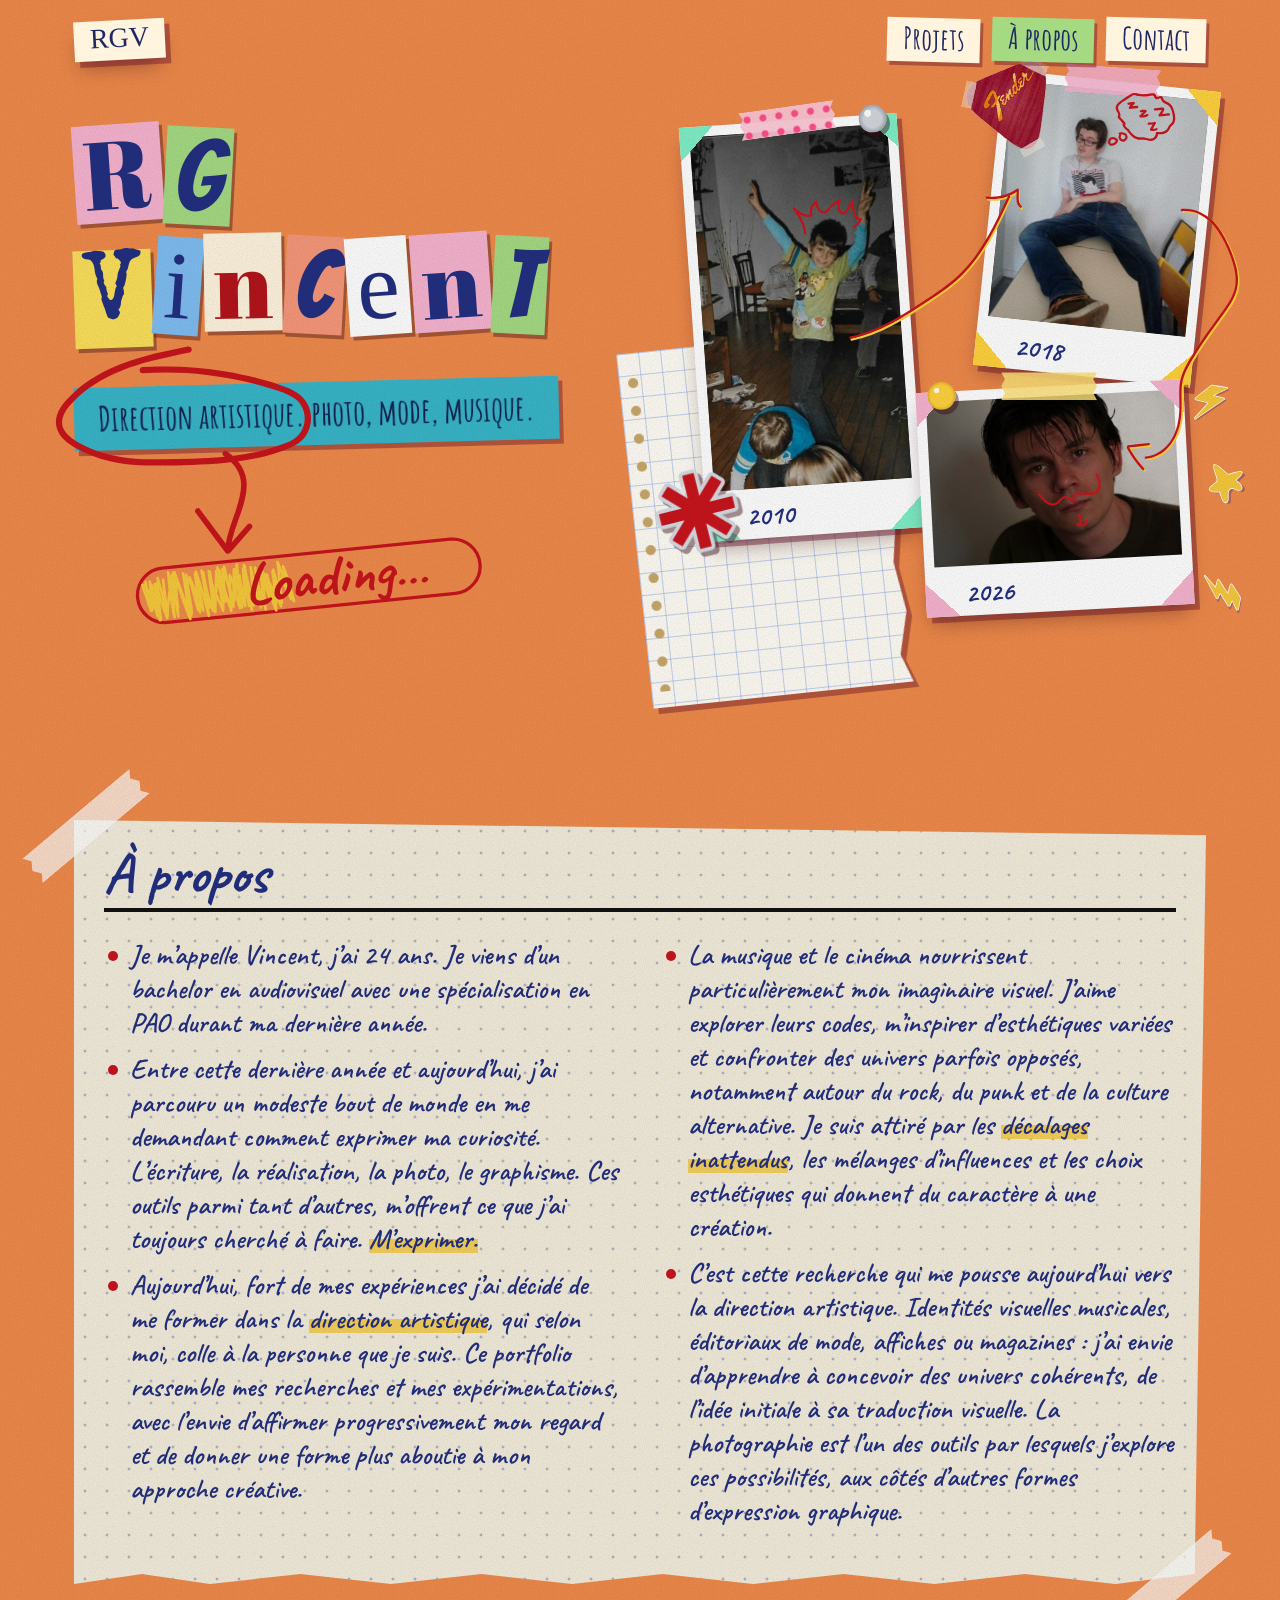
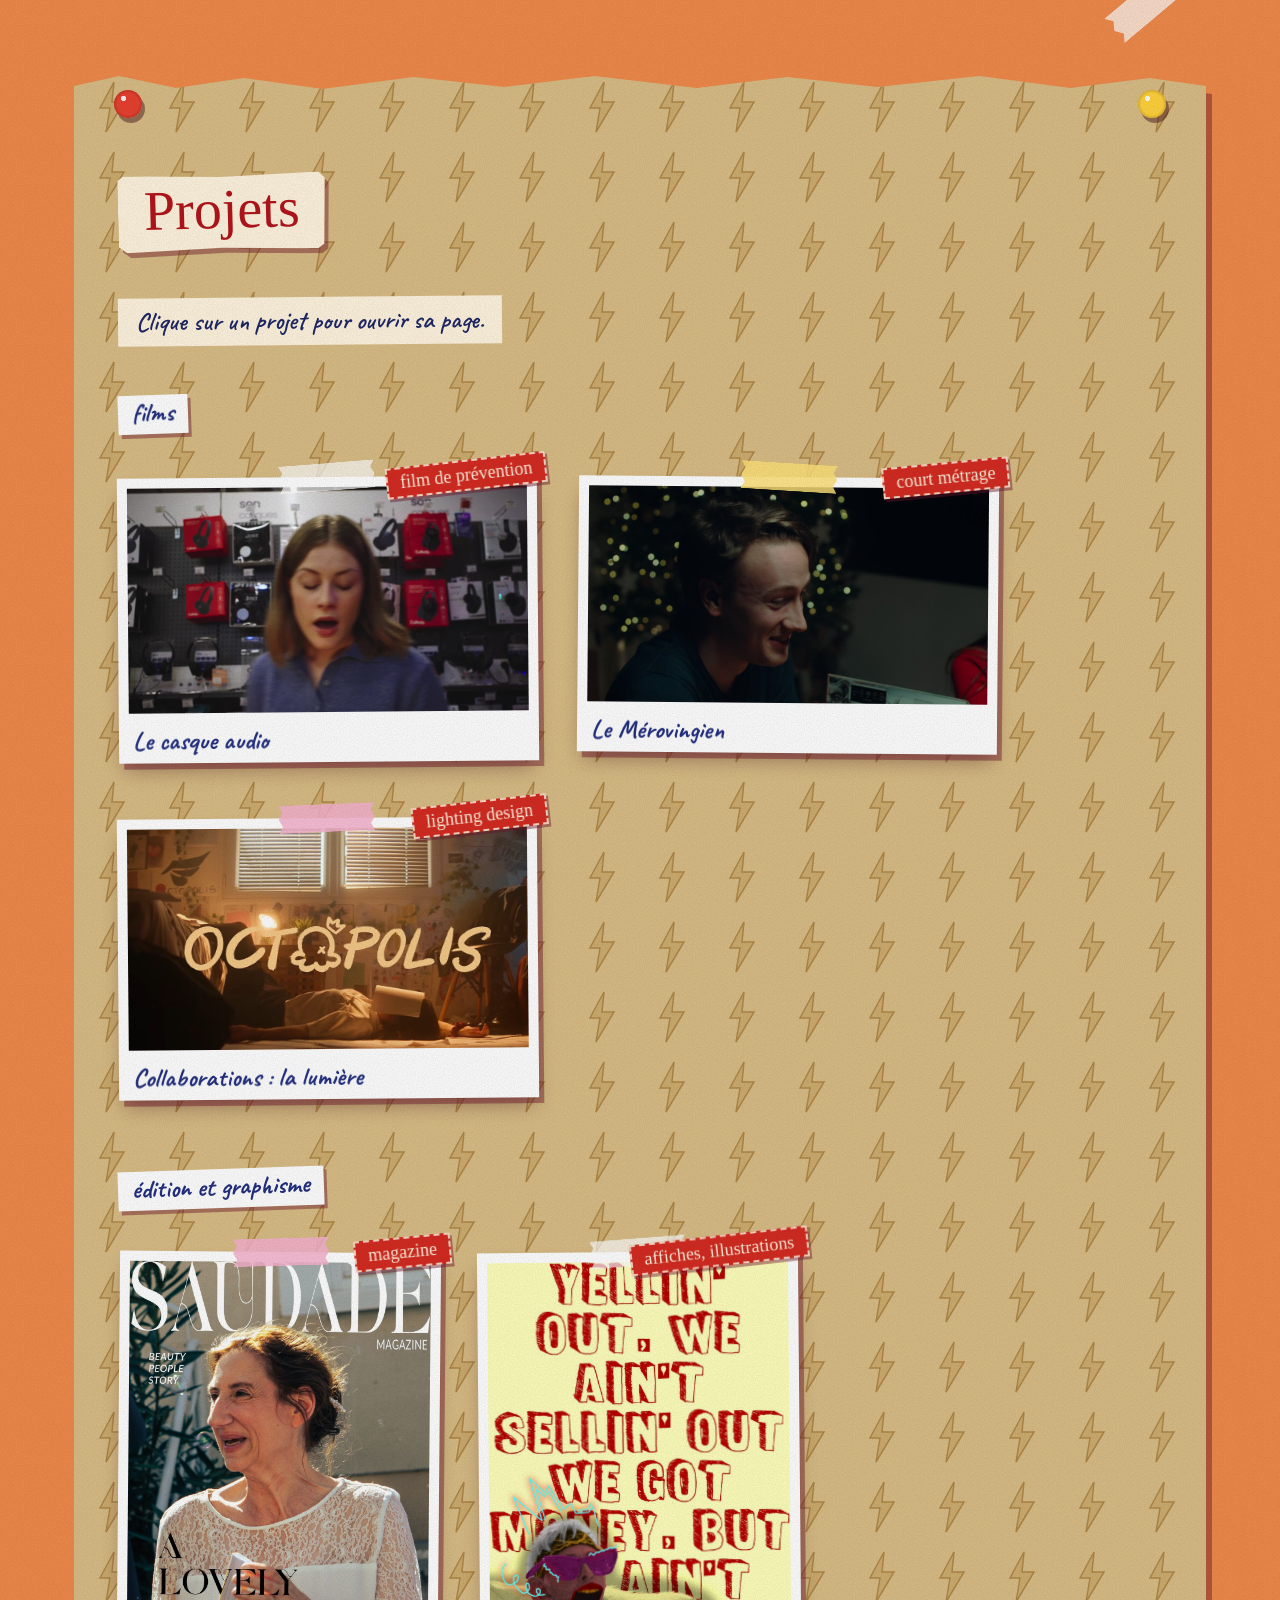
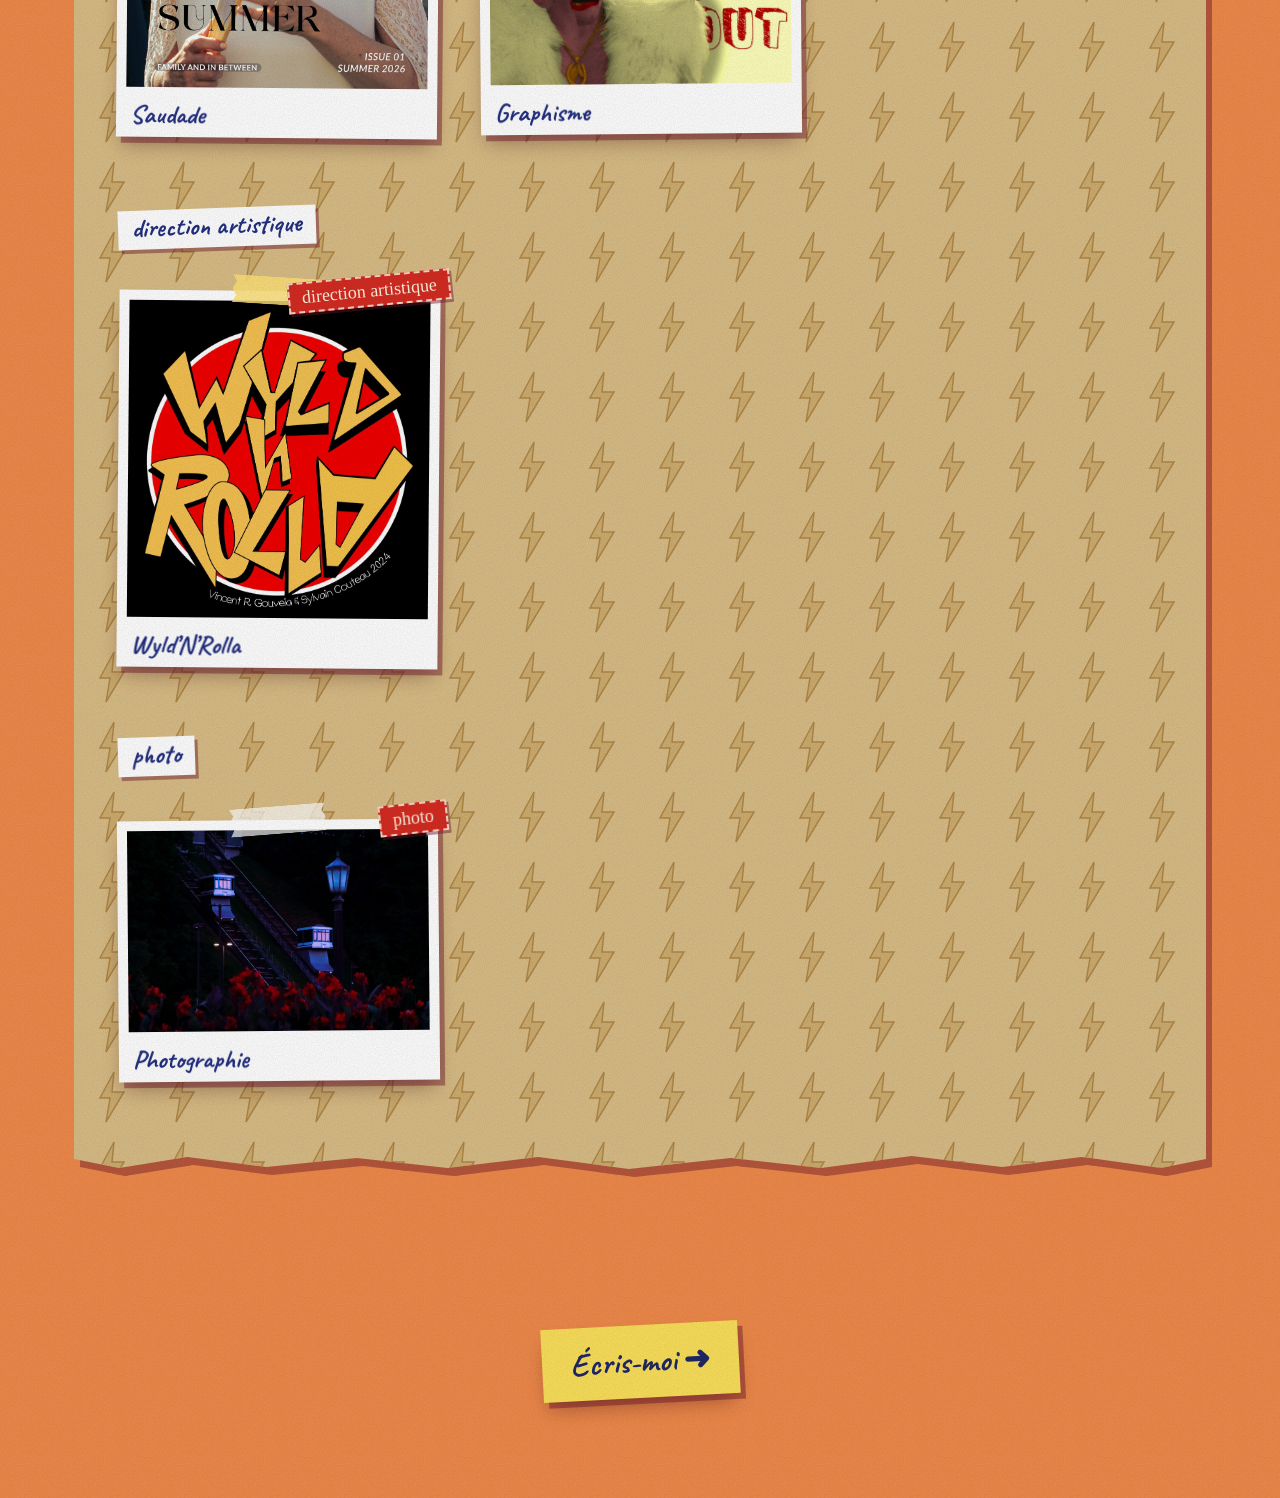
<file: index.html>
<!doctype html><html lang="fr"><head><meta charset="utf-8"><meta name="robots" content="noindex,nofollow"><title>Portfolio RG Vincent</title><meta http-equiv="refresh" content="0;url=Main.dc.html"><script>location.replace('Main.dc.html'+location.hash)</script></head><body></body></html>
</file>
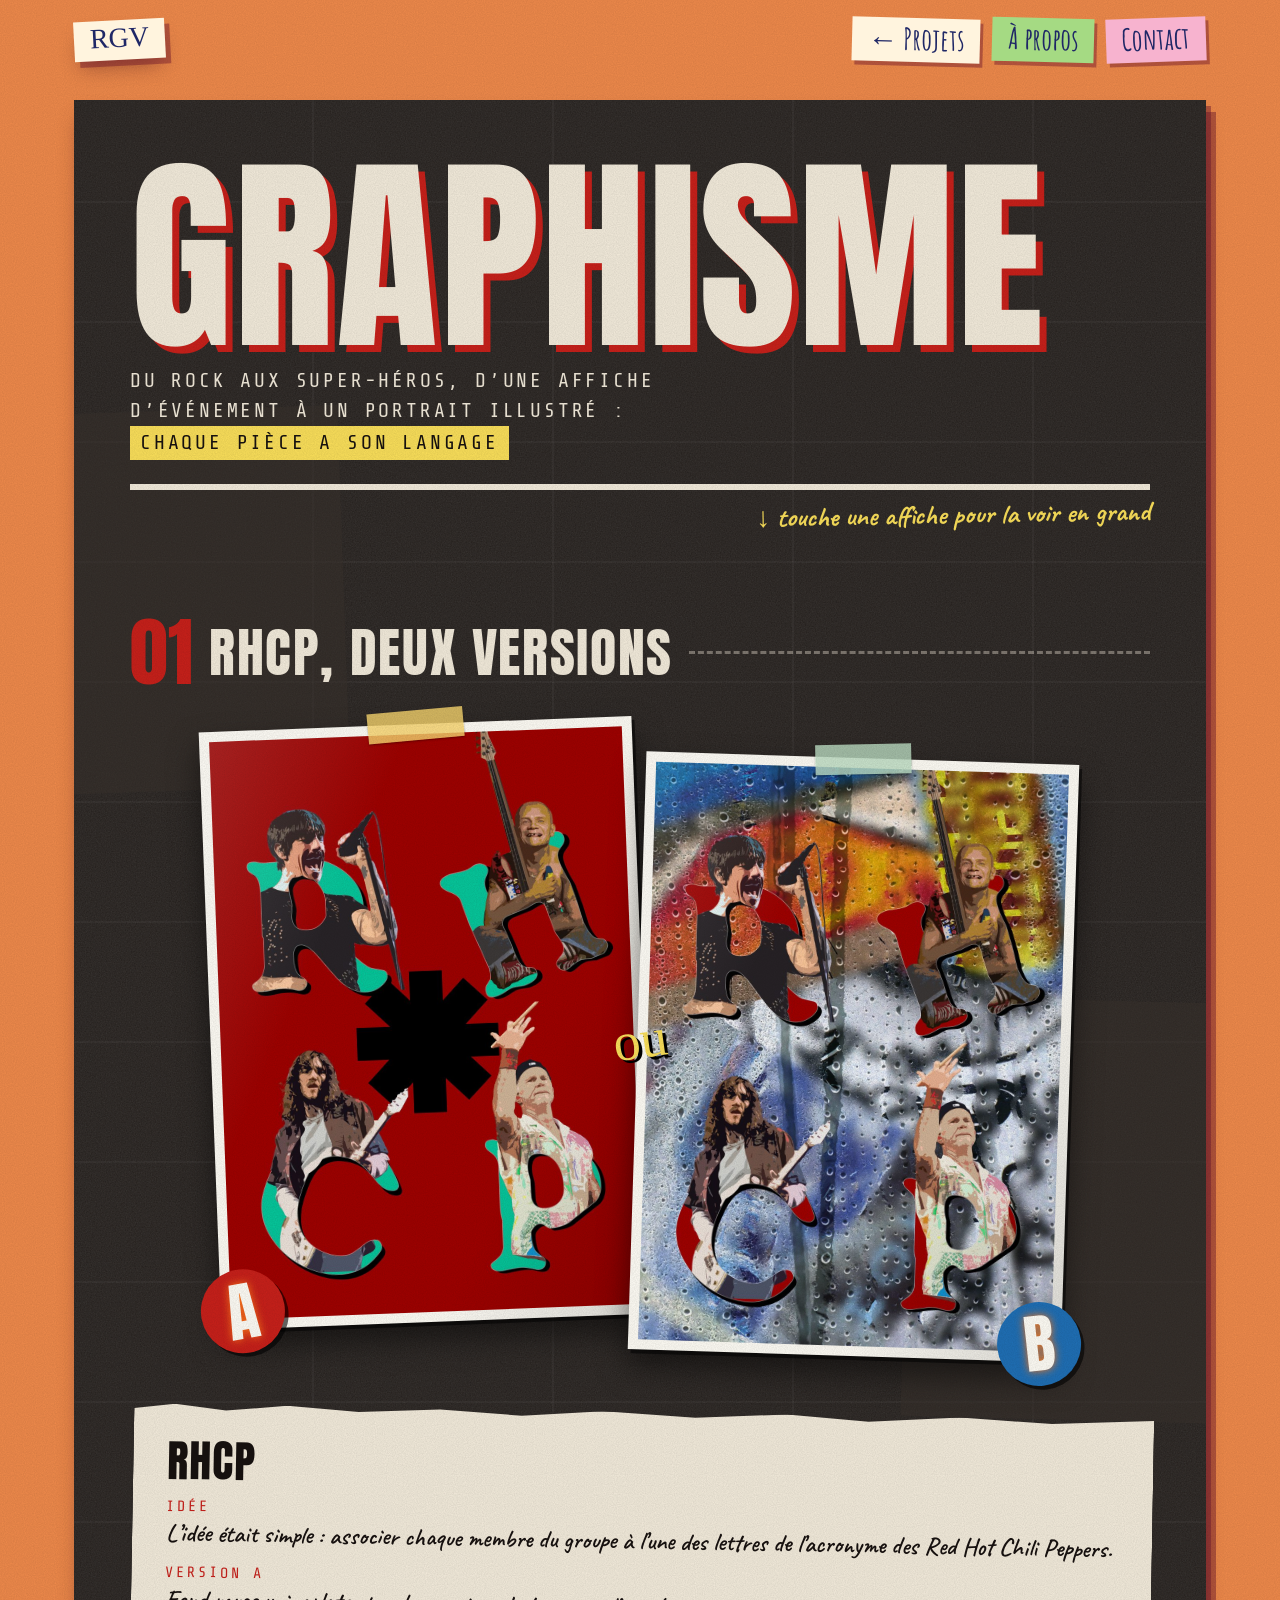
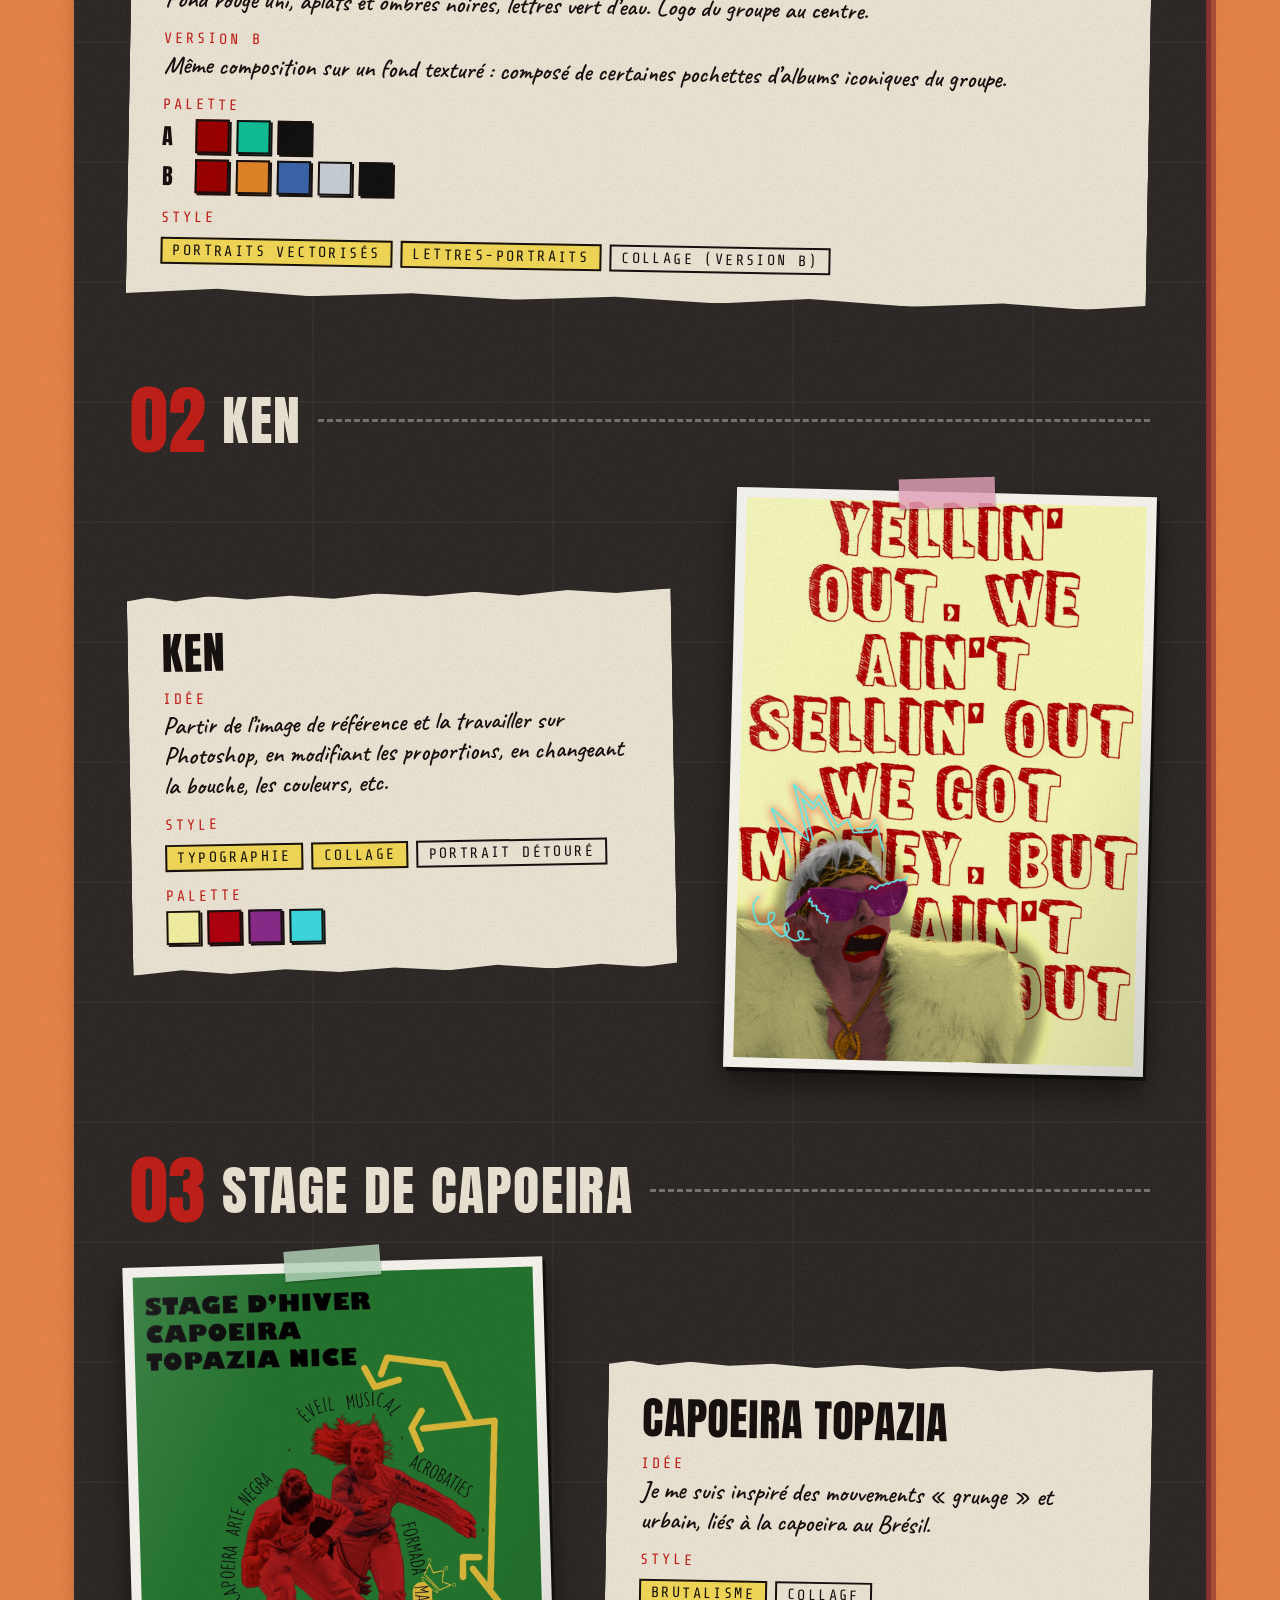
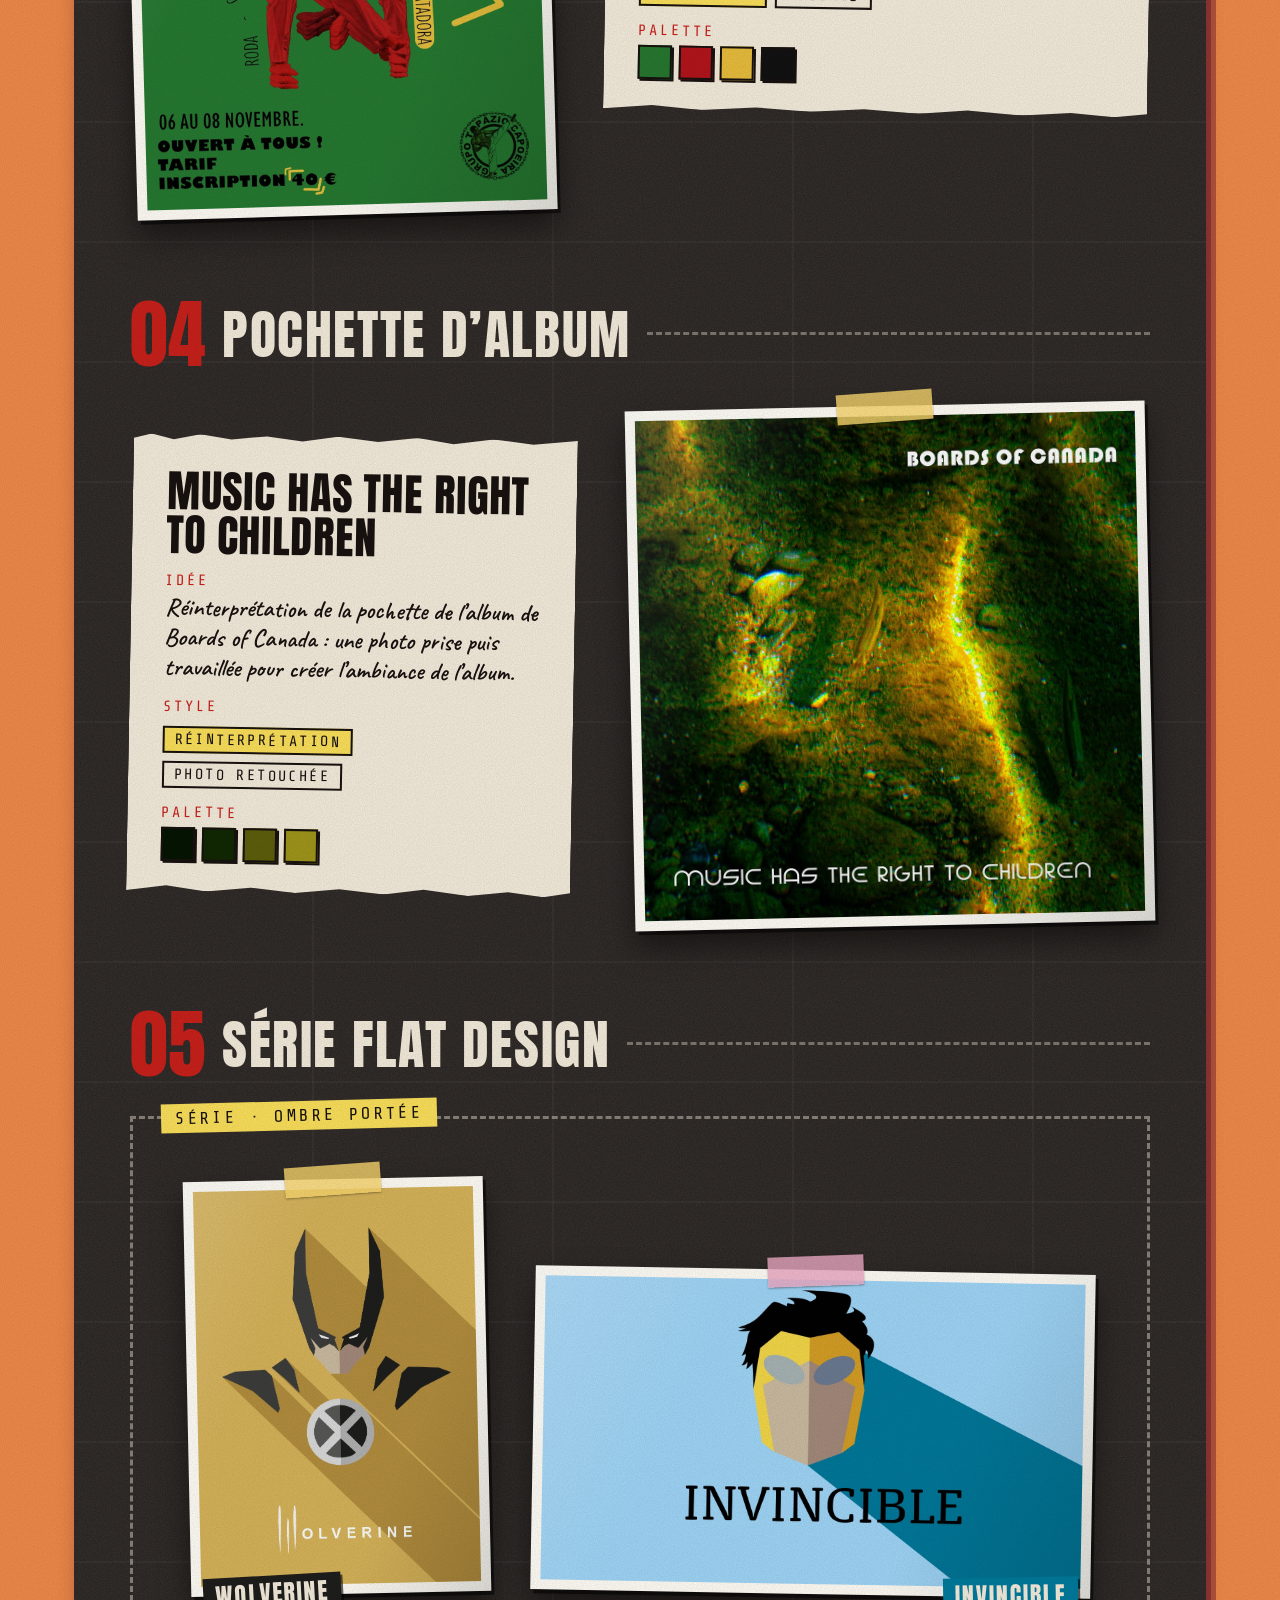
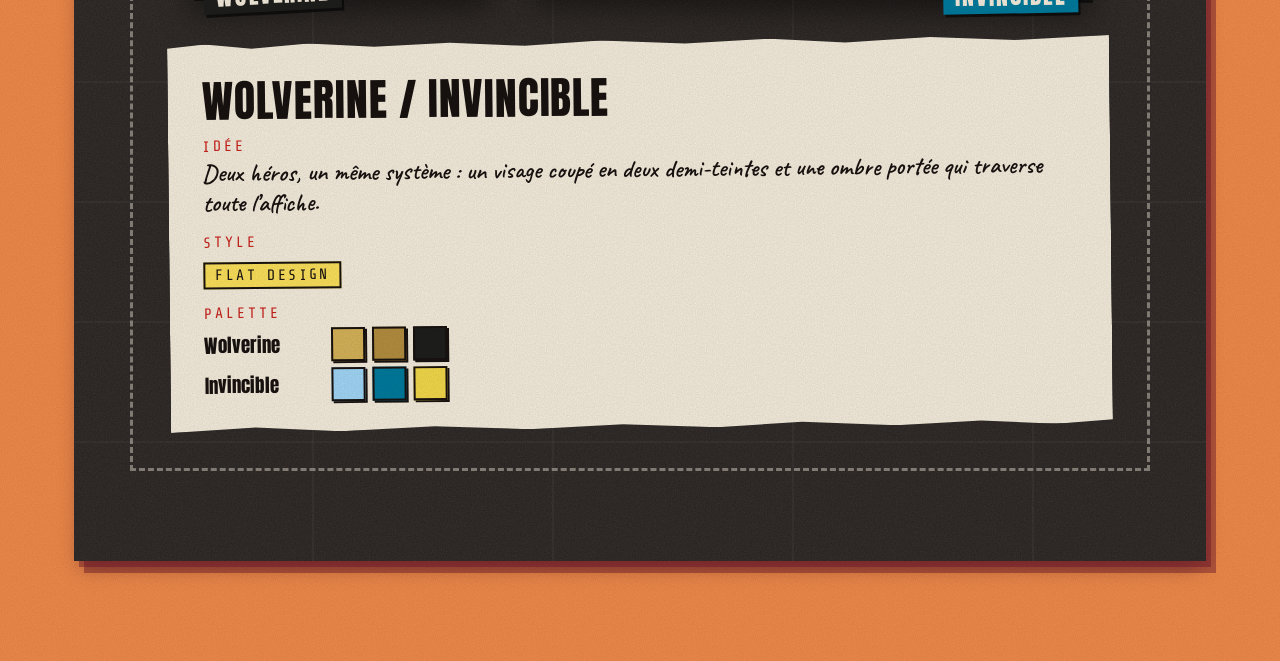
<file: Affiches.dc.html>
<!doctype html>
<html lang="fr">
<head>
<meta charset="utf-8">
<meta name="robots" content="noindex,nofollow">
<title>Graphisme, portfolio RG Vincent</title>
<script src="./support.js"></script>
<link rel="stylesheet" href="_blob/4cbc644556d05825dd1c4a19bdfaa5db.css">
</head>
<body>
<x-dc>
<helmet>
<link href="https://fonts.googleapis.com/css2?family=Permanent+Marker&amp;family=Amatic+SC:wght@700&amp;family=Caveat:wght@500;600;700&amp;family=Anton&amp;family=Share+Tech+Mono&amp;display=swap" rel="stylesheet">
<style>
body{margin:0}
.wall{position:relative;background:#26211e url("data:image/svg+xml;utf8,<svg xmlns='http://www.w3.org/2000/svg' width='300' height='300'><filter id='n'><feTurbulence type='fractalNoise' baseFrequency='.8' numOctaves='3' stitchTiles='stitch'/><feColorMatrix values='0 0 0 0 1  0 0 0 0 1  0 0 0 0 1  0 0 0 .09 0'/></filter><rect width='300' height='300' filter='url(%23n)'/></svg>");color:#f4ecdc;padding:70px 56px 90px;box-shadow:var(--lift),10px 12px 0 var(--hard);overflow:hidden}
.wall:before{content:"";position:absolute;inset:0;background:repeating-linear-gradient(90deg,transparent 0 238px,rgba(255,255,255,.035) 238px 240px),repeating-linear-gradient(0deg,transparent 0 118px,rgba(255,255,255,.035) 118px 120px);pointer-events:none}
.wall>*{position:relative}
.ghost{position:absolute!important;background:#3a322c;opacity:.55;transform:rotate(var(--r,0deg))}
.mast{display:flex;align-items:flex-end;justify-content:space-between;gap:24px;flex-wrap:wrap;border-bottom:6px solid #f4ecdc;padding-bottom:18px}
.mast h1{margin:0;font:400 210px/.82 Anton,sans-serif;letter-spacing:.01em;text-transform:uppercase;color:#f4ecdc;text-shadow:7px 7px 0 #c8201a}
.mast .mt{font:20px/1.5 'Share Tech Mono',monospace;letter-spacing:.14em;text-transform:uppercase;text-align:right;color:#f4ecdc}
.mast .mt b{display:inline-block;background:#fbe05a;color:#17110f;padding:2px 10px;font-weight:400;margin-bottom:6px}
.blk{margin-top:80px}
.bh{display:flex;align-items:center;gap:16px;flex-wrap:wrap;margin-bottom:34px}
.bh .no{font:400 76px/1 Anton,sans-serif;color:#c8201a}
.bh h3{margin:0;font:400 54px/1 Anton,sans-serif;text-transform:uppercase;letter-spacing:.03em;color:#f4ecdc}
.bh .ln{flex:1;min-width:40px;border-bottom:3px dashed rgba(244,236,220,.4)}
.row{display:flex;gap:56px;align-items:center;flex-wrap:wrap}
.pair{display:flex;gap:0;align-items:flex-start;justify-content:center;flex:0 1 860px;margin:0 auto}
.ps{position:relative;flex:1 1 0;min-width:0;background:#fffdf6;padding:10px 10px 10px;box-shadow:3px 4px 0 rgba(0,0,0,.55),0 16px 30px rgba(0,0,0,.5);cursor:zoom-in;transition:transform .2s}
.ps img{display:block;width:100%;height:auto}
.ps:hover{transform:scale(1.025) rotate(0deg)!important;z-index:5}
.ps.solo{flex:0 1 420px}
.ps:after{content:"";position:absolute;inset:0;background:linear-gradient(115deg,rgba(255,255,255,.14),transparent 30%,transparent 70%,rgba(0,0,0,.12));pointer-events:none}
.tp{position:absolute;width:96px;height:30px;background:rgba(250,215,110,.82);left:50%;top:-14px;margin-left:-48px;transform:rotate(-3deg);box-shadow:0 1px 2px rgba(0,0,0,.35);z-index:3}
.tp.g{background:rgba(190,222,196,.82)}
.tp.p{background:rgba(238,170,196,.82)}
.stamp{position:absolute;z-index:4;font:400 64px/1 Anton,sans-serif;color:#fffdf6;background:#c8201a;width:84px;height:84px;display:grid;place-items:center;border-radius:50%;box-shadow:3px 4px 0 rgba(0,0,0,.6);left:-20px;bottom:-24px;transform:rotate(-8deg)}
.stamp.b{background:#1f6fb5;left:auto;right:-20px}
.ou{position:relative;z-index:6;align-self:center;font:400 54px/1 'Permanent Marker',cursive;color:#fbe05a;margin:0 -30px;transform:rotate(-8deg);text-shadow:3px 3px 0 #000}
.fiche{flex:1 1 330px;min-width:290px;background:#f4ecdc;color:#17110f;padding:34px 34px 30px;box-shadow:3px 4px 0 rgba(0,0,0,.55),0 16px 30px rgba(0,0,0,.45);position:relative;transform:rotate(1deg);clip-path:polygon(0 1%,4% 0,9% 1.2%,15% 0,22% 1%,30% .2%,38% 1.2%,46% 0,55% 1%,64% 0,72% 1.2%,81% 0,90% 1%,100% 0,100% 99%,94% 100%,86% 99%,77% 100%,67% 98.8%,58% 100%,48% 99%,38% 100%,28% 99%,18% 100%,9% 98.8%,0 100%)}
.fiche h4{margin:0 0 14px;font:400 44px/1 Anton,sans-serif;text-transform:uppercase;letter-spacing:.02em}
.fiche dl{margin:0}
.fiche dt{font:15px 'Share Tech Mono',monospace;letter-spacing:.2em;text-transform:uppercase;color:#c8201a;margin-top:16px}
.fiche dd{margin:3px 0 0;font:600 25px/1.2 Caveat,cursive;color:#17110f}
.sw{display:flex;gap:7px;margin-top:6px}
.sw i{width:34px;height:34px;border:2px solid #17110f;display:block;box-shadow:2px 2px 0 #17110f}
.fiche .lbl{display:inline-block;font:15px 'Share Tech Mono',monospace;letter-spacing:.16em;text-transform:uppercase;border:2px solid #17110f;padding:3px 10px;margin:8px 8px 0 0;background:#fbe05a}
.fiche .lbl.d{background:transparent}
.serie{position:relative;border:3px dashed rgba(244,236,220,.45);padding:60px 36px 40px;display:flex;flex-wrap:wrap;justify-content:center}
.stag{position:absolute;left:28px;top:-18px;background:#fbe05a;color:#17110f;font:17px 'Share Tech Mono',monospace;letter-spacing:.2em;text-transform:uppercase;padding:5px 14px;transform:rotate(-1.5deg)}
.sw2{display:flex;gap:46px;align-items:flex-end;justify-content:center;flex-wrap:wrap;width:100%}
.lt{position:absolute;left:12px;bottom:-16px;z-index:4;background:#1d1d1b;color:#f4ecdc;font:400 24px/1 Anton,sans-serif;letter-spacing:.08em;text-transform:uppercase;padding:6px 12px;transform:rotate(-2deg);box-shadow:2px 3px 0 rgba(0,0,0,.6)}
.lt.r{left:auto;right:12px;background:#007a9c}
.sw em{font:400 22px/34px Anton,sans-serif;font-style:normal;width:26px;color:#17110f}
.hint{margin-top:34px;font:700 28px/1 Caveat,cursive;color:#fbe05a;transform:rotate(-1deg)}
.av{display:none;position:fixed;inset:0;z-index:100;overscroll-behavior:contain;background:rgba(14,10,8,.9);align-items:center;justify-content:center;padding:3vh 3vw;box-sizing:border-box}
.avin{position:relative;width:min(1120px,100%);background:#26211e url("data:image/svg+xml;utf8,<svg xmlns='http://www.w3.org/2000/svg' width='300' height='300'><filter id='n'><feTurbulence type='fractalNoise' baseFrequency='.8' numOctaves='3' stitchTiles='stitch'/><feColorMatrix values='0 0 0 0 1  0 0 0 0 1  0 0 0 0 1  0 0 0 .09 0'/></filter><rect width='300' height='300' filter='url(%23n)'/></svg>");padding:16px 24px 18px;box-shadow:0 30px 60px rgba(0,0,0,.6);color:#f4ecdc}
.avb{display:flex;justify-content:space-between;align-items:center;gap:14px;margin-bottom:12px;flex-wrap:wrap}
.avc{font:400 34px/1 Anton,sans-serif;letter-spacing:.04em;text-transform:uppercase;border-left:8px solid #c8201a;padding-left:14px}
.avc small{font:16px 'Share Tech Mono',monospace;letter-spacing:.16em;margin-left:14px;color:#fbe05a}
.avx{font:20px 'Share Tech Mono',monospace;background:#fbe05a;color:#17110f;border:0;padding:6px 16px;cursor:pointer;box-shadow:3px 4px 0 #000}
.avs{display:flex;align-items:center;gap:20px}
.avi{flex:1;min-width:0;height:var(--sh,520px);display:flex;align-items:center;justify-content:center;gap:34px}
.avi .pp{position:relative;background:#fffdf6;padding:9px;box-shadow:3px 4px 0 rgba(0,0,0,.6),0 14px 40px rgba(0,0,0,.7)}
.avi img{display:block;max-height:calc(var(--sh,520px) - 18px);max-width:100%;width:auto;height:auto}
.avi .note{display:none;width:250px;flex:0 0 250px;background:#f4ecdc;color:#17110f;padding:22px 22px 20px;box-shadow:3px 4px 0 rgba(0,0,0,.6);transform:rotate(1.2deg)}
.avi .note b{display:block;font:15px 'Share Tech Mono',monospace;letter-spacing:.2em;text-transform:uppercase;color:#c8201a;margin-bottom:6px}
.avi .note p{margin:0 0 12px;font:600 23px/1.2 Caveat,cursive}
.avn{flex:0 0 64px;width:64px;height:64px;border:0;background:#f4ecdc;color:#17110f;font:400 40px/1 Anton,sans-serif;box-shadow:3px 4px 0 #000;cursor:pointer;padding:0 0 4px}
.avn:hover{background:#fbe05a}
.avt{display:flex;gap:12px;justify-content:center;margin-top:14px}
.avt button{border:3px solid transparent;background:none;padding:0;cursor:pointer;opacity:.5;position:relative}
.avt button.on{border-color:#fbe05a;opacity:1}
.avt img{display:block;height:60px;width:auto}
.avt span{position:absolute;left:0;bottom:0;background:#c8201a;color:#fff;font:14px 'Share Tech Mono',monospace;padding:0 5px}
@media (max-width:900px){.mast h1{font-size:110px}.wall{padding:50px 22px 70px}.avi{height:var(--sh,420px)}.avi .note{display:none}.avn{flex-basis:44px;width:44px;height:44px;font-size:28px}.pair{flex-basis:100%}}
.sb>div:first-child{z-index:40 !important}
.ddm{position:relative;display:inline-block}
.ddp{display:none;position:absolute;top:100%;left:0;padding-top:12px;z-index:60;min-width:250px}
.ddm:hover>.ddp,.ddm:focus-within>.ddp{display:block}
.ddi{display:flex;flex-direction:column;align-items:flex-start;gap:8px}
.ddp a{display:block;white-space:nowrap;font:700 28px/1 'Amatic SC',cursive;text-decoration:none;color:var(--navy);background:var(--paper);padding:6px 16px 8px;box-shadow:3px 4px 0 var(--hard);transform:rotate(-1.2deg)}
.ddp a:nth-child(even){transform:rotate(1.1deg)}
.ddp a:first-child{background:var(--yel)}
.ddp a:hover,.ddp a:focus-visible{background:var(--yel)}
</style>
</helmet>
<div class="sb" style="background: #f08a4b; width: 100%">
<div style="max-width: 1180px; margin: 0 auto; padding: 18px 24px; display: flex; justify-content: space-between; align-items: center; flex-wrap: wrap; gap: 14px; position: relative; z-index: 2">
<a class="logo" href="Main.dc.html">RGV</a>
<div style="display: flex; gap: 12px; flex-wrap: wrap">
<div class="ddm"><a class="chip" href="Main.dc.html">← Projets</a><div class="ddp"><div class="ddi"><a href="Main.dc.html#projets">Tous les projets</a><a href="Wyld-N-Rolla.dc.html">Wyld’N’Rolla</a><a href="Le-Merovingien.dc.html">Le Mérovingien</a><a href="Casque-audio.dc.html">Le casque audio</a><a href="Magazine-Saudade.dc.html">Saudade, magazine</a><a href="La-Lumiere.dc.html">La lumière</a><a href="Affiches.dc.html">Graphisme</a><a href="Photos-Galerie.dc.html">Photographie</a></div></div></div>
<a class="chip c" href="Main.dc.html#apropos">À propos</a>
<a class="chip b" href="Contact.dc.html">Contact</a>
</div>
</div>

<div style="max-width: 1180px; margin: 20px auto 0; padding: 0 24px 100px; position: relative; z-index: 2">
<div class="wall">
<span class="ghost" style="--r:-2deg;left:-30px;top:310px;width:300px;height:380px"></span>
<span class="ghost" style="--r:1.5deg;right:-40px;top:900px;width:340px;height:420px"></span>

<div class="mast">
<h1>Graphisme</h1>
<div class="mt" style="width: 648px; text-align: start">Du rock aux super-héros, d’une affiche d’événement à un portrait illustré :<br><b>chaque pièce a son langage</b></div>
</div>
<p class="hint" style="margin: 16px 0 0; text-align: right">↓ touche une affiche pour la voir en grand</p>

<div class="blk">
<div class="bh"><span class="no">01</span><h3>RHCP, deux versions</h3><span class="ln"></span></div>
<div class="row">
<div class="pair">
<div class="ps" data-aff="0" style="transform: rotate(-2.2deg)"><span class="tp"></span><img src="_blob/f85331cb7534e402b793771463b81993.jpg" alt="Affiche RHCP, version A, fond rouge uni"><span class="stamp">A</span></div>
<span class="ou">ou</span>
<div class="ps" data-aff="1" style="transform: rotate(1.8deg); margin-top: 34px"><span class="tp g"></span><img src="_blob/d5607f58bc54ab602ef0a593dee0c272.jpg" alt="Affiche RHCP, version B, fond texturé"><span class="stamp b">B</span></div>
</div>
<div class="fiche" style="flex-basis: 100%">
<h4>RHCP</h4>
<dl>
<dt>Idée</dt><dd>L’idée était simple : associer chaque membre du groupe à l’une des lettres de l’acronyme des Red Hot Chili Peppers.</dd>
<dt>Version A</dt><dd>Fond rouge uni, aplats et ombres noires, lettres vert d’eau. Logo du groupe au centre.</dd>
<dt>Version B</dt><dd>Même composition sur un fond texturé : composé de certaines pochettes d’albums iconiques du groupe.</dd>
<dt>Palette</dt><dd><span class="sw"><em>A</em><i style="background:#a00000"></i><i style="background:#0fc59b"></i><i style="background:#111"></i></span><span class="sw"><em>B</em><i style="background:#a00000"></i><i style="background:#e8892a"></i><i style="background:#3d68b0"></i><i style="background:#cfd6dc"></i><i style="background:#111"></i></span></dd>
<dt>Style</dt><dd><span class="lbl">portraits vectorisés</span><span class="lbl">lettres-portraits</span><span class="lbl d">collage (version B)</span></dd>
</dl>
</div>
</div>
</div>

<div class="blk">
<div class="bh"><span class="no">02</span><h3>Ken</h3><span class="ln"></span></div>
<div class="row" style="flex-direction: row-reverse">
<div class="pair" style="flex-basis: 420px">
<div class="ps solo" data-aff="2" style="transform: rotate(1.4deg)"><span class="tp p"></span><img src="_blob/40826db62dc4d0ea805403a380ec10da.jpg" alt="Affiche Ken, typographie et portrait détouré"></div>
</div>
<div class="fiche" style="transform: rotate(-1deg)">
<h4>Ken</h4>
<dl>
<dt>Idée</dt><dd>Partir de l’image de référence et la travailler sur Photoshop, en modifiant les proportions, en changeant la bouche, les couleurs, etc.</dd>
<dt>Style</dt><dd><span class="lbl">typographie</span><span class="lbl">collage</span><span class="lbl d">portrait détouré</span></dd>
<dt>Palette</dt><dd><span class="sw"><i style="background:#fbf8a8"></i><i style="background:#b5000f"></i><i style="background:#8e2c8e"></i><i style="background:#3fe0e8"></i></span></dd>
</dl>
</div>
</div>
</div>

<div class="blk">
<div class="bh"><span class="no">03</span><h3>Stage de capoeira</h3><span class="ln"></span></div>
<div class="row">
<div class="pair" style="flex-basis: 420px">
<div class="ps solo" data-aff="3" style="transform: rotate(-1.6deg)"><span class="tp g"></span><img src="_blob/fba16480c0886d6a7283aa309714bfc5.jpg" alt="Affiche du stage d’hiver de capoeira Topazia Nice"></div>
</div>
<div class="fiche" style="transform: rotate(1deg)">
<h4>Capoeira Topazia</h4>
<dl>
<dt>Idée</dt><dd>Je me suis inspiré des mouvements « grunge » et urbain, liés à la capoeira au Brésil.</dd>
<dt>Style</dt><dd><span class="lbl">brutalisme</span><span class="lbl d">collage</span></dd>
<dt>Palette</dt><dd><span class="sw"><i style="background:#26772f"></i><i style="background:#b3141b"></i><i style="background:#e8bd3c"></i><i style="background:#111"></i></span></dd>
</dl>
</div>
</div>
</div>

<div class="blk">
<div class="bh"><span class="no">04</span><h3>Pochette d’album</h3><span class="ln"></span></div>
<div class="row" style="flex-direction: row-reverse">
<div class="pair" style="flex-basis: 520px">
<div class="ps solo" data-aff="6" style="transform: rotate(-1.2deg); flex-basis: 520px"><span class="tp"></span><img src="_blob/f02637b48146df6428adf6191054c6fa.jpg" alt="Réinterprétation de la pochette de Music Has the Right to Children, Boards of Canada"></div>
</div>
<div class="fiche" style="transform: rotate(1deg)">
<h4>Music Has the Right to Children</h4>
<dl>
<dt>Idée</dt><dd>Réinterprétation de la pochette de l’album de Boards of Canada : une photo prise puis travaillée pour créer l’ambiance de l’album.</dd>
<dt>Style</dt><dd><span class="lbl">réinterprétation</span><span class="lbl d">photo retouchée</span></dd>
<dt>Palette</dt><dd><span class="sw"><i style="background:#051502"></i><i style="background:#102802"></i><i style="background:#5e5e0c"></i><i style="background:#9f951a"></i></span></dd>
</dl>
</div>
</div>
</div>

<div class="blk">
<div class="bh"><span class="no">05</span><h3>Série flat design</h3><span class="ln"></span></div>
<div class="serie">
<span class="stag">série · ombre portée</span>
<div class="sw2">
<div class="ps solo" data-aff="4" style="transform: rotate(-1.2deg); flex-basis: 300px"><span class="tp"></span><img src="_blob/b851d6be9ce7e59288d2ecf1b36d4bef.jpg" alt="Affiche Wolverine en flat design"><span class="lt">Wolverine</span></div>
<div class="ps solo" data-aff="5" style="transform: rotate(1deg); flex-basis: 560px"><span class="tp p"></span><img src="_blob/2d02b4c16794b40c4681b3c6f8f5e1f8.jpg" alt="Affiche Invincible en flat design"><span class="lt r">Invincible</span></div>
</div>
<div class="fiche" style="transform: rotate(-.6deg); margin-top: 46px; flex-basis: 100%">
<h4>Wolverine / Invincible</h4>
<dl>
<dt>Idée</dt><dd>Deux héros, un même système : un visage coupé en deux demi-teintes et une ombre portée qui traverse toute l’affiche.</dd>
<dt>Style</dt><dd><span class="lbl">flat design</span></dd>
<dt>Palette</dt><dd><span class="sw"><em style="width:120px;font-size:19px">Wolverine</em><i style="background:#d5b258"></i><i style="background:#b28d3e"></i><i style="background:#1d1d1b"></i></span><span class="sw"><em style="width:120px;font-size:19px">Invincible</em><i style="background:#a0d6f6"></i><i style="background:#007a9c"></i><i style="background:#f3d84a"></i></span></dd>
</dl>
</div>
</div>
</div>

</div>
</div>
</div>

<div class="av" id="av">
<div class="avin" id="avin">
<div class="avb"><span class="avc" id="av-c"></span><button class="avx" id="av-x" type="button">✕ fermer</button></div>
<div class="avs"><button class="avn" id="av-p" type="button" aria-label="Affiche précédente">‹</button><div class="avi"><div class="pp"><img id="av-i" alt=""></div><div class="note" id="av-n"></div></div><button class="avn" id="av-nx" type="button" aria-label="Affiche suivante">›</button></div>
<div class="avt" id="av-t"></div>
</div>
</div>
</x-dc>
<script type="text/x-dc" data-dc-script data-props='{"$preview":{"width":1280,"height":6200}}'>
class Component extends DCLogic {
renderVals() {
return {};
}
componentDidMount() {
const $ = (id) => document.getElementById(id);
const av = $('av'), im = $('av-i'), cap = $('av-c'), th = $('av-t'), nt = $('av-n');
if (!av || !im) return;
const D = [
{ t: 'RHCP', v: 'version A', k: 'A', n: ['Version A', 'Fond rouge uni, aplats et ombres noires.', 'Style', 'pop art, portraits vectorisés'] },
{ t: 'RHCP', v: 'version B', k: 'B', n: ['Version B', 'Même composition, fond graffiti avec gouttes de condensation.', 'Style', 'pop art, portraits vectorisés, texture'] },
{ t: 'Ken', v: '', k: 'K', n: ['Typographie et collage', 'Lettres hachurées plein cadre, portrait détouré collé par-dessus.', 'Style', 'typographie, collage'] },
{ t: 'Capoeira Topazia', v: '', k: 'C', n: ['Stage d’hiver, Nice', 'Duotone rouge sur vert, flèches jaunes, mots en arc.', 'Style', 'duotone, collage, typographie'] },
{ t: 'Music Has the Right to Children', v: 'pochette', k: 'P', n: ['Réinterprétation', 'Pochette d’album, d’après Boards of Canada.', 'Style', 'réinterprétation, photo retouchée'] },
{ t: 'Wolverine', v: 'série flat design', k: 'W', n: ['Série flat design', 'Visage géométrique en deux demi-teintes, ombre portée longue.', 'Style', 'flat design, ombre longue'] },
{ t: 'Invincible', v: 'série flat design', k: 'I', n: ['Série flat design', 'Même système, format paysage.', 'Style', 'flat design, ombre longue'] }
];
const items = Array.prototype.slice.call(document.querySelectorAll('.ps'));
const src = (el) => el.querySelector('img').getAttribute('src');
let cur = 0, open = false;
th.innerHTML = '';
const tb = items.map((el, i) => {
const b = document.createElement('button');
b.type = 'button';
const t = document.createElement('img');
t.src = src(el); t.alt = '';
b.appendChild(t);
const s = document.createElement('span'); s.textContent = D[i].k; b.appendChild(s);
b.onclick = () => show(i);
th.appendChild(b);
return b;
});
const show = (i) => {
cur = (i + items.length) % items.length;
const d = D[cur];
im.src = src(items[cur]);
im.alt = items[cur].querySelector('img').getAttribute('alt') || '';
cap.innerHTML = '';
cap.appendChild(document.createTextNode(d.t));
const sm = document.createElement('small'); sm.textContent = (d.v ? d.v + '  ' : '') + (cur + 1) + '/' + items.length; cap.appendChild(sm);
nt.innerHTML = '';
[[0, d.n[0]], [1, d.n[1]], [2, d.n[2]], [3, d.n[3]]].forEach((p) => {
if (p[0] % 2 === 0) { const b = document.createElement('b'); b.textContent = p[1]; nt.appendChild(b); }
else { const q = document.createElement('p'); q.textContent = p[1]; nt.appendChild(q); }
});
tb.forEach((b, k) => b.classList.toggle('on', k === cur));
};
const openAt = (i) => {
open = true;
show(i);
const sh = Math.max(380, Math.min(680, (window.screen && window.screen.availHeight ? window.screen.availHeight : 900) - 400));
$('avin').style.setProperty('--sh', sh + 'px');
av.style.display = 'flex';
[60, 300].forEach((t) => setTimeout(() => { try { const w = $('avin'); if (w && open) w.scrollIntoView({ block: 'center', inline: 'center' }); } catch (x) {} }, t));
};
const close = () => {
if (!open) return;
open = false;
av.style.display = 'none';
try { items[cur].scrollIntoView({ block: 'center' }); } catch (e) {}
};
this.afClick = (e) => {
const t = e.target;
if (!t || !t.closest) return;
if (t.closest('#av-x')) { close(); return; }
if (t.closest('#av-p')) { show(cur - 1); return; }
if (t.closest('#av-nx')) { show(cur + 1); return; }
if (t === av) { close(); return; }
if (t.closest('#av')) return;
const el = t.closest('.ps');
if (el) openAt(items.indexOf(el));
};
this.afKey = (e) => {
if (!open) return;
if (e.key === 'ArrowLeft') { show(cur - 1); e.preventDefault(); }
else if (e.key === 'ArrowRight') { show(cur + 1); e.preventDefault(); }
else if (e.key === 'Escape') { close(); }
};
this.afWheel = (e) => {
if (!open || !e.target.closest || !e.target.closest('#av')) return;
e.preventDefault();
const now = Date.now();
if (now - (this.lastW || 0) < 380) return;
this.lastW = now;
show(cur + (e.deltaY > 0 ? 1 : -1));
};
document.addEventListener('wheel', this.afWheel, { passive: false });
document.addEventListener('click', this.afClick);
document.addEventListener('keydown', this.afKey);
}
componentWillUnmount() {
if (this.afClick) document.removeEventListener('click', this.afClick);
if (this.afKey) document.removeEventListener('keydown', this.afKey);
if (this.afWheel) document.removeEventListener('wheel', this.afWheel);
}
}
</script>
</body>
</html>
</file>
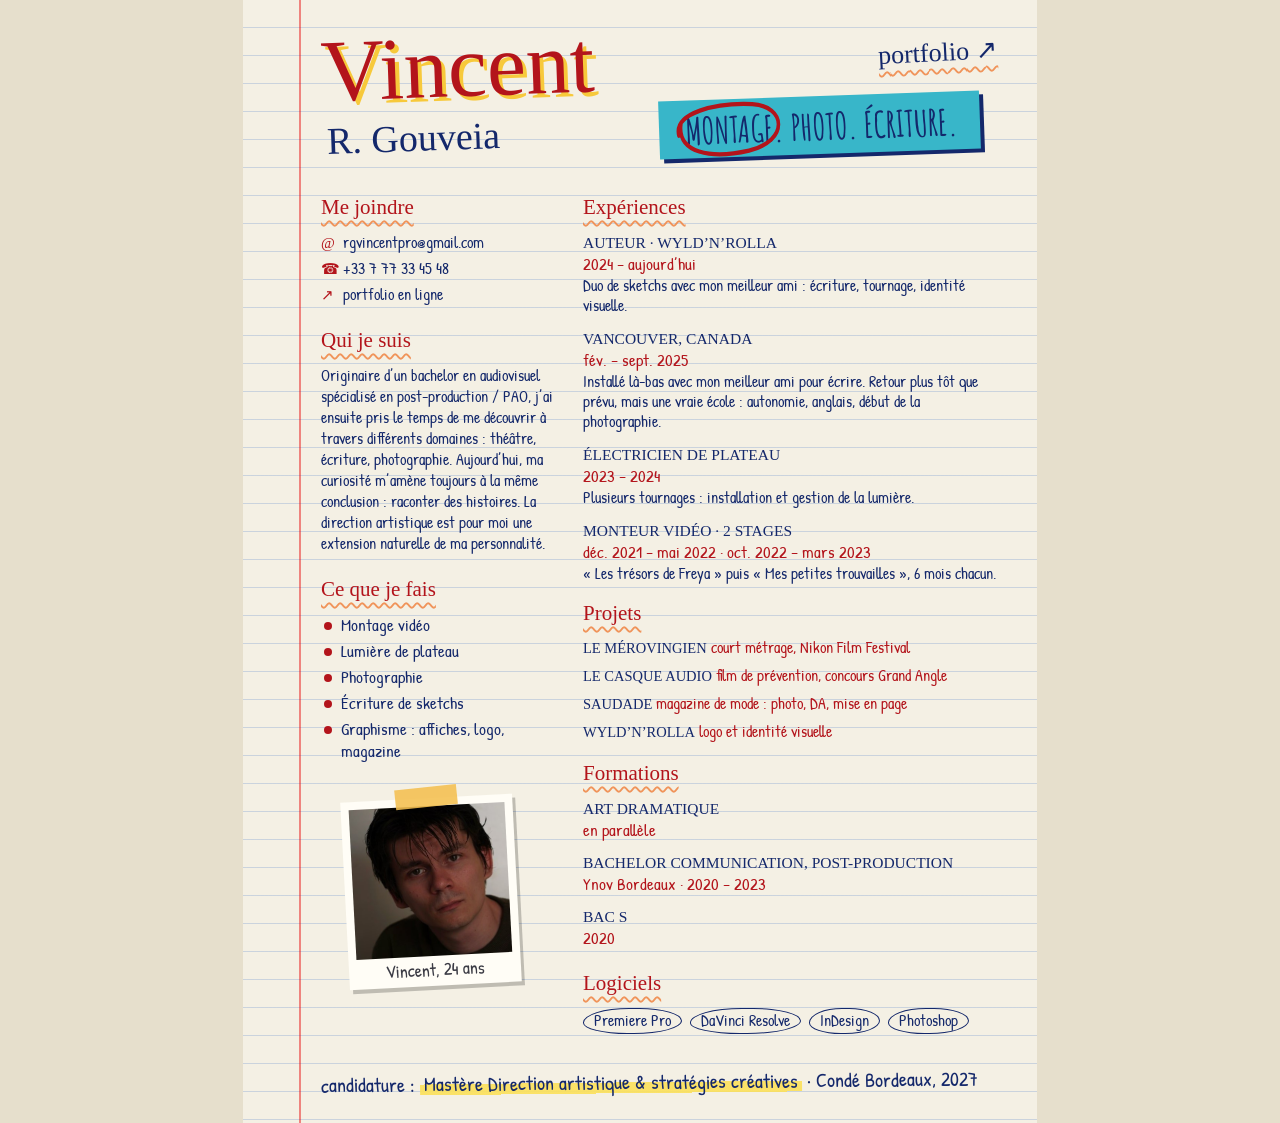
<file: Cv.dc.html>
<!doctype html>
<html lang="fr">
<head>
<meta charset="utf-8">
<meta name="robots" content="noindex,nofollow">
<title>CV, portfolio RG Vincent</title>
<script src="./support.js"></script>
</head>
<body>
<x-dc>
<helmet>
<link href="https://fonts.googleapis.com/css2?family=Patrick+Hand&amp;family=Shadows+Into+Light+Two&amp;family=Permanent+Marker&amp;family=Amatic+SC:wght@700&amp;display=swap" rel="stylesheet">
<style>@page{size:210mm 297mm;margin:0}
html,body{margin:0;background:#e6dfcc}
.cvp{--ink:#14286b;--r:#b3141b;--y:#f7c93b;position:relative;width:794px;height:1123px;margin:0 auto;box-sizing:border-box;overflow:hidden;color:var(--ink);font:400 16px/21px 'Patrick Hand','Comic Sans MS',cursive;background:repeating-linear-gradient(transparent 0 27px,rgba(70,120,200,.24) 27px 28px) #f4f0e4;padding:34px 40px 30px 78px}
.cvp *{box-sizing:border-box}
.cvp:before{content:'';position:absolute;top:0;bottom:0;left:56px;width:2px;background:rgba(230,0,0,.45)}
.cvp a{color:inherit;text-decoration:none}
.hd{position:relative;height:150px}
.hd h1{margin:0;font:400 88px/1 'Permanent Marker',cursive;color:var(--r);text-shadow:4px 4px 0 var(--y);transform:rotate(-2deg);transform-origin:left center;position:absolute;left:0;top:-6px}
.hd .ln{position:absolute;left:6px;top:88px;font:400 38px/1 'Permanent Marker',cursive;color:var(--ink);transform:rotate(-2deg);transform-origin:left center}
.hd .tag{position:absolute;left:338px;top:62px;padding:10px 22px 8px 26px;background:#38b6c9;box-shadow:4px 4px 0 var(--ink);transform:rotate(-2deg);font:700 36px/40px 'Amatic SC',cursive;text-transform:uppercase;color:var(--ink);white-space:nowrap}
.hd .tag i{position:relative;font-style:normal;display:inline-block}
.hd .tag svg{position:absolute;left:-16px;top:-10px;width:calc(100% + 32px);height:calc(100% + 18px);fill:none;stroke:var(--r);stroke-width:3;stroke-linecap:round}
.pl{position:absolute;right:0;top:4px;font:400 26px/30px 'Permanent Marker',cursive;color:var(--r);transform:rotate(-3deg);text-decoration:underline wavy rgba(240,138,75,.9)!important;text-underline-offset:7px;text-decoration-thickness:2px!important}
.pla{position:absolute;right:92px;top:44px;width:44px;height:30px;fill:none;stroke:var(--ink);stroke-width:2;stroke-linecap:round;stroke-linejoin:round}
.cols{display:flex;gap:30px;margin-top:10px}
.cl{flex:0 0 232px;position:relative}
.cr{flex:1;min-width:0}
h2{margin:0 0 12px;display:inline-block;font:400 21px/26px 'Permanent Marker',cursive;color:var(--r);text-decoration:underline wavy rgba(240,138,75,.9);text-underline-offset:6px;text-decoration-thickness:2px}
.blk{margin-bottom:22px}
.ct{margin:0;padding:0;list-style:none}
.ct li{margin:0 0 5px;font-size:16px;line-height:21px;word-break:break-all}
.ct b{display:inline-block;width:22px;font:400 15px 'Permanent Marker',cursive;color:var(--r)}
.ap{margin:0;font:400 16px/21px 'Patrick Hand',cursive}
.fl{margin:0;padding:0;list-style:none}
.fl li{position:relative;padding-left:20px;margin:0 0 4px;font-size:17px;line-height:22px}
.fl li:before{content:'';position:absolute;left:3px;top:8px;width:8px;height:8px;border-radius:50%;background:var(--r)}
.pw{position:relative;height:250px;margin-top:6px}
.ph{position:absolute;left:24px;top:14px;width:172px;background:#fffdf6;padding:8px 8px 30px;transform:rotate(-3deg);box-shadow:3px 4px 0 rgba(0,0,0,.22)}
.ph:before{content:'';position:absolute;top:-11px;left:50%;width:62px;height:20px;margin-left:-31px;background:rgba(244,192,80,.88);transform:rotate(-3deg)}
.ph img{display:block;width:100%;height:150px;object-fit:cover;object-position:50% 20%}
.ph span{position:absolute;left:0;right:0;bottom:6px;text-align:center;font:400 18px/20px 'Patrick Hand',cursive;color:#3b3b44}
.it{margin:0 0 12px}
.it .t{font:400 15.5px/19px 'Permanent Marker',cursive;color:var(--ink);text-transform:uppercase}
.it .m{display:block;font:400 16.5px/20px 'Patrick Hand',cursive;color:var(--r);margin:1px 0 2px}
.it p{margin:0;font-size:15.5px;line-height:20px}
.ln1{margin:0 0 8px;font-size:15.5px;line-height:20px}
.ln1 .t{font:400 14.5px/19px 'Permanent Marker',cursive;text-transform:uppercase}
.ln1 .m{color:var(--r)}
.sk{margin:0;padding:0;list-style:none;display:flex;flex-wrap:wrap;gap:6px 8px}
.sk li{font:400 15.5px/19px 'Patrick Hand',cursive;padding:2px 10px 3px;border:1.8px solid var(--ink);border-radius:50% 46% 52% 48%/60% 52% 55% 45%}
.fin{position:absolute;left:78px;right:40px;bottom:28px;font:400 20px/26px 'Patrick Hand',cursive;color:var(--ink);transform:rotate(-.6deg)}
.fin span{background:linear-gradient(transparent 52%,rgba(251,224,90,.9) 52%,rgba(251,224,90,.9) 92%,transparent 92%);padding:0 4px}
@media print{html,body{background:none}.cvp{margin:0}}
</style>
</helmet>
<div class="cvp">
<div class="hd">
<h1>Vincent</h1>
<div class="ln">R. Gouveia</div>
<div class="tag"><i>Montage<svg viewBox="0 0 100 40" preserveAspectRatio="none"><path d="M8 24C4 8 40 2 70 4C98 6 100 30 66 36C34 41 6 36 10 16"/></svg></i>. Photo. Écriture.</div>
<a class="pl" href="https://rgvincentpro.github.io/Portfolio/">portfolio ↗</a>
</div>
<div class="cols">
<div class="cl">
<div class="blk">
<h2>Me joindre</h2>
<ul class="ct">
<li><b>@</b>rgvincentpro@gmail.com</li>
<li><b>☎</b>+33 7 77 33 45 48</li>
<li><b>↗</b><a href="https://rgvincentpro.github.io/Portfolio/">portfolio en ligne</a></li>
</ul>
</div>
<div class="blk">
<h2>Qui je suis</h2>
<p class="ap">Originaire d’un bachelor en audiovisuel spécialisé en post-production / PAO, j’ai ensuite pris le temps de me découvrir à travers différents domaines : théâtre, écriture, photographie. Aujourd’hui, ma curiosité m’amène toujours à la même conclusion : raconter des histoires. La direction artistique est pour moi une extension naturelle de ma personnalité.</p>
</div>
<div class="blk">
<h2>Ce que je fais</h2>
<ul class="fl"><li>Montage vidéo</li><li>Lumière de plateau</li><li>Photographie</li><li>Écriture de sketchs</li><li>Graphisme : affiches, logo, magazine</li></ul>
</div>
<div class="pw">
<div class="ph"><img src="_blob/dfbeebfdcf8823202f7b62ccdde528a4.jpg" alt="Vincent"><span>Vincent, 24 ans</span></div>
</div>
</div>
<div class="cr">
<h2>Expériences</h2>
<div class="it"><span class="t">Auteur · Wyld’N’Rolla</span><span class="m">2024 – aujourd’hui</span><p>Duo de sketchs avec mon meilleur ami : écriture, tournage, identité visuelle.</p></div>
<div class="it"><span class="t">Vancouver, Canada</span><span class="m">fév. – sept. 2025</span><p>Installé là-bas avec mon meilleur ami pour écrire. Retour plus tôt que prévu, mais une vraie école : autonomie, anglais, début de la photographie.</p></div>
<div class="it"><span class="t">Électricien de plateau</span><span class="m">2023 – 2024</span><p>Plusieurs tournages : installation et gestion de la lumière.</p></div>
<div class="it"><span class="t">Monteur vidéo · 2 stages</span><span class="m">déc. 2021 – mai 2022 · oct. 2022 – mars 2023</span><p>« Les trésors de Freya » puis « Mes petites trouvailles », 6 mois chacun.</p></div>
<h2 style="margin-top:4px">Projets</h2>
<p class="ln1"><span class="t">Le Mérovingien</span> <span class="m">court métrage, Nikon Film Festival</span></p>
<p class="ln1"><span class="t">Le casque audio</span> <span class="m">film de prévention, concours Grand Angle</span></p>
<p class="ln1"><span class="t">Saudade</span> <span class="m">magazine de mode : photo, DA, mise en page</span></p>
<p class="ln1"><span class="t">Wyld’N’Rolla</span> <span class="m">logo et identité visuelle</span></p>
<h2 style="margin:10px 0 12px">Formations</h2>
<div class="it"><span class="t">Art dramatique</span><span class="m">en parallèle</span></div>
<div class="it"><span class="t">Bachelor communication, post-production</span><span class="m">Ynov Bordeaux · 2020 – 2023</span></div>
<div class="it"><span class="t">Bac S</span><span class="m">2020</span></div>
<h2 style="margin:10px 0 12px">Logiciels</h2>
<ul class="sk"><li>Premiere Pro</li><li>DaVinci Resolve</li><li>InDesign</li><li>Photoshop</li></ul>
</div>
</div>
<div class="fin">candidature : <span>Mastère Direction artistique &amp; stratégies créatives</span> · Condé Bordeaux, 2027</div>
</div>
</x-dc>
<script type="text/x-dc" data-dc-script data-props='{"$preview":{"width":794,"height":1123}}'>
class Component extends DCLogic {
renderVals() {
return {};
}
}
</script>
</body>
</html>
</file>
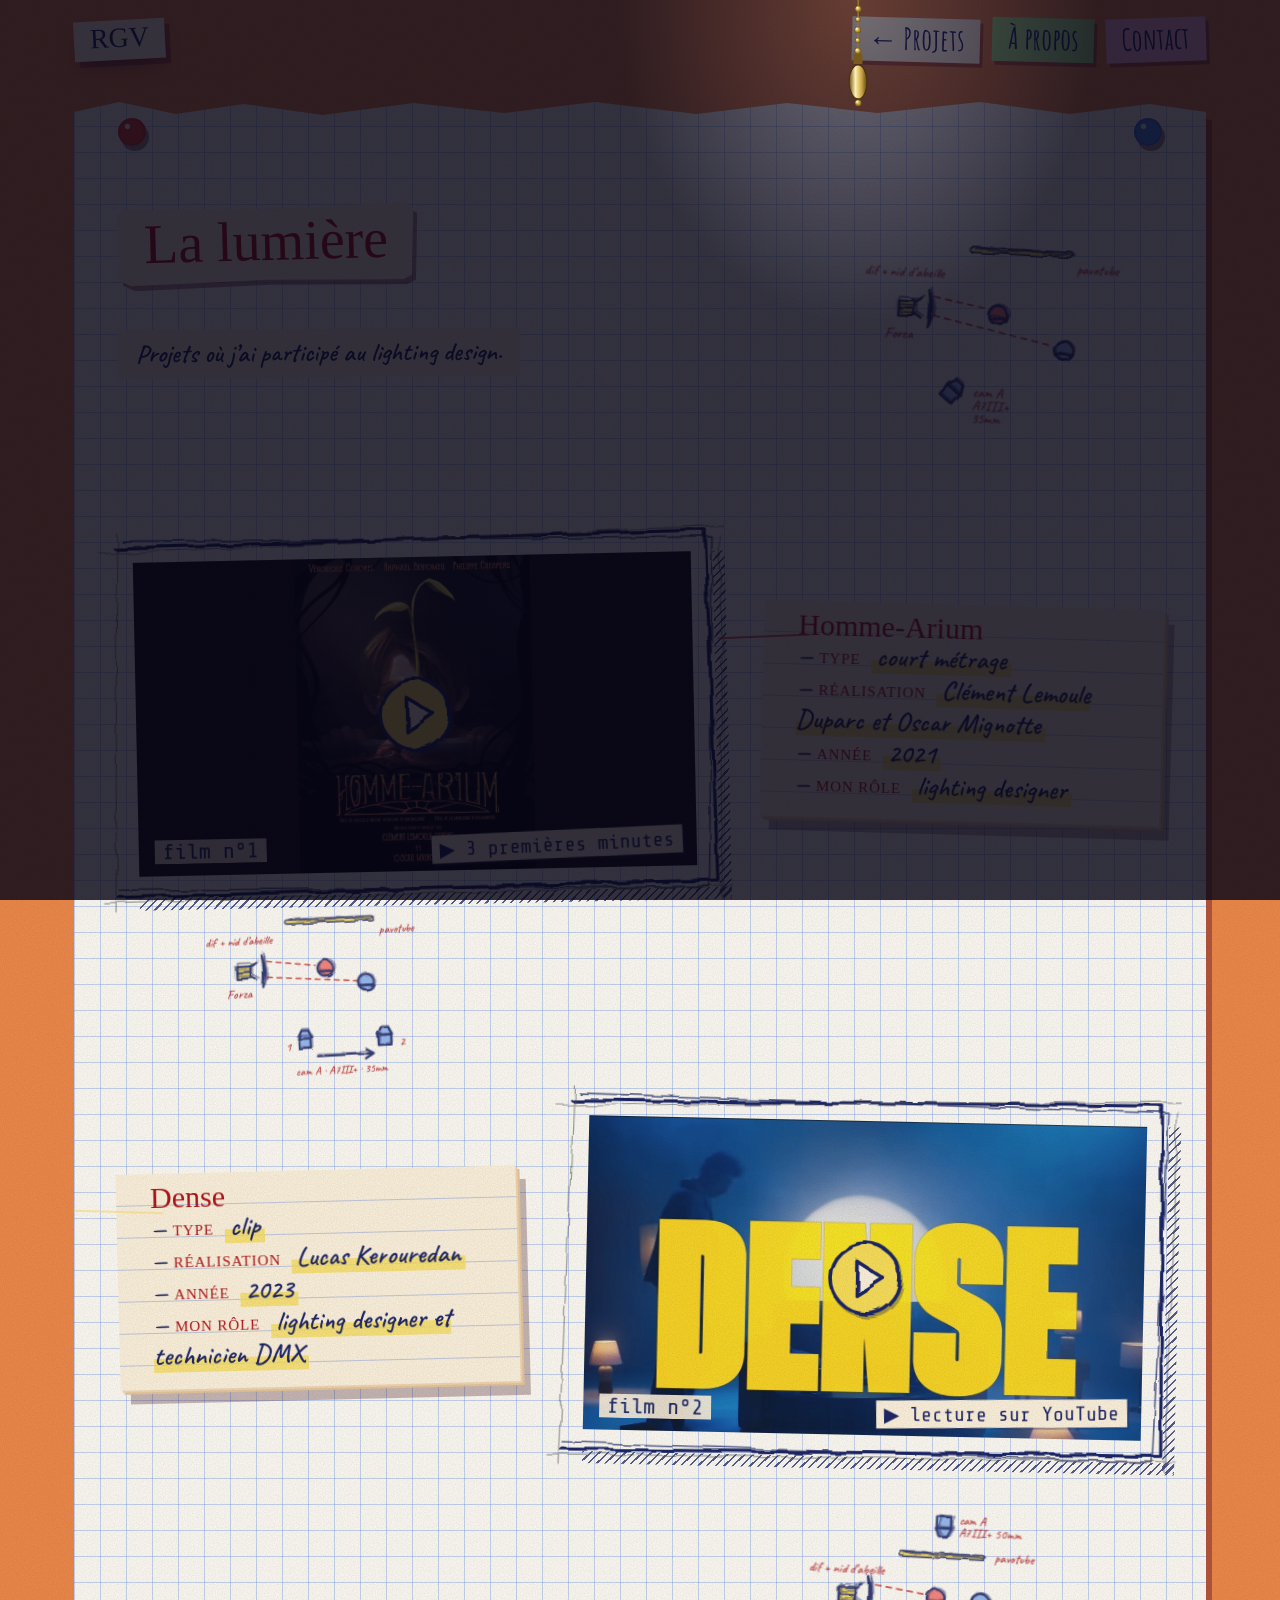
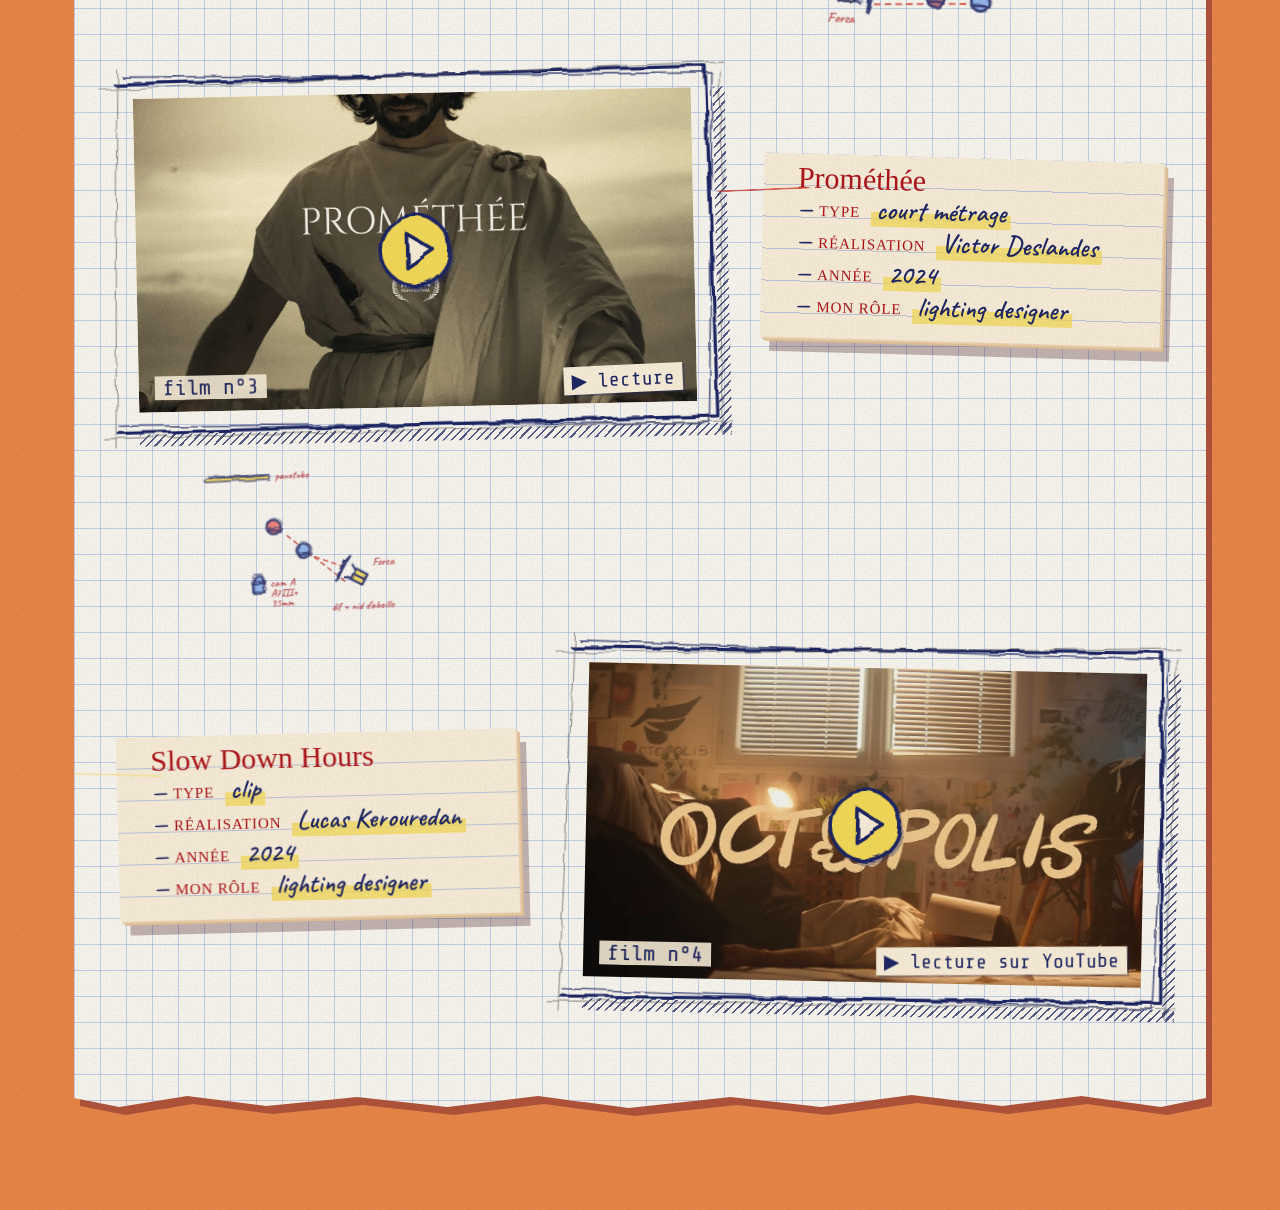
<file: La-Lumiere.dc.html>
<!doctype html>
<html lang="fr">
<head>
<meta charset="utf-8">
<meta name="robots" content="noindex,nofollow">
<title>La lumière, portfolio RG Vincent</title>
<script src="./support.js"></script>
<link rel="stylesheet" href="_blob/4cbc644556d05825dd1c4a19bdfaa5db.css">
</head>
<body>
<x-dc>
<helmet>
<link href="https://fonts.googleapis.com/css2?family=Permanent+Marker&amp;family=Amatic+SC:wght@700&amp;family=Caveat:wght@500;600;700&amp;family=Anton&amp;family=Share+Tech+Mono&amp;display=swap" rel="stylesheet">
<style>
body{margin:0}
.rw{display:flex;flex-wrap:wrap;align-items:center;gap:40px 50px;margin-top:90px;position:relative}
.rw.rv{flex-direction:row-reverse}
.fr{flex:1 1 560px;min-width:0;position:relative;padding:18px}
.hd{position:absolute;left:-6px;top:-6px;width:calc(100% + 12px);height:calc(100% + 12px);overflow:visible;pointer-events:none;z-index:3;filter:url(#rough)}
.hd path{fill:none;vector-effect:non-scaling-stroke;stroke-linecap:round;stroke-linejoin:round}
.ht{position:absolute;right:-16px;top:18px;bottom:-14px;width:12px;background:repeating-linear-gradient(135deg,#1f2766 0 1.6px,transparent 1.6px 6px);opacity:.75;transform:skewY(-1.2deg)}
.hb{position:absolute;left:18px;right:-16px;bottom:-16px;height:12px;background:repeating-linear-gradient(135deg,#1f2766 0 1.6px,transparent 1.6px 6px);opacity:.75;transform:skewX(-1deg)}
.sc{position:relative;aspect-ratio:16/9;overflow:hidden;background:repeating-linear-gradient(135deg,rgba(31,39,102,.07) 0 2px,transparent 2px 9px),radial-gradient(circle at 28% 30%,rgba(251,224,90,.45),transparent 55%),#fff4de;display:grid;place-items:center}
.gw{position:absolute;left:-10%;top:-30%;width:70%;height:160%;background:linear-gradient(100deg,rgba(255,236,160,.35),transparent 60%);transform:rotate(12deg)}
.sn{position:absolute;left:16px;bottom:12px;font:22px 'Share Tech Mono',monospace;color:#1f2766;opacity:.7}
.vp{position:absolute;inset:0;display:block;z-index:2;cursor:pointer;color:#1f2766;text-decoration:none}
.vp img{position:absolute;inset:0;width:100%;height:100%;object-fit:cover;filter:sepia(.18) contrast(.96)}
.vp img.po{object-fit:contain;background:#120a0c}
.vp-v{position:absolute;inset:0;width:100%;height:100%;background:#000;z-index:4;display:block}
.vp-m{position:absolute;left:10px;top:8px;z-index:5;font:20px 'Share Tech Mono',monospace;background:#fbe05a;color:#1f2766;padding:2px 10px;text-decoration:none;box-shadow:2px 2px 0 rgba(31,39,102,.45);transform:rotate(-1.5deg)}
.vp-end{position:absolute;inset:0;z-index:6;display:none;flex-direction:column;align-items:center;justify-content:center;gap:14px;background:rgba(10,8,22,.82);text-align:center;color:#fff4de;font:600 34px/1.1 Caveat,cursive}
.vp-end a{font:22px 'Share Tech Mono',monospace;background:#fbe05a;color:#1f2766;padding:6px 16px;text-decoration:none;box-shadow:3px 3px 0 rgba(255,244,222,.4);transform:rotate(-1.5deg)}
.vp-x{position:absolute;right:10px;top:8px;z-index:5;font:20px 'Share Tech Mono',monospace;background:#fff4de;color:#1f2766;border:0;padding:2px 10px;box-shadow:2px 2px 0 rgba(31,39,102,.45);transform:rotate(1.5deg);cursor:pointer}
.vp .pb{position:absolute;left:50%;top:50%;width:92px;height:92px;margin:-46px 0 0 -46px;transition:transform .2s;filter:drop-shadow(2px 3px 0 rgba(31,39,102,.35))}
.vp:hover .pb{transform:scale(1.12) rotate(-6deg)}
.vp .yl{position:absolute;right:14px;bottom:10px;font:20px 'Share Tech Mono',monospace;background:#fff4de;padding:2px 8px;box-shadow:2px 2px 0 rgba(31,39,102,.35);transform:rotate(-1.5deg)}
.sc .sn{z-index:3;background:#fff4de;padding:0 8px;opacity:.9}
.sa{font:44px 'Permanent Marker',cursive;color:#1f2766;opacity:.85;transform:rotate(-3deg)}
.cd{flex:0 1 400px;position:relative;background:var(--paper,#fff4de);background-image:repeating-linear-gradient(transparent 0 31px,rgba(80,120,220,.34) 31px 32px);padding:6px 30px 18px 34px;color:var(--ink,#1f2766);font:500 27px/32px Caveat,cursive;box-shadow:2px 2px 0 #f3d9b5,4px 4px 0 #e9c79b,10px 14px 0 rgba(60,10,20,.28)}
.cd::before{content:"";position:absolute;left:0;right:0;top:36px;height:2px;background:#d42b21;opacity:.7}
.cd h3{font:30px/32px 'Permanent Marker',cursive;color:#b3141b;margin:0 0 0;padding-top:2px;height:32px}
.cd p{margin:0}
.cd .k{font:15px/1 'Permanent Marker',cursive;letter-spacing:.06em;text-transform:uppercase;color:#b3141b;margin-right:4px;vertical-align:1px}
.cd .v{background:linear-gradient(transparent 58%,rgba(251,224,90,.75) 58%);padding:0 5px;color:#1f2766;font-weight:600}
.cd p.mt{margin-top:32px}
#lt-dark{position:fixed;inset:0;z-index:60;pointer-events:none;opacity:0;transition:opacity .9s ease;background:radial-gradient(ellipse 24% 46% at 67% 0%,rgba(14,11,38,.58),rgba(8,6,24,.82) 78%)}
#lt-flash{position:fixed;inset:0;z-index:61;pointer-events:none;opacity:0;background:radial-gradient(ellipse 60% 70% at 67% 0%,rgba(255,240,180,.75),rgba(255,240,180,0) 62%)}
#lt-cv{position:fixed;top:0;left:0;z-index:70;pointer-events:none}
#lt-hit{touch-action:none;position:fixed;left:0;top:0;width:52px;height:74px;z-index:72;border:0;background:transparent;cursor:pointer;padding:0;display:none}
#lt-hit:focus-visible{outline:2px dashed #fbe05a;outline-offset:2px}
#lt-hint{position:fixed;left:0;top:0;z-index:71;pointer-events:none;font:600 32px/1 Caveat,cursive;color:#fff4de;text-shadow:0 0 10px rgba(255,236,160,.7);opacity:0;transition:opacity .6s;white-space:nowrap}
.dg+.rw{margin-top:10px}
.bl{display:inline-block;min-width:170px;border-bottom:2px dotted rgba(31,39,102,.55);height:22px;vertical-align:baseline}
.sb>div:first-child{z-index:40 !important}
.ddm{position:relative;display:inline-block}
.ddp{display:none;position:absolute;top:100%;left:0;padding-top:12px;z-index:60;min-width:250px}
.ddm:hover>.ddp,.ddm:focus-within>.ddp{display:block}
.ddi{display:flex;flex-direction:column;align-items:flex-start;gap:8px}
.ddp a{display:block;white-space:nowrap;font:700 28px/1 'Amatic SC',cursive;text-decoration:none;color:var(--navy);background:var(--paper);padding:6px 16px 8px;box-shadow:3px 4px 0 var(--hard);transform:rotate(-1.2deg)}
.ddp a:nth-child(even){transform:rotate(1.1deg)}
.ddp a:first-child{background:var(--yel)}
.ddp a:hover,.ddp a:focus-visible{background:var(--yel)}
</style>
</helmet>
<div class="sb" style="background: #f08a4b; width: 100%">
<div style="max-width: 1180px; margin: 0 auto; padding: 18px 24px; display: flex; justify-content: space-between; align-items: center; flex-wrap: wrap; gap: 14px; position: relative; z-index: 2">
<a class="logo" href="Main.dc.html">RGV</a>
<div style="display: flex; gap: 12px; flex-wrap: wrap">
<div class="ddm"><a class="chip" href="Main.dc.html">← Projets</a><div class="ddp"><div class="ddi"><a href="Main.dc.html#projets">Tous les projets</a><a href="Wyld-N-Rolla.dc.html">Wyld’N’Rolla</a><a href="Le-Merovingien.dc.html">Le Mérovingien</a><a href="Casque-audio.dc.html">Le casque audio</a><a href="Magazine-Saudade.dc.html">Saudade, magazine</a><a href="La-Lumiere.dc.html">La lumière</a><a href="Affiches.dc.html">Graphisme</a><a href="Photos-Galerie.dc.html">Photographie</a></div></div></div>
<a class="chip c" href="Main.dc.html#apropos">À propos</a>
<a class="chip b" href="Contact.dc.html">Contact</a>
</div>
</div>

<div style="max-width: 1180px; margin: 20px auto 0; padding: 0 24px 100px; position: relative; z-index: 2">
<div class="sh">
<div class="sheet graph" style="padding: 76px 44px 110px; position: relative">
<span class="pin" style="left: 44px; top: 18px"></span>
<span class="pin b" style="right: 44px; top: 18px"></span>
<svg width="0" height="0" style="position:absolute" aria-hidden="true"><defs><filter id="rough" x="-5%" y="-5%" width="110%" height="110%"><feTurbulence type="fractalNoise" baseFrequency="0.035" numOctaves="2" seed="4" result="n"></feTurbulence><feDisplacementMap in="SourceGraphic" in2="n" scale="7"></feDisplacementMap></filter><filter id="rough2" x="-5%" y="-5%" width="110%" height="110%"><feTurbulence type="fractalNoise" baseFrequency="0.05" numOctaves="2" seed="9" result="m"></feTurbulence><feDisplacementMap in="SourceGraphic" in2="m" scale="5"></feDisplacementMap></filter><filter id="rough3" x="-5%" y="-5%" width="110%" height="110%"><feTurbulence type="fractalNoise" baseFrequency="0.06" numOctaves="2" seed="21" result="m"></feTurbulence><feDisplacementMap in="SourceGraphic" in2="m" scale="5"></feDisplacementMap></filter></defs></svg>
<h2 class="h2"><span>La lumière</span></h2>
<div style="position:relative;min-height:120px"><p style="margin: 16px 0 10px"><span class="lead">Projets où j’ai participé au lighting design.</span></p>
<svg style="position:absolute;right:6px;top:-96px;width:300px;transform:rotate(3deg);opacity:.9" viewBox="0 0 320 220" aria-hidden="true"><g fill="none" stroke="#d42b21" stroke-width="2" stroke-dasharray="6 6" stroke-linecap="round" opacity=".85"><path d="M82 72L138 82M82 92L210 118"></path></g><g filter="url(#rough2)" fill="none" stroke="#1f2766" stroke-width="2.6" stroke-linecap="round" stroke-linejoin="round"><path d="M120 20h105" stroke-width="7" stroke="#1f2766"></path><path d="M120 20h105" stroke-width="3.6" stroke="#fbe05a"></path><g transform="translate(52 85) rotate(0)"><path d="M-9 -8h18v16h-18z M-9 0h18" fill="#fbe05a"></path><path d="M9 -6l8 -5M9 6l8 5"></path><path d="M24 -20Q32 0 24 20Q27 0 24 -20z" fill="#fbe05a" fill-opacity=".7"></path></g><g transform="translate(150 88) rotate(0)"><circle r="10" fill="#f87c74"></circle><path d="M-9 4h18"></path></g><g transform="translate(222 122) rotate(0)"><circle r="10" fill="#8fb4f0"></circle><path d="M-9 4h18"></path></g><g transform="translate(105 172) rotate(38)"><path d="M-8 -3h16v13h-16z" fill="#8fb4f0"></path><path d="M-9 -3l5 -10h8l5 10z" fill="#8fb4f0"></path></g></g><g filter="url(#rough3)" fill="none" stroke="#1f2766" stroke-width="1.5" stroke-linecap="round" stroke-linejoin="round" opacity=".75" transform="translate(1.8 -1.5) rotate(.9 160 110)"><path d="M120 20h105" stroke-width="3" stroke="#1f2766"></path><path d="M120 20h105" stroke-width="3.6" stroke="none"></path><g transform="translate(52 85) rotate(0)"><path d="M-9 -8h18v16h-18z M-9 0h18" fill="none"></path><path d="M9 -6l8 -5M9 6l8 5"></path><path d="M24 -20Q32 0 24 20Q27 0 24 -20z" fill="none"></path></g><g transform="translate(150 88) rotate(0)"><circle r="10" fill="none"></circle><path d="M-9 4h18"></path></g><g transform="translate(222 122) rotate(0)"><circle r="10" fill="none"></circle><path d="M-9 4h18"></path></g><g transform="translate(105 172) rotate(38)"><path d="M-8 -3h16v13h-16z" fill="none"></path><path d="M-9 -3l5 -10h8l5 10z" fill="none"></path></g></g><g font-family="Caveat,cursive" fill="#b3141b"><text x="232" y="40" font-size="15"><tspan x="232" dy="0">pavotube</tspan></text><text x="6" y="52" font-size="15"><tspan x="6" dy="0">dif + nid d’abeille</tspan></text><text x="30" y="118" font-size="16"><tspan x="30" dy="0">Forza</tspan></text><text x="128" y="176" font-size="15"><tspan x="128" dy="0">cam A</tspan><tspan x="128" dy="14">A7III+</tspan><tspan x="128" dy="14">35mm</tspan></text></g></svg></div>
<div class="rw">
<div class="fr" style="transform: rotate(-1.2deg)"><svg class="hd" viewBox="0 0 100 100" preserveAspectRatio="none" aria-hidden="true"><path d="M1 2.5L98.5 0.8L99.4 97.6L0.4 99" stroke="#1f2766" stroke-width="3.2"></path><path d="M2.2 0.6L99.6 2.8L98 99.4L0.6 97" stroke="#1f2766" stroke-width="1.6" opacity=".7"></path><path d="M-1.6 4L101.4 -0.4M101 2.2L100 102M101.8 99L-2 100.4M0 103L1.4 -1.4" stroke="#555" stroke-width="1.2" opacity=".55"></path></svg><span class="ht"></span><span class="hb"></span>
<div class="sc"><span class="gw"></span><span class="sa">à voir sur YouTube</span><a class="vp" data-vid="_blob/6cbf78783075a5717e080c7cc282e4d2.mp4" data-poster="_blob/f3eda615765c2ef05d64f48f4e764b44.jpg" data-more="https://www.youtube.com/watch?v=sXfyWwuFvX0" href="https://www.youtube.com/watch?v=sXfyWwuFvX0" target="_blank" rel="noopener" aria-label="Regarder Homme-Arium sur YouTube"><img class="po" src="_blob/f3eda615765c2ef05d64f48f4e764b44.jpg" alt="Affiche de Homme-Arium" onerror="this.remove()"><svg class="pb" viewBox="0 0 100 100" aria-hidden="true"><g filter="url(#rough)" stroke="#1f2766" stroke-width="4" stroke-linecap="round" stroke-linejoin="round"><circle cx="50" cy="50" r="38" fill="#fbe05a"/><path d="M41 32L70 50L41 69z" fill="#fff4de"/></g></svg><span class="yl">▶ 3 premières minutes</span></a><span class="sn">film n°1</span></div></div>
<div class="cd tape" style="transform: rotate(1.6deg)">
<h3>Homme-Arium</h3>
<p>— <span class="k">Type</span> <span class="v">court métrage</span></p>
<p>— <span class="k">Réalisation</span> <span class="v">Clément Lemoule Duparc et Oscar Mignotte</span></p>
<p>— <span class="k">Année</span> <span class="v">2021</span></p>
<p>— <span class="k">Mon rôle</span> <span class="v">lighting designer</span></p>
</div>
</div>
<div class="dg" style="position:relative;height:205px"><svg style="position:absolute;left:85px;top:16px;width:255px;transform:rotate(-3deg);opacity:.9" viewBox="0 0 320 220" aria-hidden="true"><g fill="none" stroke="#d42b21" stroke-width="2" stroke-dasharray="6 6" stroke-linecap="round" opacity=".85"><path d="M82 68L142 76M82 88L195 98"></path></g><g filter="url(#rough2)" fill="none" stroke="#1f2766" stroke-width="2.6" stroke-linecap="round" stroke-linejoin="round"><path d="M110 20h105" stroke-width="7" stroke="#1f2766"></path><path d="M110 20h105" stroke-width="3.6" stroke="#fbe05a"></path><g transform="translate(52 80) rotate(0)"><path d="M-9 -8h18v16h-18z M-9 0h18" fill="#fbe05a"></path><path d="M9 -6l8 -5M9 6l8 5"></path><path d="M24 -20Q32 0 24 20Q27 0 24 -20z" fill="#fbe05a" fill-opacity=".7"></path></g><g transform="translate(155 80) rotate(0)"><circle r="10" fill="#f87c74"></circle><path d="M-9 4h18"></path></g><g transform="translate(205 100) rotate(0)"><circle r="10" fill="#8fb4f0"></circle><path d="M-9 4h18"></path></g><g transform="translate(125 170) rotate(0)"><path d="M-8 -3h16v13h-16z" fill="#8fb4f0"></path><path d="M-9 -3l5 -10h8l5 10z" fill="#8fb4f0"></path></g><g transform="translate(225 170) rotate(0)"><path d="M-8 -3h16v13h-16z" fill="#8fb4f0"></path><path d="M-9 -3l5 -10h8l5 10z" fill="#8fb4f0"></path></g><path d="M140 190h70M200 184l10 6-10 6"></path></g><g filter="url(#rough3)" fill="none" stroke="#1f2766" stroke-width="1.5" stroke-linecap="round" stroke-linejoin="round" opacity=".75" transform="translate(1.8 -1.5) rotate(.9 160 110)"><path d="M110 20h105" stroke-width="3" stroke="#1f2766"></path><path d="M110 20h105" stroke-width="3.6" stroke="none"></path><g transform="translate(52 80) rotate(0)"><path d="M-9 -8h18v16h-18z M-9 0h18" fill="none"></path><path d="M9 -6l8 -5M9 6l8 5"></path><path d="M24 -20Q32 0 24 20Q27 0 24 -20z" fill="none"></path></g><g transform="translate(155 80) rotate(0)"><circle r="10" fill="none"></circle><path d="M-9 4h18"></path></g><g transform="translate(205 100) rotate(0)"><circle r="10" fill="none"></circle><path d="M-9 4h18"></path></g><g transform="translate(125 170) rotate(0)"><path d="M-8 -3h16v13h-16z" fill="none"></path><path d="M-9 -3l5 -10h8l5 10z" fill="none"></path></g><g transform="translate(225 170) rotate(0)"><path d="M-8 -3h16v13h-16z" fill="none"></path><path d="M-9 -3l5 -10h8l5 10z" fill="none"></path></g><path d="M140 190h70M200 184l10 6-10 6"></path></g><g font-family="Caveat,cursive" fill="#b3141b"><text x="225" y="40" font-size="15"><tspan x="225" dy="0">pavotube</tspan></text><text x="6" y="46" font-size="15"><tspan x="6" dy="0">dif + nid d’abeille</tspan></text><text x="30" y="112" font-size="16"><tspan x="30" dy="0">Forza</tspan></text><text x="112" y="213" font-size="14"><tspan x="112" dy="0">cam A · A7III+ · 35mm</tspan></text><text x="100" y="182" font-size="15"><tspan x="100" dy="0">1</tspan></text><text x="244" y="182" font-size="15"><tspan x="244" dy="0">2</tspan></text></g></svg></div>
<div class="rw rv">
<div class="fr" style="transform: rotate(1.2deg)"><svg class="hd" viewBox="0 0 100 100" preserveAspectRatio="none" aria-hidden="true"><path d="M1 2.5L98.5 0.8L99.4 97.6L0.4 99" stroke="#1f2766" stroke-width="3.2"></path><path d="M2.2 0.6L99.6 2.8L98 99.4L0.6 97" stroke="#1f2766" stroke-width="1.6" opacity=".7"></path><path d="M-1.6 4L101.4 -0.4M101 2.2L100 102M101.8 99L-2 100.4M0 103L1.4 -1.4" stroke="#555" stroke-width="1.2" opacity=".55"></path></svg><span class="ht"></span><span class="hb"></span>
<div class="sc"><span class="gw"></span><span class="sa">à voir sur YouTube</span><a class="vp" href="https://www.youtube.com/watch?v=J-qSPzVI8IU" target="_blank" rel="noopener" aria-label="Regarder Dense sur YouTube"><img src="_blob/6bec08fff6e6e4466a6f25f0a17d26e7.jpg" alt="Dense" onerror="this.remove()"><svg class="pb" viewBox="0 0 100 100" aria-hidden="true"><g filter="url(#rough)" stroke="#1f2766" stroke-width="4" stroke-linecap="round" stroke-linejoin="round"><circle cx="50" cy="50" r="38" fill="#fbe05a"/><path d="M41 32L70 50L41 69z" fill="#fff4de"/></g></svg><span class="yl">▶ lecture sur YouTube</span></a><span class="sn">film n°2</span></div></div>
<div class="cd tape t2" style="transform: rotate(-1.4deg)">
<h3>Dense</h3>
<p>— <span class="k">Type</span> <span class="v">clip</span></p>
<p>— <span class="k">Réalisation</span> <span class="v">Lucas Kerouredan</span></p>
<p>— <span class="k">Année</span> <span class="v">2023</span></p>
<p>— <span class="k">Mon rôle</span> <span class="v">lighting designer et technicien DMX</span></p>
</div>
</div>
<div class="dg" style="position:relative;height:212px"><svg style="position:absolute;right:75px;top:48px;width:285px;transform:rotate(3deg);opacity:.9" viewBox="0 0 320 220" aria-hidden="true"><g fill="none" stroke="#d42b21" stroke-width="2" stroke-dasharray="6 6" stroke-linecap="round" opacity=".85"><path d="M82 98L138 106M82 120L188 114"></path></g><g filter="url(#rough2)" fill="none" stroke="#1f2766" stroke-width="2.6" stroke-linecap="round" stroke-linejoin="round"><path d="M110 62h90" stroke-width="7" stroke="#1f2766"></path><path d="M110 62h90" stroke-width="3.6" stroke="#fbe05a"></path><g transform="translate(155 28) rotate(180)"><path d="M-8 -3h16v13h-16z" fill="#8fb4f0"></path><path d="M-9 -3l5 -10h8l5 10z" fill="#8fb4f0"></path></g><g transform="translate(50 110) rotate(0)"><path d="M-9 -8h18v16h-18z M-9 0h18" fill="#fbe05a"></path><path d="M9 -6l8 -5M9 6l8 5"></path><path d="M24 -20Q32 0 24 20Q27 0 24 -20z" fill="#fbe05a" fill-opacity=".7"></path></g><g transform="translate(150 110) rotate(0)"><circle r="10" fill="#f87c74"></circle><path d="M-9 4h18"></path></g><g transform="translate(200 112) rotate(0)"><circle r="10" fill="#8fb4f0"></circle><path d="M-9 4h18"></path></g></g><g filter="url(#rough3)" fill="none" stroke="#1f2766" stroke-width="1.5" stroke-linecap="round" stroke-linejoin="round" opacity=".75" transform="translate(1.8 -1.5) rotate(.9 160 110)"><path d="M110 62h90" stroke-width="3" stroke="#1f2766"></path><path d="M110 62h90" stroke-width="3.6" stroke="none"></path><g transform="translate(155 28) rotate(180)"><path d="M-8 -3h16v13h-16z" fill="none"></path><path d="M-9 -3l5 -10h8l5 10z" fill="none"></path></g><g transform="translate(50 110) rotate(0)"><path d="M-9 -8h18v16h-18z M-9 0h18" fill="none"></path><path d="M9 -6l8 -5M9 6l8 5"></path><path d="M24 -20Q32 0 24 20Q27 0 24 -20z" fill="none"></path></g><g transform="translate(150 110) rotate(0)"><circle r="10" fill="none"></circle><path d="M-9 4h18"></path></g><g transform="translate(200 112) rotate(0)"><circle r="10" fill="none"></circle><path d="M-9 4h18"></path></g></g><g font-family="Caveat,cursive" fill="#b3141b"><text x="214" y="66" font-size="15"><tspan x="214" dy="0">pavotube</tspan></text><text x="172" y="26" font-size="14"><tspan x="172" dy="0">cam A</tspan><tspan x="172" dy="13">A7III+ 50mm</tspan></text><text x="6" y="86" font-size="15"><tspan x="6" dy="0">dif + nid d’abeille</tspan></text><text x="30" y="142" font-size="16"><tspan x="30" dy="0">Forza</tspan></text></g></svg></div>
<div class="rw">
<div class="fr" style="transform: rotate(-1.2deg)"><svg class="hd" viewBox="0 0 100 100" preserveAspectRatio="none" aria-hidden="true"><path d="M1 2.5L98.5 0.8L99.4 97.6L0.4 99" stroke="#1f2766" stroke-width="3.2"></path><path d="M2.2 0.6L99.6 2.8L98 99.4L0.6 97" stroke="#1f2766" stroke-width="1.6" opacity=".7"></path><path d="M-1.6 4L101.4 -0.4M101 2.2L100 102M101.8 99L-2 100.4M0 103L1.4 -1.4" stroke="#555" stroke-width="1.2" opacity=".55"></path></svg><span class="ht"></span><span class="hb"></span>
<div class="sc"><span class="gw"></span><span class="sa">à voir sur YouTube</span><a class="vp" data-vid="_blob/b8990efe788cd25b694bfffb80ce16f3.mp4" data-poster="_blob/48298f9b5ab3132da11b8a243d9b5979.jpg" href="https://www.youtube.com/watch?v=vJdaGDE6-Us" target="_blank" rel="noopener" aria-label="Regarder Prométhée sur YouTube"><img src="_blob/48298f9b5ab3132da11b8a243d9b5979.jpg" alt="Prométhée" onerror="this.remove()"><svg class="pb" viewBox="0 0 100 100" aria-hidden="true"><g filter="url(#rough)" stroke="#1f2766" stroke-width="4" stroke-linecap="round" stroke-linejoin="round"><circle cx="50" cy="50" r="38" fill="#fbe05a"/><path d="M41 32L70 50L41 69z" fill="#fff4de"/></g></svg><span class="yl">▶ lecture</span></a><span class="sn">film n°3</span></div></div>
<div class="cd tape" style="transform: rotate(1.6deg)">
<h3>Prométhée</h3>
<p>— <span class="k">Type</span> <span class="v">court métrage</span></p>
<p>— <span class="k">Réalisation</span> <span class="v">Victor Deslandes</span></p>
<p>— <span class="k">Année</span> <span class="v">2024</span></p>
<p>— <span class="k">Mon rôle</span> <span class="v">lighting designer</span></p>
</div>
</div>

<div class="dg" style="position: relative; height: 215px"><svg style="position:absolute;left:70px;top:36px;width:230px;transform:rotate(-3deg);opacity:.9" viewBox="0 0 320 220" aria-hidden="true"><g fill="none" stroke="#d42b21" stroke-width="2" stroke-dasharray="6 6" stroke-linecap="round" opacity=".85"><path d="M215 150L170 132M215 170L135 100"></path></g><g filter="url(#rough2)" fill="none" stroke="#1f2766" stroke-width="2.6" stroke-linecap="round" stroke-linejoin="round"><path d="M30 20h85" stroke-width="7" stroke="#1f2766"></path><path d="M30 20h85" stroke-width="3.6" stroke="#fbe05a"></path><g transform="translate(120 90) rotate(0)"><circle r="10" fill="#f87c74"></circle><path d="M-9 4h18"></path></g><g transform="translate(160 125) rotate(0)"><circle r="10" fill="#8fb4f0"></circle><path d="M-9 4h18"></path></g><g transform="translate(95 170) rotate(0)"><path d="M-8 -3h16v13h-16z" fill="#8fb4f0"></path><path d="M-9 -3l5 -10h8l5 10z" fill="#8fb4f0"></path></g><g transform="translate(235 165) rotate(-150)"><path d="M-9 -8h18v16h-18z M-9 0h18" fill="#fbe05a"></path><path d="M9 -6l8 -5M9 6l8 5"></path><path d="M24 -20Q32 0 24 20Q27 0 24 -20z" fill="#fbe05a" fill-opacity=".7"></path></g></g><g filter="url(#rough3)" fill="none" stroke="#1f2766" stroke-width="1.5" stroke-linecap="round" stroke-linejoin="round" opacity=".75" transform="translate(1.8 -1.5) rotate(.9 160 110)"><path d="M30 20h85" stroke-width="3" stroke="#1f2766"></path><path d="M30 20h85" stroke-width="3.6" stroke="none"></path><g transform="translate(120 90) rotate(0)"><circle r="10" fill="none"></circle><path d="M-9 4h18"></path></g><g transform="translate(160 125) rotate(0)"><circle r="10" fill="none"></circle><path d="M-9 4h18"></path></g><g transform="translate(95 170) rotate(0)"><path d="M-8 -3h16v13h-16z" fill="none"></path><path d="M-9 -3l5 -10h8l5 10z" fill="none"></path></g><g transform="translate(235 165) rotate(-150)"><path d="M-9 -8h18v16h-18z M-9 0h18" fill="none"></path><path d="M9 -6l8 -5M9 6l8 5"></path><path d="M24 -20Q32 0 24 20Q27 0 24 -20z" fill="none"></path></g></g><g font-family="Caveat,cursive" fill="#b3141b"><text x="125" y="24" font-size="15"><tspan x="125" dy="0">pavotube</tspan></text><text x="112" y="172" font-size="15"><tspan x="112" dy="0">cam A</tspan><tspan x="112" dy="14">A7III+</tspan><tspan x="112" dy="14">35mm</tspan></text><text x="195" y="210" font-size="15"><tspan x="195" dy="0">dif + nid d’abeille</tspan></text><text x="255" y="150" font-size="16"><tspan x="255" dy="0">Forza</tspan></text></g></svg></div>
<div class="rw rv">
<div class="fr" style="transform: rotate(1.2deg)"><svg class="hd" viewBox="0 0 100 100" preserveAspectRatio="none" aria-hidden="true"><path d="M1 2.5L98.5 0.8L99.4 97.6L0.4 99" stroke="#1f2766" stroke-width="3.2"></path><path d="M2.2 0.6L99.6 2.8L98 99.4L0.6 97" stroke="#1f2766" stroke-width="1.6" opacity=".7"></path><path d="M-1.6 4L101.4 -0.4M101 2.2L100 102M101.8 99L-2 100.4M0 103L1.4 -1.4" stroke="#555" stroke-width="1.2" opacity=".55"></path></svg><span class="ht"></span><span class="hb"></span>
<div class="sc"><span class="gw"></span><span class="sa">à voir sur YouTube</span><a class="vp" href="https://www.youtube.com/watch?v=2Gy1_P53S-w" target="_blank" rel="noopener" aria-label="Regarder Slow Down Hours sur YouTube"><img src="_blob/06cd902579d6cb3840553f7dfd04c2aa.jpg" alt="Slow Down Hours" onerror="this.remove()"><svg class="pb" viewBox="0 0 100 100" aria-hidden="true"><g filter="url(#rough)" stroke="#1f2766" stroke-width="4" stroke-linecap="round" stroke-linejoin="round"><circle cx="50" cy="50" r="38" fill="#fbe05a"/><path d="M41 32L70 50L41 69z" fill="#fff4de"/></g></svg><span class="yl">▶ lecture sur YouTube</span></a><span class="sn">film n°4</span></div></div>
<div class="cd tape t2" style="transform: rotate(-1.4deg)">
<h3>Slow Down Hours</h3>
<p>— <span class="k">Type</span> <span class="v">clip</span></p>
<p>— <span class="k">Réalisation</span> <span class="v">Lucas Kerouredan</span></p>
<p>— <span class="k">Année</span> <span class="v">2024</span></p>
<p>— <span class="k">Mon rôle</span> <span class="v">lighting designer</span></p>
</div>
</div>
</div>
</div>
</div>
</div>
<div id="lt-dark"></div>
<div id="lt-flash"></div>
<canvas id="lt-cv"></canvas>
<button id="lt-hit" type="button" aria-label="Tirer la chaîne pour allumer la lumière"></button>
<div id="lt-hint">← tire !</div>
</x-dc>
<script type="text/x-dc" data-dc-script data-props='{"$preview":{"width":1280,"height":3500}}'>
class Component extends DCLogic {
renderVals() {
return {};
}
componentDidMount() {
this.vpH = (e) => {
const a = e.target && e.target.closest ? e.target.closest('.vp[data-vid]') : null;
if (!a) return;
e.preventDefault();
const sc = a.parentNode;
if (sc.querySelector('.vp-v')) return;
const v = document.createElement('video');
v.className = 'vp-v'; v.controls = true; v.autoplay = true; v.playsInline = true; v.preload = 'auto';
v.setAttribute('poster', a.getAttribute('data-poster') || '');
v.src = a.getAttribute('data-vid');
const x = document.createElement('button');
x.type = 'button'; x.className = 'vp-x'; x.textContent = '✕ fermer';
x.onclick = (ev) => { ev.stopPropagation(); try { v.pause(); } catch (z) {} v.remove(); x.remove(); a.style.display = ''; };
a.style.display = 'none';
sc.appendChild(v); sc.appendChild(x);
const more = a.getAttribute('data-more');
if (more) {
const m = document.createElement('a');
m.className = 'vp-m'; m.href = more; m.target = '_blank'; m.rel = 'noopener'; m.textContent = 'la suite sur YouTube ↗';
const en = document.createElement('div');
en.className = 'vp-end';
en.innerHTML = '<span>Voilà pour les 3 premières minutes…</span>';
const ea = document.createElement('a');
ea.href = more; ea.target = '_blank'; ea.rel = 'noopener'; ea.textContent = '▶ regarder la suite sur YouTube';
en.appendChild(ea);
sc.appendChild(m); sc.appendChild(en);
v.addEventListener('ended', () => { en.style.display = 'flex'; });
v.addEventListener('play', () => { en.style.display = 'none'; });
x.onclick = (ev) => { ev.stopPropagation(); try { v.pause(); } catch (z) {} v.remove(); x.remove(); m.remove(); en.remove(); a.style.display = ''; };
}
const p = v.play(); if (p && p.catch) p.catch(() => {});
};
document.addEventListener('click', this.vpH, true);
try { this.lightInit(); } catch (e) { this.lightFail(); }
}
componentWillUnmount() {
if (this.vpH) document.removeEventListener('click', this.vpH, true);
const L = this.lt;
if (!L) return;
L.stop = true;
if (L.rs) window.removeEventListener('resize', L.rs);
}
lightFail() {
['lt-dark', 'lt-cv', 'lt-hit', 'lt-hint', 'lt-flash'].forEach((id) => {
const e = document.getElementById(id);
if (e) e.style.display = 'none';
});
}
lightInit() {
const $ = (id) => document.getElementById(id);
const dark = $('lt-dark'), cv = $('lt-cv'), hit = $('lt-hit'), hint = $('lt-hint'), flash = $('lt-flash');
if (!dark || !cv || !hit || !hint || !flash) return;
if (window.matchMedia && window.matchMedia('(prefers-reduced-motion: reduce)').matches) { this.lightFail(); return; }
const L = (this.lt = { stop: false, ox: 0 });
const W = 380, H = 480, N = 16, SEG = 21, G = 1900, DT = 1 / 240, DAMP = 0.9993, K = 3500, C = 45;
const dpr = Math.min(2, window.devicePixelRatio || 1);
cv.width = W * dpr; cv.height = H * dpr; cv.style.width = W + 'px'; cv.style.height = H + 'px';
const ctx = cv.getContext('2d');
const place = () => { const ax = Math.round(window.innerWidth * 0.67); L.ox = ax - W / 2; cv.style.left = L.ox + 'px'; };
place(); L.rs = place; window.addEventListener('resize', place);
const cx = W / 2;
const P = [];
for (let i = 0; i < N; i++) {
const y = -(N - 1) * SEG - 70 + i * SEG;
P.push({ x: cx + (Math.random() - 0.5) * 1.5, y: y, px: 0, py: 0, im: 1 });
}
P.forEach((p) => { p.px = p.x; p.py = p.y; });
P[N - 1].im = 1 / 3.2;
L.gen = 0;
let phase = 'hidden';
let ay = 0, avy = 0, pt = 0, rv = 0, clicked = false, tHang = 0, tClick = 0;
let drag = false, dTarget = 0, dX = 0, sx = 0, sy = 0, st = 0, moved = false;
dark.style.opacity = '1';
let t0 = performance.now();
const clack = (delay, vol) => {
try {
const AC = window.AudioContext || window.webkitAudioContext;
if (!AC) return;
const c = L.ac || (L.ac = new AC());
if (c.state === 'suspended') c.resume();
const t = c.currentTime + delay;
const b = c.createBuffer(1, Math.floor(c.sampleRate * 0.05), c.sampleRate);
const d = b.getChannelData(0);
for (let i = 0; i < d.length; i++) d[i] = (Math.random() * 2 - 1) * Math.pow(1 - i / d.length, 6);
const s = c.createBufferSource(); s.buffer = b;
const f = c.createBiquadFilter(); f.type = 'highpass'; f.frequency.value = 1800;
const g = c.createGain(); g.gain.value = 0.5 * vol;
s.connect(f); f.connect(g); g.connect(c.destination); s.start(t);
const o = c.createOscillator(); o.type = 'triangle';
o.frequency.setValueAtTime(230, t); o.frequency.exponentialRampToValueAtTime(70, t + 0.06);
const g2 = c.createGain(); g2.gain.setValueAtTime(0.35 * vol, t); g2.gain.exponentialRampToValueAtTime(0.001, t + 0.08);
o.connect(g2); g2.connect(c.destination); o.start(t); o.stop(t + 0.09);
} catch (e) {}
};
const lightOn = () => {
const gen = L.gen;
clack(0, 1);
dark.style.transition = 'opacity 50ms linear';
flash.style.transition = 'opacity 90ms linear';
flash.style.opacity = '1';
const seq = [[0, 0.12], [80, 0.78], [160, 0.04], [235, 0.55], [310, 0]];
seq.forEach((s) => setTimeout(() => {
if (gen !== L.gen) return;
if (s[0] === 310) dark.style.transition = 'opacity 800ms ease';
dark.style.opacity = String(s[1]);
}, s[0]));
setTimeout(() => { if (gen !== L.gen) return; flash.style.transition = 'opacity 1600ms ease'; flash.style.opacity = '0'; }, 450);
};
const step = () => {
const p0 = P[0];
if (phase === 'hang' && drag) {
ay += (dTarget - ay) * 0.3; avy = 0;
if (ay >= 68 && !clicked) { clicked = true; tClick = performance.now(); lightOn(); }
const h = P[N - 1];
h.x += (cx + dX - h.x) * 0.08;
} else if (phase === 'hang') {
const acc = -K * ay - C * avy;
avy += acc * DT; ay += avy * DT;
} else if (phase === 'pull') {
pt += DT;
const u = Math.min(1, pt / 0.16);
ay = 72 * (1 - (1 - u) * (1 - u));
if (u >= 1 && !clicked) { clicked = true; tClick = performance.now(); lightOn(); }
if (pt >= 0.23) {
phase = 'hang'; avy = 0;
clack(0.02, 0.5);
const h = P[N - 1]; h.x += (Math.random() - 0.5) * 7; h.px = h.x - (Math.random() - 0.5) * 2;
}
} else if (phase === 'retract') {
rv += 2600 * DT; ay -= rv * DT;
}
if (phase !== 'fall') { p0.im = 0; p0.x = cx; p0.y = ay; p0.px = cx; p0.py = ay; }
for (let i = 0; i < N; i++) {
const p = P[i];
if (p.im === 0) continue;
const vx = (p.x - p.px) * DAMP, vy = (p.y - p.py) * DAMP;
p.px = p.x; p.py = p.y;
p.x += vx;
p.y += vy + G * DT * DT;
}
if (phase === 'fall' && p0.y >= 0) {
phase = 'hang'; tHang = performance.now();
ay = p0.y; avy = (p0.y - p0.py) / DT; p0.im = 0;
}
for (let it = 0; it < 14; it++) {
for (let i = 0; i < N - 1; i++) {
const a = P[i], b = P[i + 1];
const dx = b.x - a.x, dy = b.y - a.y;
const dist = Math.sqrt(dx * dx + dy * dy) || 0.0001;
const w = a.im + b.im;
if (w === 0) continue;
const k = (dist - SEG) / dist / w;
a.x += dx * k * a.im; a.y += dy * k * a.im;
b.x -= dx * k * b.im; b.y -= dy * k * b.im;
}
}
};
const bead = (x, y, r) => {
const g = ctx.createRadialGradient(x - r * 0.35, y - r * 0.4, r * 0.1, x, y, r);
g.addColorStop(0, '#fff6c4'); g.addColorStop(0.5, '#c9a244'); g.addColorStop(1, '#6b4f16');
ctx.fillStyle = g; ctx.beginPath(); ctx.arc(x, y, r, 0, 6.2832); ctx.fill();
};
const handlePos = () => {
const a = P[N - 2], b = P[N - 1];
let ux = b.x - a.x, uy = b.y - a.y;
const l = Math.sqrt(ux * ux + uy * uy) || 1; ux /= l; uy /= l;
return { x: b.x + ux * 32, y: b.y + uy * 32, ang: Math.atan2(uy, ux) - Math.PI / 2 };
};
const draw = () => {
ctx.setTransform(dpr, 0, 0, dpr, 0, 0);
ctx.clearRect(0, 0, W, H);
ctx.strokeStyle = '#8f7430'; ctx.lineWidth = 1.6; ctx.lineCap = 'round';
ctx.beginPath(); ctx.moveTo(P[0].x, P[0].y - 6 * SEG);
for (let i = 0; i < N; i++) ctx.lineTo(P[i].x, P[i].y);
ctx.stroke();
for (let k = 1; k <= 6; k++) {
const ey = P[0].y - k * SEG;
if (ey < -12) break;
bead(P[0].x, ey, 3.3);
bead(P[0].x, ey + SEG / 2, 2.6);
}
bead(P[0].x, P[0].y - SEG / 2, 2.6);
for (let i = 0; i < N; i++) {
bead(P[i].x, P[i].y, 3.3);
if (i < N - 1) bead((P[i].x + P[i + 1].x) / 2, (P[i].y + P[i + 1].y) / 2, 2.6);
}
const b = P[N - 1], h = handlePos();
ctx.save();
ctx.translate(b.x, b.y); ctx.rotate(h.ang);
ctx.fillStyle = '#7a5a1c'; ctx.fillRect(-4.5, 3, 9, 10);
const g = ctx.createLinearGradient(-9, 0, 9, 0);
g.addColorStop(0, '#6b4f16'); g.addColorStop(0.35, '#fff0b0'); g.addColorStop(0.7, '#c9a244'); g.addColorStop(1, '#5a4010');
ctx.fillStyle = g;
ctx.beginPath(); ctx.ellipse(0, 31, 9, 17, 0, 0, 6.2832); ctx.fill();
ctx.strokeStyle = '#4a3410'; ctx.lineWidth = 1.2; ctx.stroke();
bead(0, 52, 3.4);
ctx.restore();
hit.style.left = '0px'; hit.style.top = '0px'; hint.style.left = '0px'; hint.style.top = '0px';
hit.style.transform = 'translate(' + (L.ox + h.x - 26) + 'px,' + (h.y - 37) + 'px)';
hint.style.transform = 'translate(' + (L.ox + h.x + 30) + 'px,' + (h.y - 16) + 'px) rotate(-5deg)';
};
const startPull = () => { if (phase !== 'hang' || clicked) return; phase = 'pull'; pt = 0; clicked = false; hint.style.opacity = '0'; };
hit.addEventListener('pointerdown', (e) => {
if (phase !== 'hang') return;
drag = true; moved = false; sx = e.clientX; sy = e.clientY; st = performance.now(); dTarget = 0; dX = 0;
hint.style.opacity = '0';
try { hit.setPointerCapture(e.pointerId); } catch (x) {}
e.preventDefault();
});
hit.addEventListener('pointermove', (e) => {
if (!drag) return;
const dy = e.clientY - sy, dx = e.clientX - sx;
if (Math.abs(dy) > 6 || Math.abs(dx) > 6) moved = true;
dTarget = Math.max(0, Math.min(84, dy));
dX = Math.max(-40, Math.min(40, dx));
});
const endDrag = (e) => {
if (!drag) return;
drag = false;
try { hit.releasePointerCapture(e.pointerId); } catch (x) {}
if (!moved && performance.now() - st < 450) { startPull(); return; }
avy = 0;
};
hit.addEventListener('pointerup', endDrag);
hit.addEventListener('pointercancel', endDrag);
hit.addEventListener('click', (e) => { if (e.detail === 0) startPull(); });
const sheet = document.querySelector('.sheet') || document.body;
const isVisible = () => {
if (document.visibilityState === 'hidden') return false;
const r = sheet.getBoundingClientRect();
if (!sheet.getClientRects().length || r.width < 50 || r.height < 50) return false;
return r.bottom > 0 && r.top < window.innerHeight && r.right > 0 && r.left < window.innerWidth;
};
const hideAll = () => {
[dark, flash, cv, hit, hint].forEach((e) => { e.style.display = 'none'; });
};
const reset = () => {
L.gen++;
for (let i = 0; i < N; i++) {
const p = P[i];
p.x = cx + (Math.random() - 0.5) * 1.5; p.y = -(N - 1) * SEG - 70 + i * SEG; p.px = p.x; p.py = p.y; p.im = 1;
}
P[N - 1].im = 1 / 3.2;
phase = 'hidden'; ay = 0; avy = 0; pt = 0; rv = 0; clicked = false; tHang = 0; tClick = 0; drag = false; moved = false;
t0 = performance.now();
dark.style.transition = 'none'; dark.style.opacity = '1'; dark.style.display = '';
flash.style.transition = 'none'; flash.style.opacity = '0'; flash.style.display = '';
cv.style.display = ''; hint.style.display = ''; hint.style.opacity = '0'; hit.style.display = 'none';
ctx.setTransform(dpr, 0, 0, dpr, 0, 0); ctx.clearRect(0, 0, W, H);
void dark.offsetWidth;
dark.style.transition = '';
};
let vis = true;
let last = t0, acc = 0;
const loop = (ts) => {
if (L.stop) return;
const now = performance.now();
const v = isVisible();
if (v !== vis) {
vis = v;
if (v) reset(); else { document.querySelectorAll('.vp-v').forEach((m) => { try { m.pause(); } catch (z) {} }); L.gen++; phase = 'hidden'; drag = false; hideAll(); }
}
if (!vis) { last = now; requestAnimationFrame(loop); return; }
if (phase === 'hidden' && now - t0 > 1000) { phase = 'fall'; P[0].im = 1; hit.style.display = 'block'; }
if (phase !== 'hidden' && phase !== 'done') {
acc += Math.min(0.033, (now - last) / 1000);
while (acc >= DT) { step(); acc -= DT; }
draw();
if (phase === 'hang' && !clicked && tHang && now - tHang > 1400) hint.style.opacity = '1';
if (phase === 'hang' && !drag && clicked && tClick && now - tClick > 1500) { phase = 'retract'; rv = 0; }
if (phase === 'retract' && P[N - 1].y + 62 < 0) {
hit.style.display = 'none'; cv.style.display = 'none'; hint.style.display = 'none';
phase = 'done';
}
}
last = now;
requestAnimationFrame(loop);
};
requestAnimationFrame(loop);
}
}
</script>
</body>
</html>
</file>
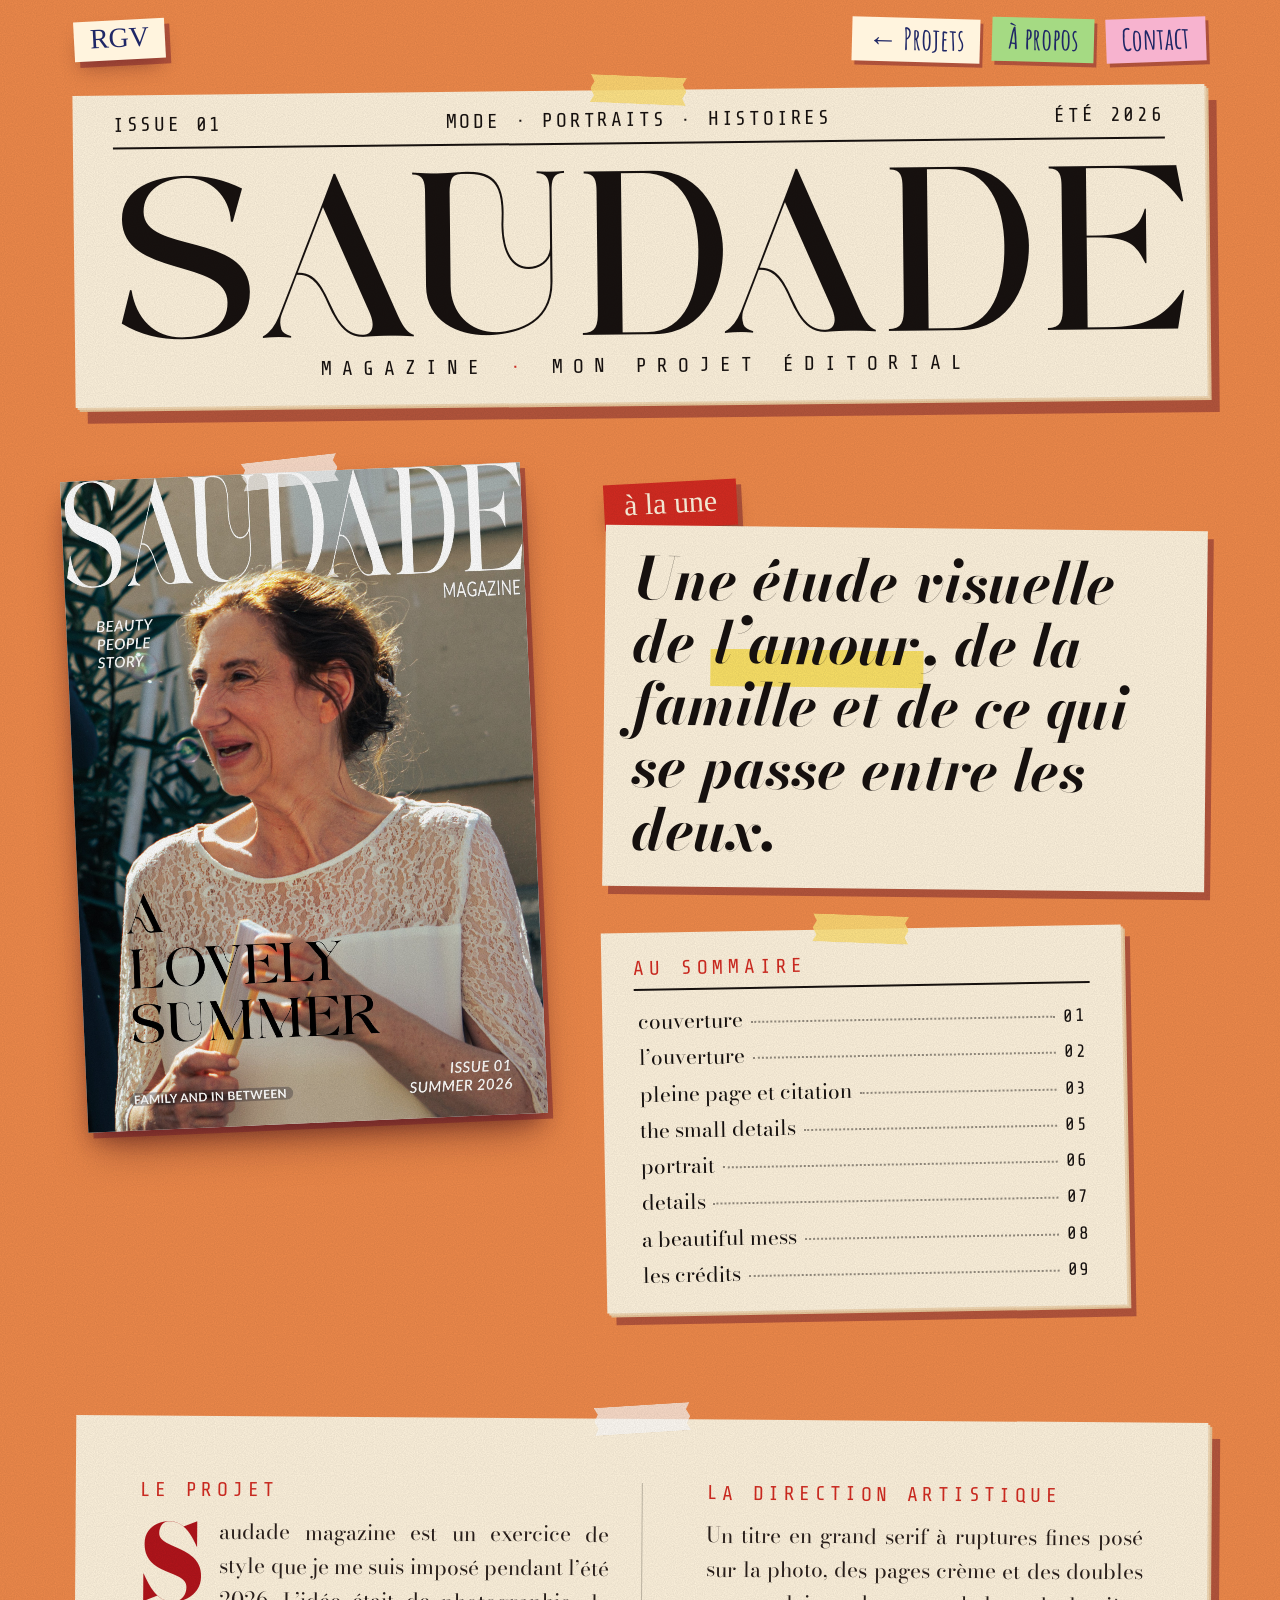
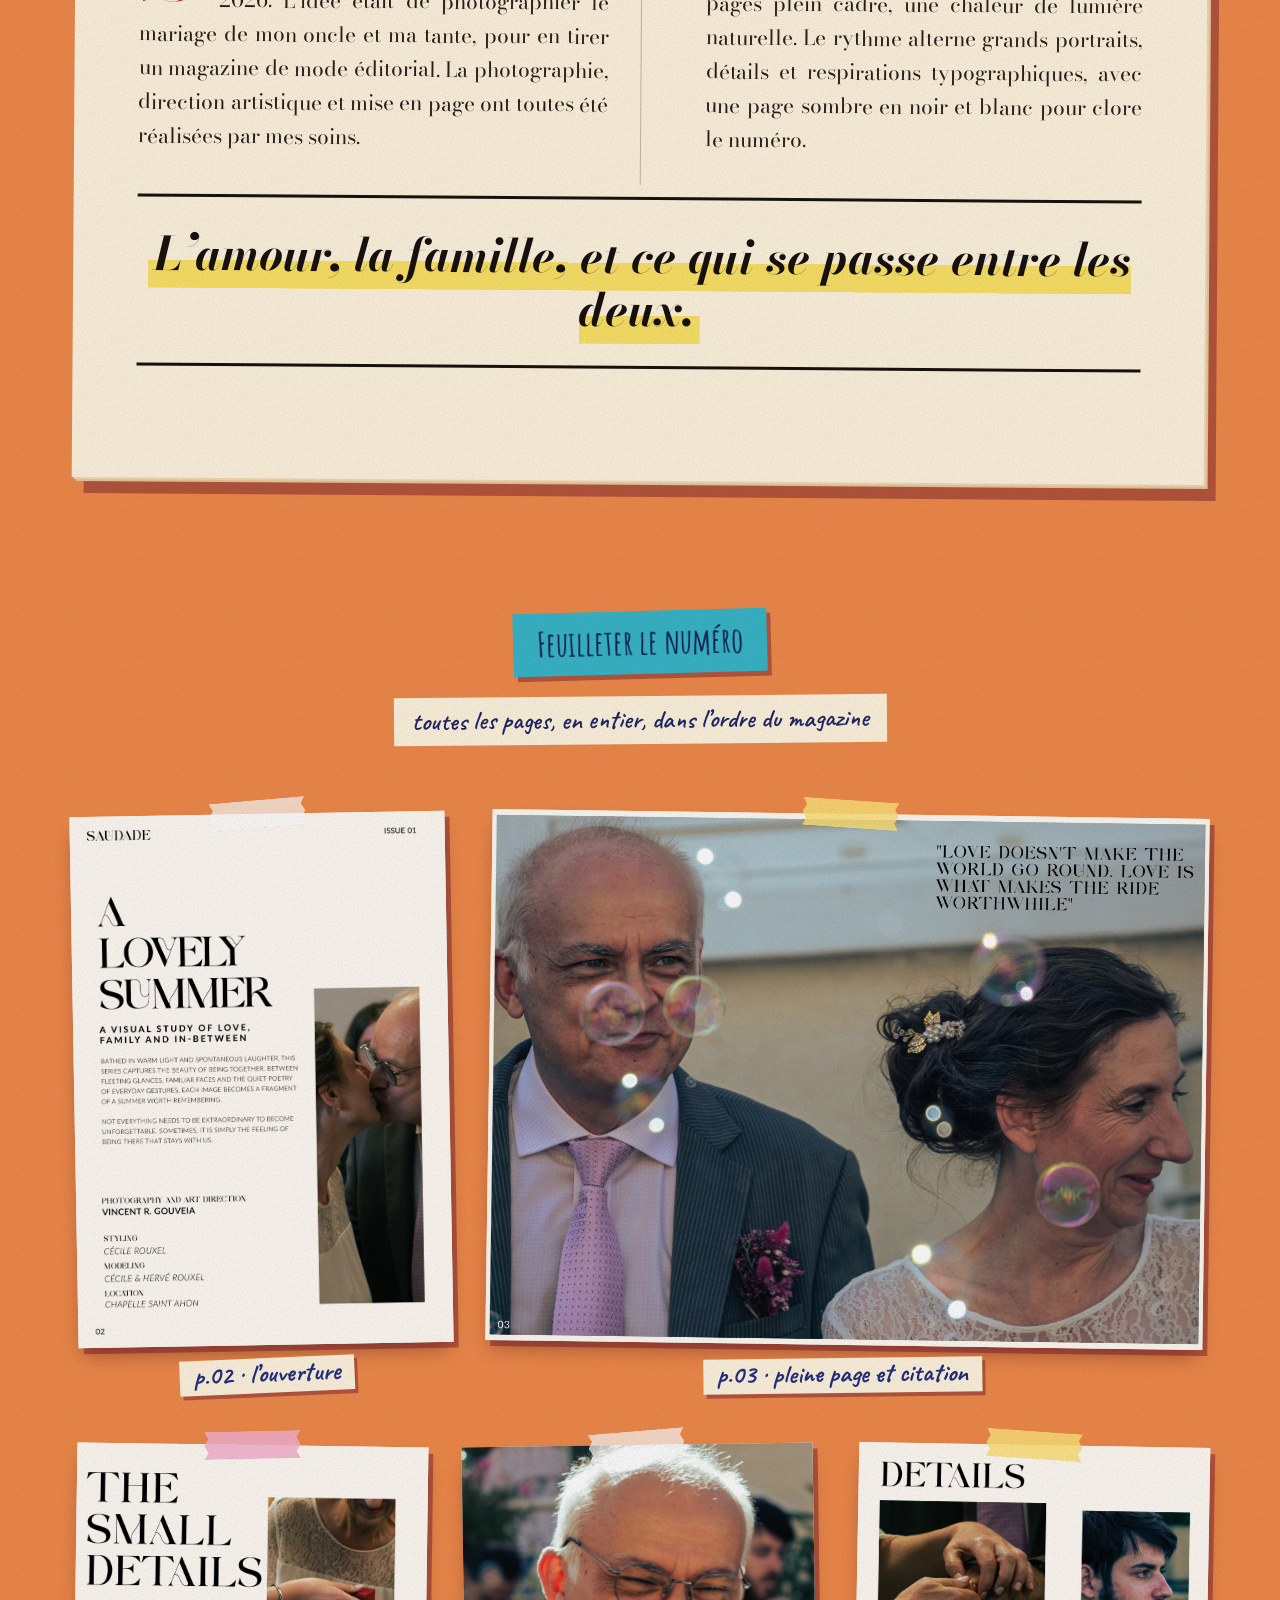
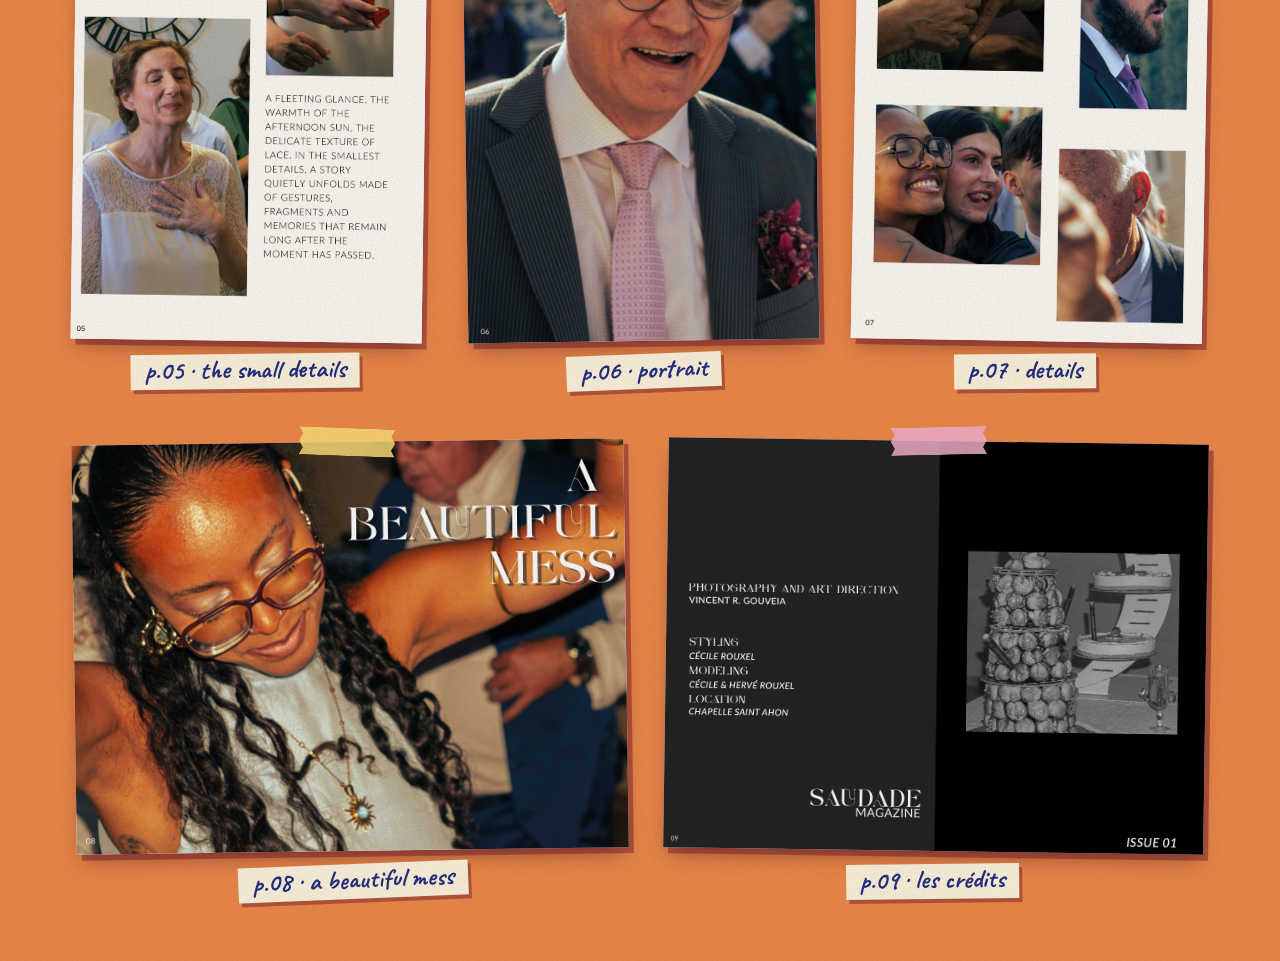
<file: Magazine-Saudade.dc.html>
<!doctype html>
<html lang="fr">
<head>
<meta charset="utf-8">
<meta name="robots" content="noindex,nofollow">
<title>Saudade, magazine, portfolio RG Vincent</title>
<script src="./support.js"></script>
<link rel="stylesheet" href="_blob/4cbc644556d05825dd1c4a19bdfaa5db.css">
</head>
<body>
<x-dc>
<helmet>
<link href="https://fonts.googleapis.com/css2?family=Permanent+Marker&amp;family=Amatic+SC:wght@700&amp;family=Caveat:wght@500;600;700&amp;family=Anton&amp;family=Share+Tech+Mono&amp;family=Bodoni+Moda:ital,wght@0,400;0,700;0,900;1,400;1,700&amp;display=swap" rel="stylesheet">
<style>
body{margin:0}
.mag{max-width:1180px;margin:10px auto 0;padding:0 24px 110px;position:relative;z-index:2}
.mast{position:relative;background:var(--paper);padding:20px 40px 26px;text-align:center;color:#17110f;transform:rotate(-.6deg);box-shadow:2px 2px 0 #f3d9b5,4px 4px 0 #e9c79b,12px 16px 0 var(--hard)}
.mast .top{display:flex;justify-content:space-between;gap:12px;flex-wrap:wrap;font:20px/1 'Share Tech Mono',monospace;letter-spacing:.14em;text-transform:uppercase;border-bottom:2px solid #17110f;padding-bottom:12px}
@font-face{font-family:'Against';src:url('_blob/a22506bd10996731dc603932c37a909b.otf') format('opentype');font-weight:400;font-style:normal;font-display:swap}
.mast .name{font:400 192px/1.02 'Against','Bodoni Moda','Didot',serif;letter-spacing:.02em;margin:10px 0 0;color:#17110f}
.mast .sub{font:20px/1 'Share Tech Mono',monospace;letter-spacing:.5em;text-transform:uppercase;margin-top:6px;padding-left:.5em}
.mast .sub b{font-weight:400;color:var(--red)}
.hero{display:flex;flex-wrap:wrap;gap:60px 70px;align-items:flex-start;margin-top:70px;position:relative}
.cvr{flex:0 0 460px;max-width:100%;position:relative;transform:rotate(-2.5deg);background:#fff;box-shadow:var(--lift),0 24px 40px -10px rgba(60,10,20,.5)}
.cvr img{display:block;width:100%;height:auto}
.hr{flex:1 1 420px;min-width:0;position:relative;padding-top:10px}
.kick{display:inline-block;font:30px/1 'Permanent Marker',cursive;color:var(--paper);background:var(--red);padding:6px 20px 10px;transform:rotate(-3deg);box-shadow:var(--lift)}
.hl{font:italic 700 58px/1.08 'Bodoni Moda','Didot',serif;color:#17110f;margin:34px 0 0;background:var(--paper);padding:22px 28px 26px;box-shadow:6px 8px 0 var(--hard);transform:rotate(.6deg)}
.hl em{font-style:italic;background:linear-gradient(transparent 58%,rgba(251,224,90,.9) 58%);padding:0 4px}
.som{position:relative;margin-top:40px;max-width:520px;background:var(--paper);padding:26px 32px 20px;color:#17110f;transform:rotate(-1deg);box-shadow:2px 2px 0 #f3d9b5,4px 4px 0 #e9c79b,9px 12px 0 var(--hard)}
.som h4{margin:0 0 12px;font:20px/1 'Share Tech Mono',monospace;letter-spacing:.24em;text-transform:uppercase;color:var(--red);border-bottom:2px solid #17110f;padding-bottom:10px}
.som ul{list-style:none;margin:0;padding:0}
.som li{display:flex;align-items:baseline;gap:8px;padding:5px 4px;cursor:pointer;font:400 21px/1.25 'Bodoni Moda','Didot',serif}
.som li .d{flex:1;border-bottom:2px dotted rgba(23,17,15,.45);transform:translateY(-4px);min-width:16px}
.som li b{font:400 18px/1 'Share Tech Mono',monospace;letter-spacing:.08em}
.som li:hover{background:linear-gradient(transparent 55%,rgba(251,224,90,.9) 55%)}
.som .sn{display:block;margin-top:10px;font:600 24px/1 Caveat,cursive;color:var(--navy);text-align:right;transform:rotate(-1deg)}
.lines{display:flex;flex-wrap:wrap;gap:14px 18px;margin-top:34px}
.lines .an:nth-child(2){transform:rotate(2.5deg)}.lines .an:nth-child(3){transform:rotate(-1deg)}
.ed{position:relative;margin-top:110px}
.edp{position:relative;background:var(--paper);padding:64px 64px 70px;color:#2a1f1b;box-shadow:2px 2px 0 #f3d9b5,4px 4px 0 #e9c79b,12px 16px 0 var(--hard);transform:rotate(.4deg)}
.edp .cols{display:grid;grid-template-columns:1fr 1fr;gap:0 64px;position:relative}
.edp .cols>.c2{border-left:1px solid rgba(23,17,15,.25);padding-left:64px;margin-left:-32px}
.edp h3{font:20px/1 'Share Tech Mono',monospace;letter-spacing:.22em;text-transform:uppercase;color:var(--red);margin:0 0 14px;break-after:avoid}
.edp p{font:400 21px/1.62 'Bodoni Moda','Didot',serif;margin:0 0 30px;text-align:justify;hyphens:auto}
.edp p.dc::first-letter{font:900 104px/.8 'Bodoni Moda','Didot',serif;float:left;padding:8px 14px 0 0;color:var(--title)}
.edp .pq{grid-column:1/-1;font:italic 700 46px/1.15 'Bodoni Moda','Didot',serif;text-align:center;color:#17110f;margin:12px 0 42px;padding:30px 0;border-top:3px solid #17110f;border-bottom:3px solid #17110f}
.edp .pq span{background:linear-gradient(transparent 60%,rgba(251,224,90,.9) 60%);padding:0 6px}
.ph{margin-top:130px;text-align:center}
.sp{display:flex;gap:40px;align-items:center;justify-content:center;margin:0 auto}
.mp{position:relative;flex:var(--a) 1 0;min-width:0;background:#fff;box-shadow:var(--lift)}
.mp img{display:block;width:100%;height:auto}
.mp .mc{position:absolute;left:50%;bottom:-48px;transform:translateX(-50%) rotate(-1.5deg);white-space:nowrap;font:700 26px/1 Caveat,cursive;color:var(--navy);background:var(--paper);padding:3px 14px 6px;box-shadow:3px 4px 0 var(--hard)}
.cvr,.mp{cursor:zoom-in}
.mp img,.cvr img{transition:transform .2s}
.vw{display:none;position:fixed;inset:0;z-index:100;overscroll-behavior:contain;background:rgba(40,16,8,.78);align-items:center;justify-content:center;padding:3vh 3vw;box-sizing:border-box}
.vwin{position:relative;width:min(1080px,100%);background:#1d1210;padding:14px 20px 16px;box-shadow:var(--lift),0 30px 60px rgba(0,0,0,.5);color:#fff4de;transform:rotate(-.3deg)}
.vwb{display:flex;justify-content:space-between;align-items:center;gap:14px;margin-bottom:10px;flex-wrap:wrap}
.vwc{font:700 28px/1 Caveat,cursive;background:var(--paper);color:var(--navy);padding:4px 16px 8px;transform:rotate(-1deg);box-shadow:3px 4px 0 var(--hard)}
.vwx{font:22px 'Share Tech Mono',monospace;background:var(--yel);color:var(--ink);border:0;padding:6px 16px;box-shadow:3px 4px 0 var(--hard);cursor:pointer;transform:rotate(1.5deg)}
.vws{display:flex;align-items:center;gap:18px}
.vwi{flex:1;min-width:0;height:var(--sh,520px);display:grid;place-items:center}
.vwi img{max-width:100%;max-height:var(--sh,520px);width:auto;height:auto;display:block;box-shadow:0 12px 40px rgba(0,0,0,.65)}
.vwn{flex:0 0 64px;width:64px;height:64px;border:0;background:var(--paper);color:var(--title);font:40px/1 'Permanent Marker',cursive;box-shadow:3px 4px 0 var(--hard);cursor:pointer;transform:rotate(-2deg);padding:0 0 6px}
.vwn+.vwi+.vwn{transform:rotate(2deg)}
.vwn:hover{background:var(--yel)}
.vwt{display:flex;gap:10px;justify-content:center;flex-wrap:wrap;margin-top:12px}
.vwt button{border:3px solid transparent;background:none;padding:0;cursor:pointer;opacity:.55}
.vwt button.on{border-color:var(--yel);opacity:1}
.vwt img{display:block;height:54px;width:auto}
@media (max-width:820px){.vwi{height:var(--sh,420px)}.vwn{flex-basis:44px;width:44px;height:44px;font-size:28px}}
.rowp{margin-top:100px}
@media (max-width:820px){.edp .cols{grid-template-columns:1fr}.edp .cols>.c2{border-left:0;padding-left:0;margin-left:0}.mast .name{font-size:96px}.hl{font-size:38px}.edp{padding:36px 26px}.edp .pq{font-size:32px}.sp{flex-wrap:wrap}.mp{flex:1 1 100%}.cvr{flex:1 1 100%}}
.sb>div:first-child{z-index:40 !important}
.ddm{position:relative;display:inline-block}
.ddp{display:none;position:absolute;top:100%;left:0;padding-top:12px;z-index:60;min-width:250px}
.ddm:hover>.ddp,.ddm:focus-within>.ddp{display:block}
.ddi{display:flex;flex-direction:column;align-items:flex-start;gap:8px}
.ddp a{display:block;white-space:nowrap;font:700 28px/1 'Amatic SC',cursive;text-decoration:none;color:var(--navy);background:var(--paper);padding:6px 16px 8px;box-shadow:3px 4px 0 var(--hard);transform:rotate(-1.2deg)}
.ddp a:nth-child(even){transform:rotate(1.1deg)}
.ddp a:first-child{background:var(--yel)}
.ddp a:hover,.ddp a:focus-visible{background:var(--yel)}
</style>
</helmet>
<div class="sb" style="background: #f08a4b; width: 100%">
<div style="max-width: 1180px; margin: 0 auto; padding: 18px 24px; display: flex; justify-content: space-between; align-items: center; flex-wrap: wrap; gap: 14px; position: relative; z-index: 2">
<a class="logo" href="Main.dc.html">RGV</a>
<div style="display: flex; gap: 12px; flex-wrap: wrap">
<div class="ddm"><a class="chip" href="Main.dc.html">← Projets</a><div class="ddp"><div class="ddi"><a href="Main.dc.html#projets">Tous les projets</a><a href="Wyld-N-Rolla.dc.html">Wyld’N’Rolla</a><a href="Le-Merovingien.dc.html">Le Mérovingien</a><a href="Casque-audio.dc.html">Le casque audio</a><a href="Magazine-Saudade.dc.html">Saudade, magazine</a><a href="La-Lumiere.dc.html">La lumière</a><a href="Affiches.dc.html">Graphisme</a><a href="Photos-Galerie.dc.html">Photographie</a></div></div></div>
<a class="chip c" href="Main.dc.html#apropos">À propos</a>
<a class="chip b" href="Contact.dc.html">Contact</a>
</div>
</div>

<div class="mag">
<div class="mast tape t2">
<div class="top"><span>Issue 01</span><span>Mode · portraits · histoires</span><span>Été 2026</span></div>
<h1 class="name">SAUDADE</h1>
<div class="sub">Magazine <b>·</b> mon projet éditorial</div>
</div>

<div class="hero">
<div class="cvr tape"><img src="_blob/0ac7775333381bf42a32a78c015ff010.jpg" alt="Couverture du magazine Saudade, numéro 01"></div>
<div class="hr">
<span class="kick">à la une</span>
<p class="hl">Une étude visuelle de <em>l’amour</em>, de la famille et de ce qui se passe entre les deux.</p>
<div class="som tape t2">
<h4>Au sommaire</h4>
<ul>
<li data-i="0"><span class="t">couverture</span><span class="d"></span><b>01</b></li>
<li data-i="1"><span class="t">l’ouverture</span><span class="d"></span><b>02</b></li>
<li data-i="2"><span class="t">pleine page et citation</span><span class="d"></span><b>03</b></li>
<li data-i="3"><span class="t">the small details</span><span class="d"></span><b>05</b></li>
<li data-i="4"><span class="t">portrait</span><span class="d"></span><b>06</b></li>
<li data-i="5"><span class="t">details</span><span class="d"></span><b>07</b></li>
<li data-i="6"><span class="t">a beautiful mess</span><span class="d"></span><b>08</b></li>
<li data-i="7"><span class="t">les crédits</span><span class="d"></span><b>09</b></li>
</ul>
</div>
</div>
</div>

<div class="ed">
<div class="edp tape">
<div class="cols">
<div>
<h3>Le projet</h3>
<p class="dc">Saudade magazine est un exercice de style que je me suis imposé pendant l’été 2026. L’idée était de photographier le mariage de mon oncle et ma tante, pour en tirer un magazine de mode éditorial. La photographie, direction artistique et mise en page ont toutes été réalisées par mes soins.</p>
</div>
<div class="c2">
<h3>La direction artistique</h3>
<p>Un titre en grand serif à ruptures fines posé sur la photo, des pages crème et des doubles pages plein cadre, une chaleur de lumière naturelle. Le rythme alterne grands portraits, détails et respirations typographiques, avec une page sombre en noir et blanc pour clore le numéro.</p>
</div>
<div class="pq"><span>L’amour, la famille, et ce qui se passe entre les deux.</span></div>
</div>
</div>
</div>

<div class="ph">
<span class="lab">Feuilleter le numéro</span>
<p style="margin-top: 22px"><span class="lead">toutes les pages, en entier, dans l’ordre du magazine</span></p>
</div>

<div class="vw" id="vw">
<div class="vwin" id="vwin">
<div class="vwb"><span class="vwc" id="vw-c"></span><button class="vwx" id="vw-x" type="button">✕ fermer</button></div>
<div class="vws"><button class="vwn" id="vw-p" type="button" aria-label="Page précédente">‹</button><div class="vwi"><img id="vw-i" alt=""></div><button class="vwn" id="vw-n" type="button" aria-label="Page suivante">›</button></div>
<div class="vwt" id="vw-t"></div>
</div>
</div>

<div id="grid">
<div class="sp rowp" style="margin-top: 70px">
<div class="mp tape" style="--a: .707; transform: rotate(-1deg)"><img src="_blob/155eedc74bf08dc107bffc610bbf3a69.jpg" alt="Page 2, A lovely summer"><span class="mc">p.02 · l’ouverture</span></div>
<div class="mp tape t2" style="--a: 1.35; transform: rotate(.8deg)"><img src="_blob/cba9190c08c2a9c04d900b0f40f37742.jpg" alt="Page 3, pleine page avec une citation sur l’amour"><span class="mc">p.03 · pleine page et citation</span></div>
</div>

<div class="sp rowp">
<div class="mp tape t3" style="--a: .707; transform: rotate(.8deg)"><img src="_blob/5cc95fb5097f7f8beef840d18a05b40e.jpg" alt="Page 5, The small details"><span class="mc">p.05 · the small details</span></div>
<div class="mp tape" style="--a: .707; transform: rotate(-.8deg)"><img src="_blob/698d75b60561a822ee9d96c68a2cf811.jpg" alt="Page 6, portrait en pleine page"><span class="mc">p.06 · portrait</span></div>
<div class="mp tape t2" style="--a: .707; transform: rotate(1deg)"><img src="_blob/33d4538a422243e4aa14a5f8ab010574.jpg" alt="Page 7, Details, quatre photos"><span class="mc">p.07 · details</span></div>
</div>

<div class="sp rowp">
<div class="mp tape t2" style="--a: 1.35; transform: rotate(-.8deg)"><img src="_blob/1ae145a6219b4163c2ccfa343fac4b1c.jpg" alt="Page 8, A beautiful mess"><span class="mc">p.08 · a beautiful mess</span></div>
<div class="mp tape t3" style="--a: 1.32; transform: rotate(.8deg)"><img src="_blob/e9fd6cab6890509b49ed53dbc889d628.jpg" alt="Page 9, crédits en noir et blanc"><span class="mc">p.09 · les crédits</span></div>
</div>
</div>

</div>
</div>
</x-dc>
<script type="text/x-dc" data-dc-script data-props='{"$preview":{"width":1280,"height":4400}}'>
class Component extends DCLogic {
renderVals() {
return {};
}
componentDidMount() {
const $ = (id) => document.getElementById(id);
const vw = $('vw'), im = $('vw-i'), cap = $('vw-c'), th = $('vw-t');
if (!vw || !im) return;
const items = Array.prototype.slice.call(document.querySelectorAll('.cvr, .mp'));
const src = (el) => el.querySelector('img').getAttribute('src');
const label = (el, i) => {
const c = el.querySelector('.mc');
return (c ? c.textContent : 'la couverture') + '   ' + (i + 1) + '/' + items.length;
};
let cur = 0, open = false;
th.innerHTML = '';
const tb = items.map((el, i) => {
const b = document.createElement('button');
b.type = 'button';
const t = document.createElement('img');
t.src = src(el); t.alt = '';
b.appendChild(t);
b.onclick = () => show(i);
th.appendChild(b);
return b;
});
const show = (i) => {
cur = (i + items.length) % items.length;
im.src = src(items[cur]);
im.alt = items[cur].querySelector('img').getAttribute('alt') || '';
cap.textContent = label(items[cur], cur);
tb.forEach((b, k) => b.classList.toggle('on', k === cur));
};
const openAt = (i) => {
open = true;
show(i);
const sh = Math.max(380, Math.min(640, (window.screen && window.screen.availHeight ? window.screen.availHeight : 900) - 480));
$('vwin').style.setProperty('--sh', sh + 'px');
vw.style.display = 'flex';
[60, 300].forEach((t) => setTimeout(() => { try { const w = $('vwin'); if (w && open) w.scrollIntoView({ block: 'center', inline: 'center' }); } catch (x) {} }, t));
};
const close = () => {
if (!open) return;
open = false;
vw.style.display = 'none';
try { items[cur].scrollIntoView({ block: 'center' }); } catch (e) {}
};
this.mgClick = (e) => {
const t = e.target;
if (!t || !t.closest) return;
if (t.closest('#vw-x')) { close(); return; }
if (t.closest('#vw-p')) { show(cur - 1); return; }
if (t.closest('#vw-n')) { show(cur + 1); return; }
if (t === vw) { close(); return; }
if (t.closest('#vw')) return;
const li = t.closest('.som li');
if (li) { openAt(parseInt(li.getAttribute('data-i'), 10) || 0); return; }
const el = t.closest('.cvr, .mp');
if (el) openAt(items.indexOf(el));
};
this.mgKey = (e) => {
if (!open) return;
if (e.key === 'ArrowLeft') { show(cur - 1); e.preventDefault(); }
else if (e.key === 'ArrowRight') { show(cur + 1); e.preventDefault(); }
else if (e.key === 'Escape') { close(); }
};
this.mgWheel = (e) => {
if (!open || !e.target.closest || !e.target.closest('#vw')) return;
e.preventDefault();
const now = Date.now();
if (now - (this.lastW || 0) < 380) return;
this.lastW = now;
show(cur + (e.deltaY > 0 ? 1 : -1));
};
document.addEventListener('wheel', this.mgWheel, { passive: false });
document.addEventListener('click', this.mgClick);
document.addEventListener('keydown', this.mgKey);
}
componentWillUnmount() {
if (this.mgClick) document.removeEventListener('click', this.mgClick);
if (this.mgKey) document.removeEventListener('keydown', this.mgKey);
if (this.mgWheel) document.removeEventListener('wheel', this.mgWheel);
}
}
</script>
</body>
</html>
</file>
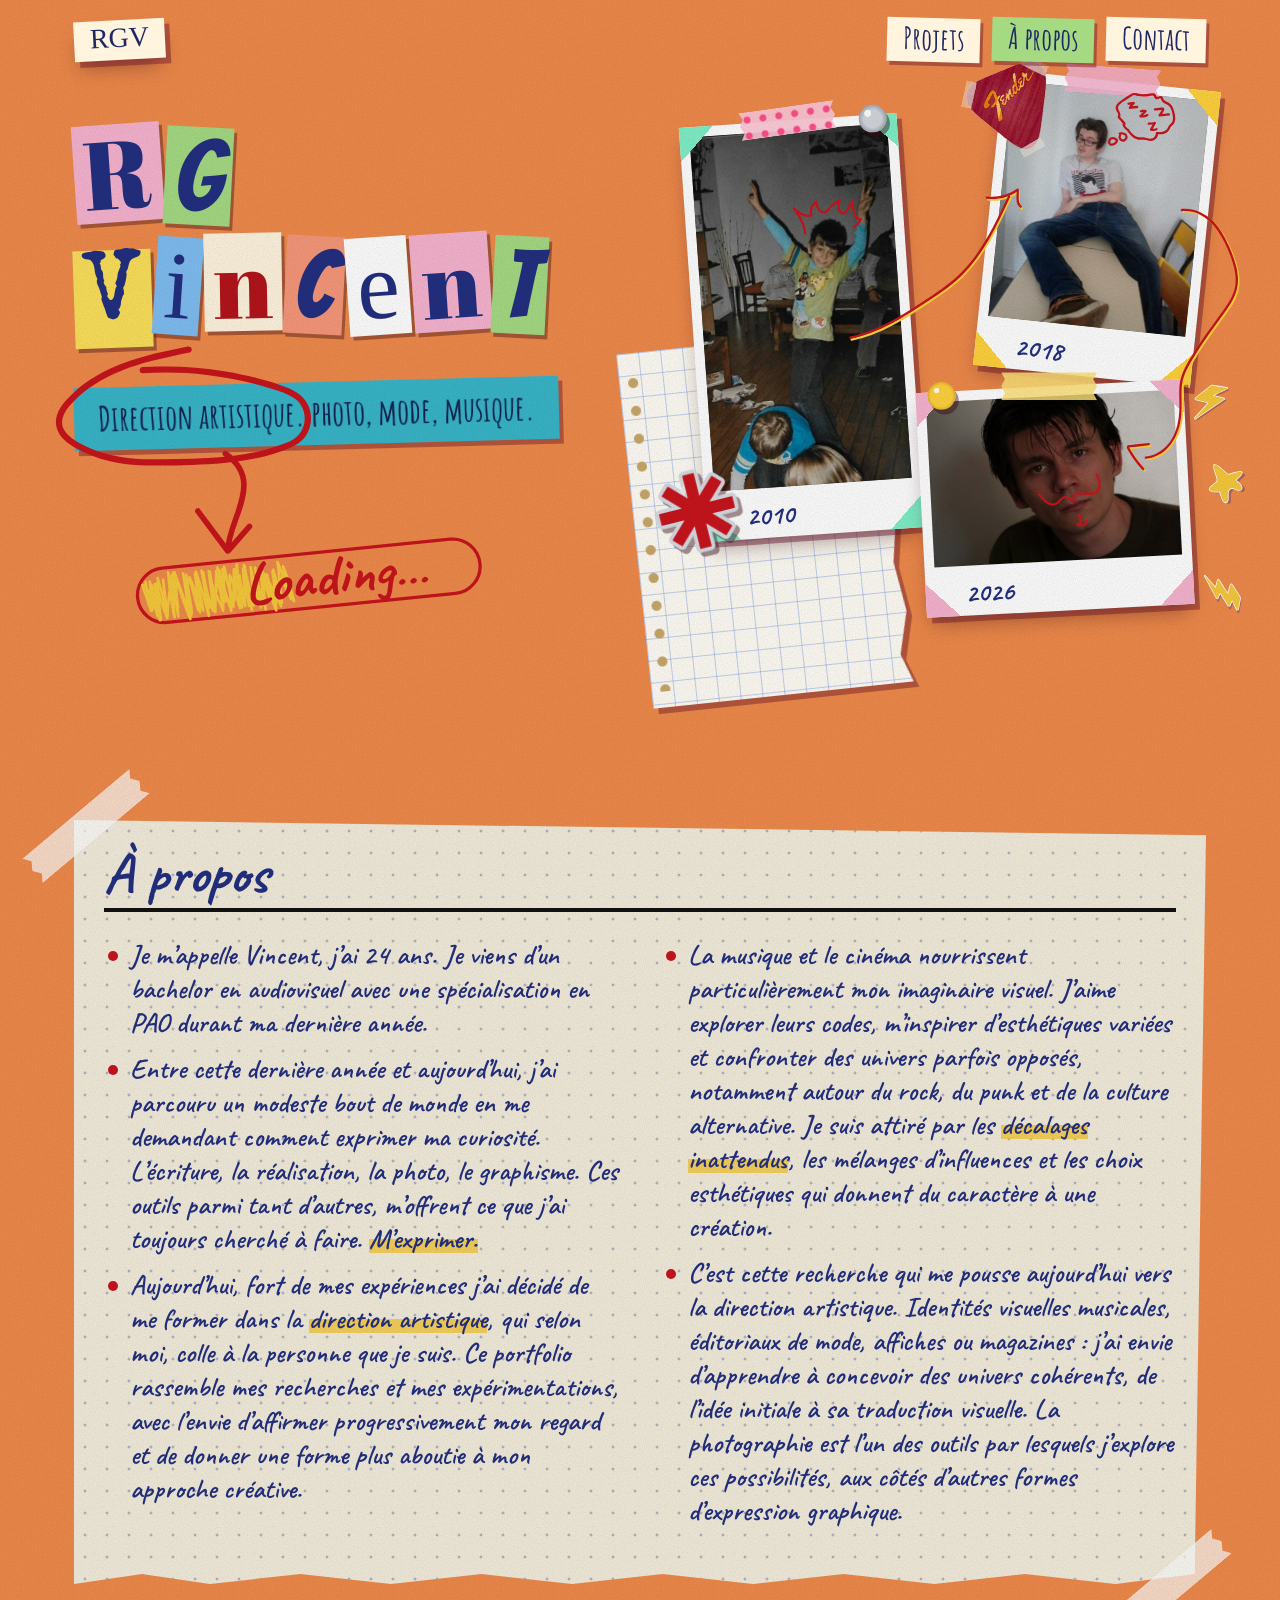
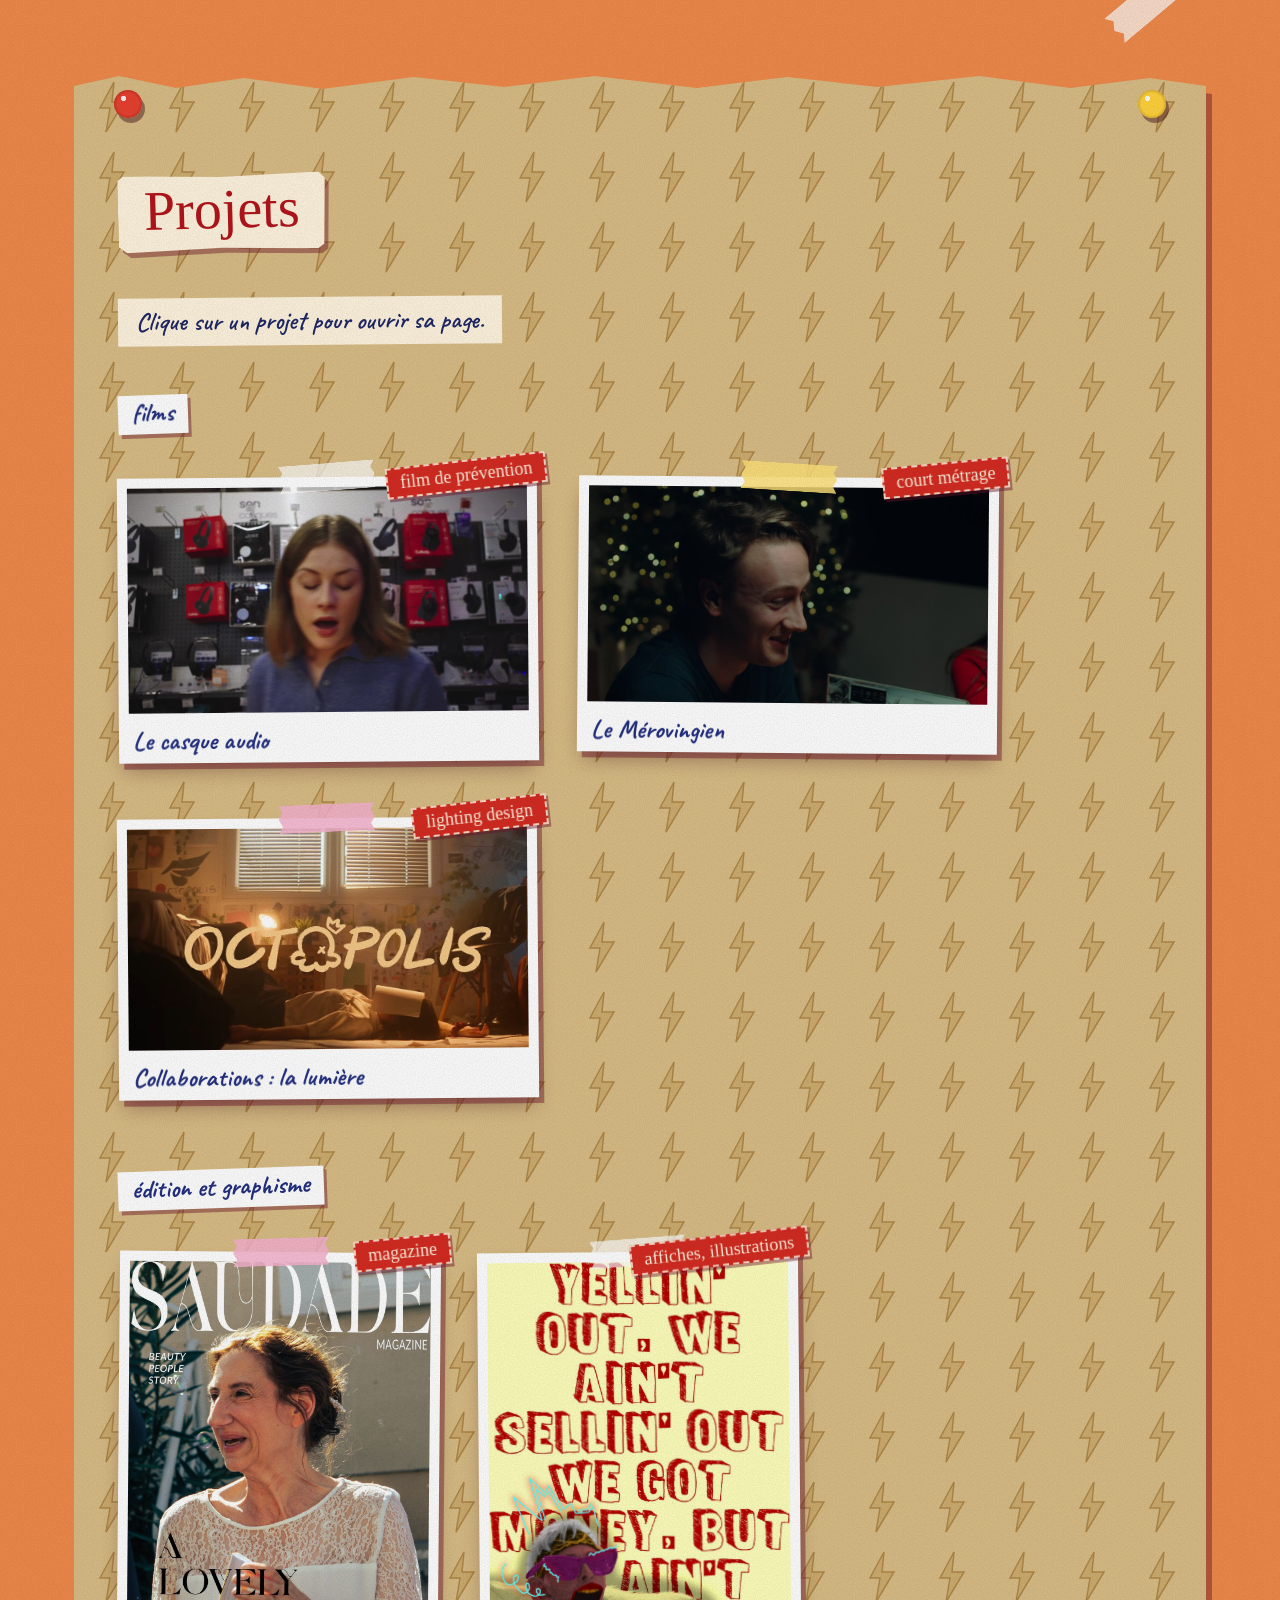
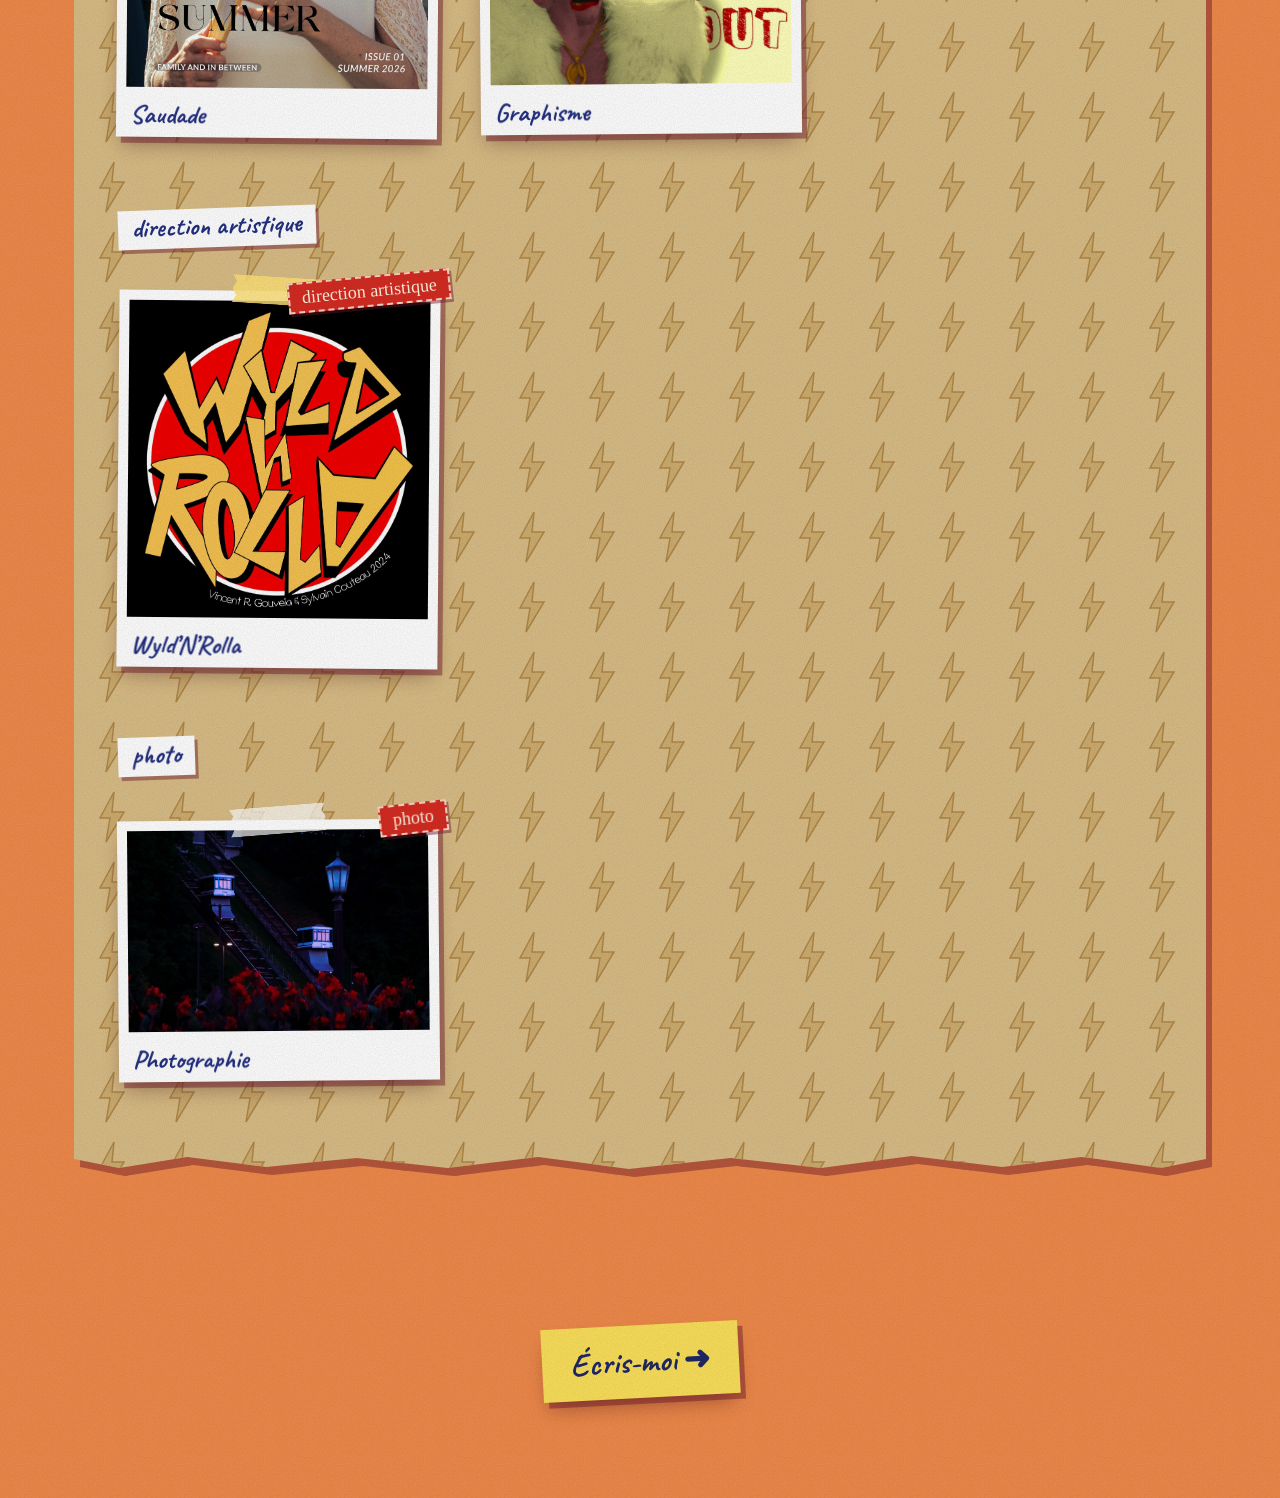
<file: Main.dc.html>
<!doctype html>
<html lang="fr">
<head>
<meta charset="utf-8">
<meta name="robots" content="noindex,nofollow">
<title>Accueil, portfolio RG Vincent</title>
<script src="./support.js"></script>
<link rel="stylesheet" href="_blob/4cbc644556d05825dd1c4a19bdfaa5db.css">
<link rel="stylesheet" href="_blob/b9e1020de4a91506966d5c8eb8b96445.css">
</head>
<body>
<x-dc>
<helmet>
<link href="https://fonts.googleapis.com/css2?family=Permanent+Marker&amp;family=Amatic+SC:wght@700&amp;family=Caveat:wght@500;600;700&amp;family=Abril+Fatface&amp;family=Bangers&amp;family=Special+Elite&amp;family=Chewy&amp;family=Anton&amp;family=Kaushan+Script&amp;family=Share+Tech+Mono&amp;display=swap" rel="stylesheet">
<style>
body{margin:0}
.dd{position:absolute;pointer-events:none}
.pk{position:absolute;z-index:8}
.pk svg{width:100%;height:100%;display:block}
.pk .tp{position:absolute;width:30px;height:13px;background:rgba(255,248,235,.55);clip-path:polygon(0 0,5% 25%,0 50%,5% 75%,0 100%,100% 100%,95% 75%,100% 50%,95% 25%,100% 0)}
.pk .tx{position:absolute;left:5%;width:68%;top:50%;text-align:center;white-space:nowrap;font:400 20px/1 'Kaushan Script',cursive;transform:translateY(-52%) rotate(-5deg);color:transparent;background:repeating-linear-gradient(45deg,rgba(40,40,60,.3) 0 1px,transparent 1px 3px),linear-gradient(180deg,#fbfbfd,#a9aebb 55%,#eceef3);-webkit-background-clip:text;background-clip:text}
.epin{position:absolute;z-index:8;filter:drop-shadow(3px 5px 0 rgba(60,10,20,.45))}
.pol.cn .pc::after{display:none}
.pol.cn::after{content:"";position:absolute;inset:0;pointer-events:none;z-index:1;background:linear-gradient(135deg,var(--cc) 50%,transparent 50%) 0 0/34px 34px no-repeat,linear-gradient(225deg,var(--cc) 50%,transparent 50%) 100% 0/34px 34px no-repeat,linear-gradient(45deg,var(--cc) 50%,transparent 50%) 0 100%/34px 34px no-repeat,linear-gradient(315deg,var(--cc) 50%,transparent 50%) 100% 100%/34px 34px no-repeat}
.pol.cn .cap{z-index:2;left:40px;right:40px}
.pj{display:block;text-decoration:none;color:inherit}
.pg{display:grid;grid-template-columns:repeat(auto-fill,minmax(280px,1fr));gap:56px 40px;align-items:start}
.pf{grid-template-columns:repeat(auto-fill,minmax(360px,420px))}
.pj .pd{display:block;margin:26px 8px 0;background:var(--paper);padding:8px 14px 10px;font:600 22px/1.2 Caveat,cursive;color:var(--ink);box-shadow:2px 3px 0 var(--hard);transform:rotate(.8deg)}
.bj{position:relative;padding-left:26px}
.bj::before{content:"";position:absolute;left:4px;top:13px;width:10px;height:10px;border-radius:50%;background:#c8141c}
.hl{background:linear-gradient(transparent 52%,rgba(247,201,59,.8) 52%,rgba(247,201,59,.8) 92%,transparent 92%)}
#apropos .news h2{font:700 56px/1 Caveat,cursive;text-transform:none;color:#222f80}
.sb>div:first-child{z-index:40 !important}
.ddm{position:relative;display:inline-block}
.ddp{display:none;position:absolute;top:100%;left:0;padding-top:12px;z-index:60;min-width:250px}
.ddm:hover>.ddp,.ddm:focus-within>.ddp{display:block}
.ddi{display:flex;flex-direction:column;align-items:flex-start;gap:8px}
.ddp a{display:block;white-space:nowrap;font:700 28px/1 'Amatic SC',cursive;text-decoration:none;color:var(--navy);background:var(--paper);padding:6px 16px 8px;box-shadow:3px 4px 0 var(--hard);transform:rotate(-1.2deg)}
.ddp a:nth-child(even){transform:rotate(1.1deg)}
.ddp a:first-child{background:var(--yel)}
.ddp a:hover,.ddp a:focus-visible{background:var(--yel)}
</style>
</helmet>
<div class="sb" style="background: #f08a4b; width: 100%">
<div style="max-width: 1180px; margin: 0 auto; padding: 18px 24px; display: flex; justify-content: space-between; align-items: center; flex-wrap: wrap; gap: 14px; position: relative; z-index: 2">
<a class="logo" href="#">RGV</a>
<div style="display: flex; gap: 12px; flex-wrap: wrap">
<div class="ddm"><a class="chip" href="#projets">Projets</a><div class="ddp"><div class="ddi"><a href="#projets">Tous les projets</a><a href="Wyld-N-Rolla.dc.html">Wyld’N’Rolla</a><a href="Le-Merovingien.dc.html">Le Mérovingien</a><a href="Casque-audio.dc.html">Le casque audio</a><a href="Magazine-Saudade.dc.html">Saudade, magazine</a><a href="La-Lumiere.dc.html">La lumière</a><a href="Affiches.dc.html">Graphisme</a><a href="Photos-Galerie.dc.html">Photographie</a></div></div></div>
<a class="chip b" href="Casque-audio.dc.html" style="display: none">Le casque audio</a>
<a class="chip c" href="Magazine-Saudade.dc.html" style="display: none">Saudade</a>
<a class="chip" href="Affiches.dc.html" style="display: none">Affiches</a>
<a class="chip b" href="Le-Merovingien.dc.html" style="display: none">Le Mérovingien</a>
<a class="chip c" href="#apropos">À propos</a>
<a class="chip" href="Contact.dc.html">Contact</a>
</div>
</div>

<div style="max-width: 1180px; margin: 0 auto; padding: 30px 24px 14px; display: flex; flex-wrap: wrap; gap: 40px; align-items: flex-start; position: relative; z-index: 2">
<div style="flex: 1 1 500px; min-width: 0; position: relative">

<h1 class="mk" style="margin-top: 14px"><i class="rs a">R</i><i class="rs b">G</i><br><i class="rs c">V</i><i class="rs d">i</i><i class="rs e">n</i><i class="rs f">c</i><i class="rs g">e</i><i class="rs a">n</i><i class="rs b">t</i></h1>
<p style="margin-top: 26px; position: relative"><span class="lab">Direction artistique. photo, mode, musique.</span></p>
</div>
<div style="flex: 1 1 500px; min-width: 0; position: relative; min-height: 660px">
<div class="sh2" style="position: absolute; left: -26px; top: 230px; width: 48%; height: 54%; transform: rotate(-6deg)"><div class="gp" style="width: 100%; height: 100%"></div></div>
<div class="pol cn tape t4" style="--cc: #7ff0c8; position: absolute; left: 6%; top: 10px; width: 40%; transform: rotate(-4deg); z-index: 2"><div class="pc" style="position: relative"><img src="_blob/58501c9fd535bccdcf950dc132ee0f19.jpg" alt="Moi, enfant, bras en l’air" style="aspect-ratio: 402 / 720; object-fit: cover; object-position: top"><svg class="dd" viewBox="0 0 160 200" style="left: 50%; top: 4%; width: 48%; height: 60%"></svg></div><span class="cap">2010</span><span class="pin m" style="right: 10px; top: -10px"></span></div>

<div class="pol cn tape t3" style="--cc: #ffd23c; position: absolute; right: 0; top: -30px; width: 40%; transform: rotate(6deg); z-index: 2"><div class="pc" style="position: relative"><img src="_blob/3eebee09173bfdbe5806945f0a4215db.jpg" alt="Moi, adolescent" style="aspect-ratio: 988 / 1180; object-fit: cover; object-position: top"><svg class="dd" viewBox="0 0 160 200" style="left: 28%; top: 6%; width: 44%; height: 88%"></svg></div><span class="cap">2018</span></div>
<div class="pol cn tape t2" style="--cc: #f7b3cf; position: absolute; right: 17px; bottom: 159px; width: 268px; transform: rotate(-3deg); z-index: 3; border-style: none; border-width: 1px; border-color: #141413"><span class="cap">2026</span><span class="pin y" style="left: 12px; top: -10px"></span><div class="pc" style="position: relative"><img src="_blob/dfbeebfdcf8823202f7b62ccdde528a4.jpg" alt="Moi, aujourd’hui"><svg class="dd" viewBox="512.1 814.3 112.1 112.1" style="left: 267px; top: 67px; width: 60px; height: 60px; overflow: visible; position: absolute"><path d="M552.22,870.48c2.39-1.35,3.73-4.03,3.27-6.74-1.62-9.57-7.61-24.47-4.76-27.18,3.4-3.23,22.13,17.7,24.85,19.4s22.98-6.98,25.87-2.72-11.91,11.4-11.57,14.3,13.96,9.53,9.19,17.19-14.47-8.34-22.13-1.36.34,22.13-7.15,24.17-8.68-17.19-11.06-19.57-13.45,1.36-18.04-4.26c-3.32-4.06,6.06-10.16,11.53-13.23Z" fill="rgba(70,30,110,.35)"></path><path d="M546.63,867.24c2.39-1.35,3.73-4.03,3.27-6.74-1.62-9.57-7.61-24.47-4.76-27.18,3.4-3.23,22.13,17.7,24.85,19.4s22.98-6.98,25.87-2.72-11.91,11.4-11.57,14.3,13.96,9.53,9.19,17.19-14.47-8.34-22.13-1.36.34,22.13-7.15,24.17-8.68-17.19-11.06-19.57-13.45,1.36-18.04-4.26c-3.32-4.06,6.06-10.16,11.53-13.23Z" fill="#f7c93b" stroke="#fff" stroke-width="3.0" stroke-linejoin="round" paint-order="stroke"></path></svg></div></div>
<svg class="epin" viewBox="0 0 100 100" width="84" height="84" style="left: -1%; top: 359px; transform: rotate(-14deg)"><g fill="#d8dbe2" stroke="#d8dbe2" stroke-width="9" stroke-linejoin="round"><rect x="43" y="5" width="14" height="90" rx="1" transform="rotate(0 50 50)"></rect><rect x="43" y="5" width="14" height="90" rx="1" transform="rotate(45 50 50)"></rect><rect x="43" y="5" width="14" height="90" rx="1" transform="rotate(90 50 50)"></rect><rect x="43" y="5" width="14" height="90" rx="1" transform="rotate(135 50 50)"></rect></g><path d="M34 24 L46 12 L50 18 L38 30Z" fill="#fff" opacity=".45"></path><g fill="#c8141c"><rect x="43" y="5" width="14" height="90" rx="1" transform="rotate(0 50 50)"></rect><rect x="43" y="5" width="14" height="90" rx="1" transform="rotate(45 50 50)"></rect><rect x="43" y="5" width="14" height="90" rx="1" transform="rotate(90 50 50)"></rect><rect x="43" y="5" width="14" height="90" rx="1" transform="rotate(135 50 50)"></rect></g></svg>
<div class="pk" style="left: 57.5%; top: -62px; width: 84px; transform: rotate(-48deg)"><img src="_blob/9d33fdc2681149236e6da625addfca63.png" alt="Médiator Fender collé au scrapbook" style="width: 100%; display: block"><span class="tp" style="left: -2px; top: 7px; width: 28px; height: 11px; transform: rotate(-30deg); background: rgba(255,246,228,.4); position: absolute"></span><span class="tp" style="left: 2px; top: 90px; width: 26px; height: 10px; transform: rotate(18deg); background: rgba(255,246,228,.4); position: absolute"></span><span class="tp" style="left: 64px; top: 36px; width: 28px; height: 11px; transform: rotate(75deg); background: rgba(255,246,228,.4); position: absolute"></span></div>


<svg class="dd" viewBox="461.75 821.13 243.2 236.83" style="left: 133px; top: -17px; width: 81.5%; height: auto; aspect-ratio: 243.2 / 236.83; overflow: visible; z-index: 9; position: absolute"><g id="Calque_5" data-name="Calque 5"><path fill="#ffd23c" d="M493.96,956.53c15.84-3.28,29.56-12.33,42.87-21.09,6.78-4.47,13.49-9.06,19.14-14.95,5.23-5.45,9.59-11.68,13.39-18.19,4.39-7.51,8.06-15.4,11.71-23.28.34-.73-.75-1.37-1.09-.64-6.31,13.62-12.77,27.57-22.8,38.92-5.38,6.09-11.79,10.91-18.52,15.4s-13.19,8.78-20.08,12.67c-7.84,4.42-16.11,8.11-24.96,9.93-.79.16-.46,1.38.33,1.21h0Z"></path><path fill="#ffd23c" d="M568.34,879.92c6.02.71,12.19-.86,17.15-4.34l-.95-.54c.33,3.24-.96,7.23,1.85,9.72.6.54,1.5-.35.89-.89-2.46-2.18-1.19-5.99-1.48-8.83-.04-.43-.52-.85-.95-.54-4.81,3.37-10.69,4.85-16.52,4.17-.8-.09-.8,1.17,0,1.26h0Z"></path><path fill="#ffd23c" d="M675.15,886.53c11.28-1.23,19.28,8.34,23.63,17.53,2.37,5,4.53,10.34,5.44,15.82.49,2.94.55,5.99-.13,8.91-.62,2.66-1.84,5.13-3.26,7.45-2.93,4.76-6.44,9.2-9.7,13.73-3.32,4.61-6.59,9.27-9.58,14.1-2.8,4.53-5.87,9.38-7.12,14.62s-.39,10.94-.62,16.39c-.25,5.93-1.45,12.06-4.82,17.05-3.08,4.56-7.99,8.06-13.59,8.43-.8.05-.81,1.31,0,1.26,10.5-.69,17.1-10.32,18.91-19.88,1.08-5.7.6-11.36.69-17.11.05-3.12.53-6.11,1.67-9.02s2.73-5.66,4.31-8.35c3.03-5.17,6.42-10.11,9.9-14.99,3.44-4.82,7.1-9.52,10.34-14.49s5.03-9.97,4.56-15.79c-.47-5.72-2.58-11.2-4.84-16.42-2.43-5.59-5.51-11.16-10.22-15.15-4.3-3.65-9.86-5.97-15.56-5.35-.8.09-.81,1.35,0,1.26h0Z"></path><path fill="#ffd23c" d="M657.08,1013.24l-7.8.85-1.88.21c-.51.06-1.13.03-1.61.22-1.05.41-.68,1.48-.27,2.23,2.25,4.05,4.99,7.82,8.13,11.23.55.6,1.44-.29.89-.89-2.74-2.98-5.15-6.22-7.2-9.71-.25-.42-.49-.84-.72-1.27-.06-.11-.26-.54-.29-.48-.03.07.68-.03.81-.04l3.23-.35,6.73-.74c.8-.09.81-1.35,0-1.26h0Z"></path></g><g id="Calque_4" data-name="Calque 4"><path fill="#c8141c" d="M493.32,955.5c15.84-3.28,29.56-12.33,42.87-21.09,6.78-4.47,13.49-9.06,19.14-14.95,5.23-5.45,9.59-11.68,13.39-18.19,4.39-7.51,8.06-15.4,11.71-23.28.34-.73-.75-1.37-1.09-.64-6.31,13.62-12.77,27.57-22.8,38.92-5.38,6.09-11.79,10.91-18.52,15.4s-13.19,8.78-20.08,12.67c-7.84,4.42-16.11,8.11-24.96,9.93-.79.16-.46,1.38.33,1.21h0Z"></path><path fill="#c8141c" d="M567.7,878.9c6.02.71,12.19-.86,17.15-4.34l-.95-.54c.33,3.24-.96,7.23,1.85,9.72.6.54,1.5-.35.89-.89-2.46-2.18-1.19-5.99-1.48-8.83-.04-.43-.52-.85-.95-.54-4.81,3.37-10.69,4.85-16.52,4.17-.8-.09-.8,1.17,0,1.26h0Z"></path><path fill="#c8141c" d="M674.25,885.7c11.28-1.23,19.28,8.34,23.63,17.53,2.37,5,4.53,10.34,5.44,15.82.49,2.94.55,5.99-.13,8.91-.62,2.66-1.84,5.13-3.26,7.45-2.93,4.76-6.44,9.2-9.7,13.73-3.32,4.61-6.59,9.27-9.58,14.1-2.8,4.53-5.87,9.38-7.12,14.62s-.39,10.94-.62,16.39c-.25,5.93-1.45,12.06-4.82,17.05-3.08,4.56-7.99,8.06-13.59,8.43-.8.05-.81,1.31,0,1.26,10.5-.69,17.1-10.32,18.91-19.88,1.08-5.7.6-11.36.69-17.11.05-3.12.53-6.11,1.67-9.02s2.73-5.66,4.31-8.35c3.03-5.17,6.42-10.11,9.9-14.99,3.44-4.82,7.1-9.52,10.34-14.49s5.03-9.97,4.56-15.79-2.58-11.2-4.84-16.42c-2.43-5.59-5.51-11.16-10.22-15.15-4.3-3.65-9.86-5.97-15.56-5.35-.8.09-.81,1.35,0,1.26h0Z"></path><path fill="#c8141c" d="M656.19,1012.4l-7.8.85-1.88.21c-.51.06-1.13.03-1.61.22-1.05.41-.68,1.48-.27,2.23,2.25,4.05,4.99,7.82,8.13,11.23.55.6,1.44-.29.89-.89-2.74-2.98-5.15-6.22-7.2-9.71-.25-.42-.49-.84-.72-1.27-.06-.11-.26-.54-.29-.48-.03.07.68-.03.81-.04l3.23-.35,6.73-.74c.8-.09.81-1.35,0-1.26h0Z"></path><path fill="#c8141c" d="M469.03,898c-.36-5.27-3.21-9.74-6.08-14.01l-.99.76c2.79,2.36,6.17,4.9,10.03,3.9.32-.08.54-.45.44-.77-.77-2.57.18-5.37,2.41-6.89l-.95-.54c-.2,2.71,1.94,6.87,5.17,6.56,1.56-.15,2.45-2.01,3.43-3.02,1.47-1.52,3.2-2.72,5.1-3.63l-.92-.71c-.83,2.58-1.52,6.84,2,7.81,1.62.45,2.41-1.1,3.3-2.23,1.16-1.47,2.19-3.04,3.09-4.69l-1.17-.32c-.23,2.6.08,5.3,1.1,7.72.68,1.6,2.19,3.38,4.1,2.69l-.71-.92c-.93,1.8-2.26,3.23-4,4.27-.69.42-.06,1.51.64,1.09,1.91-1.15,3.42-2.74,4.45-4.72.23-.45-.16-1.12-.71-.92-1.94.69-2.87-2.48-3.22-3.8-.46-1.77-.56-3.58-.4-5.39.06-.63-.89-.84-1.17-.32-.56,1.02-1.16,2.02-1.82,2.98s-1.5,2.39-2.48,3.12c-.52.38-.95.23-1.46-.22-.47-.41-.8-.96-.94-1.57-.32-1.42.19-2.89.62-4.23.18-.56-.46-.93-.92-.71-2.56,1.23-4.78,2.99-6.56,5.2-.5.62-.89,1.32-1.8,1.25-.75-.06-1.55-.71-2.05-1.23-1.05-1.09-1.51-2.55-1.4-4.04.03-.46-.57-.8-.95-.54-2.69,1.83-3.93,5.18-2.99,8.31l.44-.77c-3.36.87-6.4-1.53-8.81-3.57-.51-.43-1.41.13-.99.76,2.73,4.06,5.57,8.36,5.91,13.38.05.8,1.31.81,1.26,0h0Z"></path><path fill="#c8141c" d="M615.78,1043.67c-.06-1.06-.12-2.43,1.04-2.92.87-.37,1.93-.21,2.84-.14,1.37.1,2.74.16,4.11.16,1.11,0,2.26.02,3.29-.46,1.68-.78,2.64-2.58,2.85-4.36.29-2.4-.77-4.7-1.75-6.82-.34-.73-1.43-.1-1.09.64.95,2.05,2.05,4.39,1.47,6.7-.22.87-.67,1.73-1.38,2.31-.93.75-2.12.73-3.26.73-1.28,0-2.56-.04-3.84-.13-.98-.07-1.96-.19-2.94-.01-2.21.39-2.73,2.33-2.61,4.31.05.81,1.31.81,1.26,0h0Z"></path><path fill="#c8141c" d="M614.79,1043.12c-1.65-.33-2.81-1.95-4.61-1.73-1.61.2-2.49,1.69-3.54,2.74-1.55,1.57-3.76,1.61-5.55.43s-3-3.12-4.6-4.55c-.6-.54-1.5.35-.89.89,2.8,2.5,5.38,7.06,9.85,5.46,1.77-.63,2.5-2.17,3.89-3.27,1.72-1.36,3.41.89,5.12,1.23.79.16,1.13-1.05.33-1.21h0Z"></path><path fill="#c8141c" d="M617.62,1052.35c.14.05.26.14.38.28.11.13.24.35.32.54.2.44.31.93.28,1.42-.02.42-.16.81-.4,1.08-.16.18-.27.27-.47.37-.15.08-.31.12-.47.12-.34.01-.63.28-.63.63s.29.64.63.63c1.48-.05,2.49-1.34,2.59-2.74.06-.75-.15-1.51-.47-2.18-.3-.62-.78-1.14-1.44-1.36-.32-.11-.69.13-.77.44-.09.34.12.67.44.77h0Z"></path><path fill="#c8141c" d="M634.92,849.82c1.55.54,3.45-.28,4.18-1.74.22-.45.46-1.07.18-1.55-.25-.43-.82-.72-1.25-.93-.92-.44-2.02-.6-2.93-.05-1.01.61-1.16,1.78-1.16,2.87,0,.33.29.64.63.63s.63-.28.63-.63c0-.17,0-.35,0-.52,0-.09.01-.17.02-.26,0-.02.01-.12,0-.03,0-.05.02-.11.03-.16.02-.08.04-.17.06-.25.01-.04.03-.08.04-.12.04-.1-.04.07.01-.02.1-.19.12-.22.25-.34.01-.01.09-.07.01-.02.03-.02.07-.05.1-.07s.07-.04.11-.06c.02,0,.11-.05.02-.01.07-.03.13-.05.2-.07.04-.01.08-.02.12-.03s.14-.02.05-.01c.4-.04.6,0,.98.15.3.11.67.34.97.55.07.05.02.03.02.02,0-.01-.16-.24-.05-.16,0,0,.04-.18,0,.05,0,.04-.02.07-.03.11-.02.06-.04.12-.06.18,0,.02-.05.12-.02.05.03-.08-.03.06-.04.07-.07.13-.14.25-.23.37.08-.11-.05.06-.07.08-.05.06-.11.12-.17.17-.05.05-.11.1-.16.14-.07.06.08-.05,0,0-.03.02-.06.04-.09.06-.13.09-.26.16-.4.23-.03.02-.07.03-.1.05.08-.04.02-.01-.03,0-.08.03-.15.05-.23.07s-.16.04-.24.05c-.02,0-.13.02-.05.01.09-.01-.06,0-.08,0-.09,0-.18,0-.27,0-.04,0-.07,0-.11,0-.02,0-.17-.01-.08,0,.08,0-.01,0-.02,0-.05-.01-.11-.02-.16-.03-.09-.02-.17-.05-.26-.08-.31-.11-.7.12-.77.44-.08.35.11.66.44.77h0Z"></path><path fill="#c8141c" d="M639.96,844.03c-.48.93-.33,2.05.33,2.85.63.76,1.78,1.01,2.69.69,1-.35,1.64-1.27,1.66-2.33.02-.97-.56-1.88-1.43-2.3-.95-.46-2.03-.46-3.05-.28-.33.06-.54.47-.44.77.11.35.43.5.77.44.05,0,.09-.02.14-.02.03,0,.19-.04.02,0,.08-.02.16-.02.24-.03.18-.01.35-.02.53-.02.08,0,.16,0,.24,0,.05,0,.1,0,.14.01.04,0,.19,0,.02,0,.16,0,.35.06.5.11.07.02.14.05.22.07.14.05-.12-.06.02,0,.03.01.05.03.08.04.08.04.16.09.23.14.02.01.06.03.07.05-.1-.13.01.01.04.04.05.05.1.11.15.16.1.11-.07-.11.01.02.02.03.03.05.05.08.04.06.1.14.11.21-.03-.15,0,0,0,.03.02.05.03.11.04.16,0,.03.03.08.02.12v-.07s0,.06,0,.09c0,.08,0,.16,0,.24,0,.04,0,.19,0,.02,0,.03-.01.07-.02.09-.02.09-.04.18-.07.27l-.02.04c-.03.07-.02.06,0-.02,0,.03-.04.08-.05.11-.04.08-.09.15-.14.22.09-.13-.06.05-.09.09-.03.03-.07.06-.11.1.08-.07.02-.02-.03.01-.07.04-.14.08-.21.11.14-.07,0,0-.03,0-.05.02-.09.03-.14.04-.03,0-.06.02-.09.02h-.05c-.07.02-.06.02.02,0,0,0-.27.01-.29.01-.04,0-.08,0-.12,0-.1,0,.15.03,0,0-.08-.02-.16-.03-.23-.06-.05-.01-.09-.03-.14-.05.15.06,0,0-.02-.02-.03-.02-.06-.03-.08-.05-.03-.02-.19-.15-.07-.04-.07-.06-.14-.13-.2-.2-.08-.08,0,0,0,.02-.04-.05-.07-.1-.1-.16-.02-.03-.04-.07-.06-.1s-.07-.2-.02-.04c-.03-.09-.06-.18-.08-.27,0-.04-.03-.1-.03-.14,0,.16,0,.02,0-.02,0-.09,0-.19,0-.28,0-.16-.03.13,0-.02.01-.05.02-.09.03-.14s.03-.09.04-.13c.03-.07.02-.06,0,.02.01-.03.03-.06.04-.09.15-.29.09-.7-.23-.86-.29-.15-.7-.09-.86.23h0Z"></path><path fill="#c8141c" d="M645.22,840.79c-1.07-.6-1.81-1.45-2.2-2.62l-.77.77c.88.31,1.53-.57,1.2-1.38-.25-.61-.91-1.15-1.34-1.62-.63-.7-1.26-1.39-1.89-2.09l.1.76c1.12-1.65-.24-3.03-.78-4.57-.83-2.37,2.38-3.92,3.97-4.97.97-.64,1.94-1.28,2.91-1.92.42-.27.9-.65,1.4-.76.75-.16,1.77.3,2.51.44,2.08.39,4.21.31,6.28-.11.49-.1,1.04-.3,1.55-.26.7.06.78.41,1.04.97.24.52.46.94,1.07,1.06s1.14-.19,1.7-.36c.59-.18.75-.06,1.01.51.19.42.26.77.55,1.14,1.05,1.31,2.95,1.35,4,2.69,1.19,1.51,1.7,3.97,1.86,5.86.12,1.33-.1,2.48-1.08,3.43-.83.8-1.26,1.45-1.79,2.47-1.12,2.14-3.69,2.33-5.84,2.19-.33-.02-.64.31-.63.63.04,1.65-1.28,3.16-2.99,3.12-1.46-.04-2.76-.81-4.27-.79-1.66.02-3.02,0-4.41-1-1.22-.89-2.17-2.14-3.05-3.35-.48-.65-1.57-.02-1.09.64,1.09,1.48,2.24,2.99,3.8,4,.75.49,1.59.82,2.48.95,1.1.15,2.21-.08,3.31.08,1.83.26,3.38,1.24,5.2.27,1.45-.77,2.32-2.28,2.29-3.91l-.63.63c1.93.12,4.12-.03,5.7-1.29.78-.62,1.09-1.36,1.55-2.22.59-1.11,1.73-1.71,2.28-2.84.92-1.89.35-4.19-.15-6.12s-1.29-3.84-3.14-4.85c-.88-.48-2.08-.7-2.58-1.66-.39-.75-.43-1.64-1.39-1.9-.8-.22-1.36.37-2.09.41-.61.03-.44-.37-.67-.88-.18-.39-.46-.68-.84-.88-.72-.36-1.59-.24-2.35-.1-1.37.25-2.69.51-4.1.49-1.49-.02-2.81-.49-4.26-.69-1.2-.17-2.1.41-3.07,1.05-1.29.85-2.59,1.7-3.88,2.56-1.01.67-2.06,1.36-2.8,2.35-.58.77-.92,1.69-.76,2.66.22,1.33,1.97,2.9,1.08,4.21-.16.24-.08.57.1.76.53.58,1.05,1.16,1.58,1.74.21.23.42.46.63.7.16.17.32.35.47.52.13.25.33.26.58.03-.45-.16-.92.34-.77.77.49,1.48,1.41,2.62,2.78,3.38.71.39,1.34-.69.64-1.09h0Z"></path><path fill="#c8141c" d="M645.27,827.61c.91-.27,1.83-.38,2.78-.32l-.32-1.17c-.99.74-1.82,1.66-2.42,2.75-.21.38.05,1,.54.95,1.33-.13,2.67-.27,4-.4.34-.03.63-.26.63-.63,0-.31-.29-.66-.63-.63-1.33.13-2.67.27-4,.4l.54.95c.49-.89,1.16-1.69,1.97-2.3.23-.17.37-.42.29-.71s-.33-.44-.61-.46c-1.05-.07-2.11.06-3.12.36-.33.1-.53.44-.44.77s.45.54.77.44h0Z"></path><path fill="#c8141c" d="M652.1,831.74c.19-.07.38-.13.58-.17.04,0,.09-.02.13-.02h.07s-.04,0,0,0c.1,0,.2-.02.3-.02.09,0,.18,0,.27,0,.06,0,.11,0,.17.01.01,0,.13.02.08,0,.13.02.39.08.57.14l-.28-1.05c-.94.94-1.87,1.88-2.81,2.82-.18.18-.23.46-.13.69.11.25.32.35.58.39,1.41.18,2.86-.12,4.11-.8.29-.16.41-.58.23-.86s-.55-.4-.86-.23c-.14.08-.29.15-.44.22-.03.01-.06.03-.09.04.05-.02.04-.02-.03.01-.08.03-.16.06-.25.09-.29.1-.58.18-.88.23-.07.01-.15.03-.23.04-.04,0-.04,0,0,0-.04,0-.09.01-.13.01-.15.02-.3.03-.46.03-.33,0-.65,0-.98-.05l.45,1.07c.94-.94,1.87-1.88,2.81-2.82.35-.35.17-.91-.28-1.05-.92-.3-1.94-.29-2.84.06-.31.12-.55.43-.44.77.1.3.44.57.77.44h0Z"></path><path fill="#c8141c" d="M656.16,838.52c1.18.04,2.36-.1,3.5-.39l-.71-.92c-.69,1.21-1.39,2.41-2.08,3.62-.2.35-.02.82.38.92,1.1.28,2.28.22,3.33-.21.31-.13.54-.42.44-.77-.08-.3-.46-.57-.77-.44-.43.18-.91.3-1.31.33-.24.02-.47.02-.71,0-.19-.01-.41-.06-.64-.11l.38.92c.69-1.21,1.39-2.41,2.08-3.62.28-.48-.18-1.06-.71-.92-1.05.27-2.08.38-3.17.35-.34-.01-.63.3-.63.63,0,.35.29.62.63.63h0Z"></path><path fill="#c8141c" d="M659.57,830.75l2.19-.2,1.06-.1c.35-.03.72-.11,1.07-.07l-.32-.09c-.04-.27-.08-.34-.1-.22-.04.07-.08.14-.12.21-.07.13-.15.25-.22.37-.16.27-.33.54-.49.8-.35.55-.72,1.09-1.1,1.62-.26.37.08,1,.54.95,1.7-.19,3.41-.37,5.11-.56.34-.04.63-.26.63-.63,0-.31-.29-.67-.63-.63-1.7.19-3.41.37-5.11.56l.54.95c.49-.69.96-1.39,1.4-2.11.35-.57.99-1.37.57-2.07-.22-.36-.64-.45-1.03-.42-.43.03-.86.08-1.29.12l-2.72.25c-.8.07-.81,1.33,0,1.26h0Z"></path><path fill="#c8141c" d="M617.31,1057.6c1.22.3,2.59.59,3.8.1,1.07-.43,1.92-1.34,1.97-2.53.02-.34-.3-.63-.63-.63-.35,0-.61.29-.63.63-.01.28-.14.57-.35.81-.25.27-.57.48-.89.58-.95.31-1.99.06-2.93-.18-.79-.2-1.12,1.02-.33,1.21h0Z"></path></g></svg>


<svg class="dd" viewBox="0 0 200 120" style="left: 40%; top: 6px; width: 24%; z-index: 4"></svg></div>
<svg class="dd" viewBox="30 585 370 245" style="left: -2px; top: 260px; width: 462px; height: auto; aspect-ratio: 370 / 245; overflow: visible; z-index: 5; position: absolute"><path fill="#c8141c" d="M105.85,611.71c17.1-1.1,34.29-.67,51.32,1.3,16.87,1.95,33.58,5.46,49.82,10.41,7.1,2.16,14.78,4.21,20.84,8.69,4.93,3.64,7.69,9.24,7.76,15.34s-2.35,11.81-7.07,15.59c-2.85,2.28-6.3,3.82-9.69,5.12-3.91,1.49-7.9,2.78-11.92,3.93-16,4.55-32.57,6.53-49.13,7.46-8.42.48-16.84.69-25.27.82s-17.39.36-26.08.11-16.99-1.1-25.29-3.08-15.69-4.68-23-8.33c-5.86-2.93-12.33-6.52-15.49-12.54-3.38-6.44.09-13.3,4.31-18.4,9.57-11.56,22.58-20,36.14-26.17,15.21-6.92,31.59-10.93,47.88-14.39,4.1-.87,8.2-1.7,12.31-2.54,1.32-.27,2.09-1.84,1.75-3.08-.38-1.38-1.75-2.02-3.08-1.75-17.54,3.56-35.18,7.14-51.95,13.51-14.73,5.59-28.84,13.33-40.32,24.25-5.56,5.29-11.78,11.84-13.12,19.7s2.6,14.44,8.48,19.16c6.27,5.03,13.89,8.43,21.36,11.26,8.14,3.09,16.62,5.16,25.25,6.29,9.11,1.19,18.3,1.27,27.47,1.18s17.6-.2,26.39-.47c17.52-.55,35.11-1.84,52.28-5.56,8.34-1.81,16.68-4.12,24.56-7.4,3.86-1.6,7.56-3.53,10.68-6.36,2.56-2.32,4.44-5.24,5.74-8.42,2.47-6.05,2.46-13.19-.05-19.23-2.92-7.01-9.02-11.53-15.84-14.45-7.86-3.38-16.26-5.71-24.52-7.89s-17.28-4.15-26.04-5.61c-17.66-2.96-35.59-4.32-53.5-3.98-4.32.08-8.64.27-12.96.54-1.35.09-2.5,1.09-2.5,2.5,0,1.29,1.15,2.59,2.5,2.5h0Z"></path><path d="M172 676 C204 698 174.66 727.83 173.92 753.73 M173.8 753.78 L150.04 722.02 M174.38 753.72 L191.37 734.27" fill="none" stroke="#c8141c" stroke-width="4.5" stroke-linecap="round" stroke-linejoin="round"></path><g transform="translate(-416 -147)"><rect fill="none" stroke="#c8141c" stroke-width="2.6" stroke-linejoin="round" x="517.08" y="903.03" width="275.56" height="43.68" rx="21.84" ry="21.84" transform="translate(-89.22 70.13) rotate(-5.74)"></rect><path fill="#f7c93b" d="M595.99,911.72c-.06,9.59-.64,19.17-1.74,28.7l1.96-.53c-2.1-3.76-3.41-7.85-4.86-11.88-1.53-4.26-3.08-8.52-4.63-12.78-.37-1.03-2.19-.99-2.07.28.84,8.67,1.68,17.34,2.52,26.01l2.07-.28c-1.75-9.23-3.93-18.38-6.52-27.41-.32-1.13-2.09-.93-2.07.28.21,10.72-.9,21.41-3.33,31.85l2.07.28c-.66-6.76-1.32-13.53-1.97-20.29l-1.96.53c3.31,7.62,6.61,15.24,9.92,22.86.43,1,1.97.44,1.96-.53-.06-11.73.21-23.46.81-35.17l-2.07.28c2.44,10.71,4.88,21.43,7.32,32.14.27,1.18,2.05.89,2.07-.28.15-10.03.3-20.05.44-30.08l-2.07.28c2.22,10.19,4.45,20.38,6.67,30.56.25,1.14,2.17.91,2.07-.28-.73-8.64-1.47-17.28-2.2-25.92h-2.11c1.11,8.48,2.67,16.88,4.72,25.19.28,1.14,2.14.92,2.07-.28-.62-10.08-1.23-20.16-1.85-30.24l-2.07.28c1.43,10.03,3.06,20.03,4.91,29.99.21,1.16,2.17.91,2.07-.28-.9-10.72-2.06-21.42-3.47-32.09-.17-1.32-2.27-1.35-2.11,0,1.44,11.92,3.31,23.78,5.63,35.56l2.03-.56c-2.81-11.79-4.94-23.73-6.38-35.76l-2.07.28c2.58,10.86,5.17,21.72,7.75,32.58.27,1.15,2.11.91,2.07-.28-.38-10.35-1.12-20.68-2.22-30.98l-2.07.28c2.23,10.99,4.49,22.02,8.37,32.57.38,1.03,2.21.99,2.07-.28-1.21-10.84-2.83-21.62-4.89-32.33-.26-1.35-2.22-.75-2.03.56,1.44,10.07,3.67,20.01,6.68,29.74.34,1.09,2.17.95,2.07-.28-.73-9.38-1.46-18.76-2.19-28.14l-2.07.28c4.15,10.92,8.3,21.85,12.45,32.77.4,1.05,2.09.99,2.07-.28-.14-10.7-1.6-21.31-3.07-31.89l-2.03.56c2.33,9.42,4.65,18.83,6.98,28.25l2.03-.56c-4.17-10.06-9.34-19.66-15.5-28.64-.53-.78-2.07-.6-1.96.53.99,10.3,1.98,20.59,2.97,30.89h2.11c-1.17-9.16-2.33-18.33-3.5-27.49l-2.07.28c2.21,6.01,4.43,12.02,6.64,18.03.38,1.02,2.22.99,2.07-.28-.73-6.22-1.46-12.44-2.19-18.65l-2.07.28c2,8.11,4.47,16.09,7.41,23.9.4,1.06,2.08.98,2.07-.28-.06-9.26-1.13-18.47-2.21-27.66l-2.07.28c2.64,8.77,4.97,17.63,6.97,26.57.25,1.14,2.2.91,2.07-.28-1.2-10.91-2.4-21.82-3.61-32.73l-2.07.28c4.09,10.74,8.55,21.33,13.38,31.75.52,1.12,2.19.31,1.93-.81-2.26-9.52-5.2-18.87-8.8-27.97-.5-1.25-2.28-.79-2.03.56,1.63,8.85,3.78,17.6,6.44,26.2l1.93-.81c-2.75-5.99-5.49-11.99-8.24-17.98-.56-1.23-2.38-.16-1.82,1.06,2.75,5.99,5.49,11.99,8.24,17.98.5,1.09,2.28.32,1.93-.81-2.66-8.6-4.81-17.35-6.44-26.2l-2.03.56c3.6,9.1,6.54,18.45,8.8,27.97l1.93-.81c-4.75-10.26-9.15-20.68-13.17-31.24-.39-1.01-2.21-1-2.07.28,1.2,10.91,2.4,21.82,3.61,32.73l2.07-.28c-2-8.94-4.33-17.8-6.97-26.57-.33-1.08-2.22-.95-2.07.28,1.09,9.19,2.15,18.39,2.21,27.66l2.07-.28c-2.94-7.82-5.41-15.79-7.41-23.9-.28-1.12-2.21-.92-2.07.28.73,6.22,1.46,12.44,2.19,18.65l2.07-.28c-2.21-6.01-4.43-12.02-6.64-18.03-.38-1.02-2.23-.99-2.07.28,1.17,9.16,2.33,18.33,3.5,27.49.17,1.31,2.24,1.37,2.11,0-.99-10.3-1.98-20.59-2.97-30.89l-1.96.53c6.04,8.83,11.19,18.25,15.28,28.14.5,1.22,2.37.8,2.03-.56-2.33-9.42-4.65-18.83-6.98-28.25-.33-1.35-2.21-.74-2.03.56,1.44,10.4,2.85,20.82,2.99,31.33l2.07-.28c-4.15-10.92-8.3-21.85-12.45-32.77-.39-1.02-2.17-1-2.07.28.73,9.38,1.46,18.76,2.19,28.14l2.07-.28c-3.01-9.72-5.24-19.66-6.68-29.74l-2.03.56c2.02,10.52,3.63,21.12,4.82,31.77l2.07-.28c-3.88-10.55-6.14-21.58-8.37-32.57-.23-1.15-2.2-.91-2.07.28,1.11,10.3,1.85,20.63,2.22,30.98l2.07-.28c-2.58-10.86-5.17-21.72-7.75-32.58-.27-1.13-2.21-.92-2.07.28,1.46,12.22,3.61,24.35,6.46,36.32.32,1.33,2.29.76,2.03-.56-2.28-11.59-4.14-23.27-5.56-35h-2.11c1.41,10.67,2.57,21.37,3.47,32.09l2.07-.28c-1.84-9.96-3.48-19.96-4.91-29.99-.17-1.17-2.14-.9-2.07.28.62,10.08,1.23,20.16,1.85,30.24l2.07-.28c-2-8.12-3.56-16.34-4.64-24.63-.17-1.31-2.22-1.38-2.11,0,.73,8.64,1.47,17.28,2.2,25.92l2.07-.28c-2.22-10.19-4.45-20.38-6.67-30.56-.26-1.18-2.05-.89-2.07.28-.15,10.03-.3,20.05-.44,30.08l2.07-.28c-2.44-10.71-4.88-21.43-7.32-32.14-.27-1.2-2.01-.87-2.07.28-.59,11.71-.86,23.44-.81,35.17l1.96-.53c-3.31-7.62-6.61-15.24-9.92-22.86-.41-.95-2.06-.48-1.96.53.66,6.76,1.32,13.53,1.97,20.29.11,1.11,1.78,1.52,2.07.28,2.48-10.62,3.63-21.51,3.41-32.41l-2.07.28c2.59,9.03,4.77,18.18,6.52,27.41.22,1.15,2.19.91,2.07-.28-.84-8.67-1.68-17.34-2.52-26.01l-2.07.28c1.6,4.41,3.21,8.82,4.79,13.23,1.45,4.06,2.81,8.16,4.91,11.93.56,1,1.85.43,1.96-.53,1.1-9.53,1.68-19.11,1.74-28.7,0-1.36-2.1-1.36-2.11,0h0Z"></path><path fill="#f7c93b" d="M520.48,928.47c2.38,6.97,4.76,13.95,7.14,20.92l2.03-.56c-1.34-3.57-2.53-7.2-3.68-10.84-.56-1.78-1.12-3.56-1.69-5.34-.26-.8-.69-1.54-.94-2.32-.19-.58-.07-1.28-.1-1.88l-1.05,1.05.84-.08-.75-.31c4.43,5.15,5.72,11.86,8.11,18.03l1.93-.81c-3.76-6.28-6.22-13.28-7.15-20.55l-2.07.28c1.15,7.79,2.94,15.46,5.37,22.95.35,1.07,2.18.96,2.07-.28-.66-7.78-1.32-15.55-1.98-23.33l-2.07.28c2.78,10.36,5.57,20.71,8.35,31.07l2.03-.56c-2.83-9.27-4.86-18.76-6.87-28.23-.24-1.14-2.2-.91-2.07.28.92,8.59,2.52,17.09,4.8,25.43.3,1.11,2.18.94,2.07-.28-.79-8.58-1.57-17.15-2.36-25.73l-2.07.28c1.71,9.35,3.43,18.7,5.14,28.05.21,1.15,2.23.9,2.07-.28-1.44-10.96-2.85-21.95-2.68-33.03l-2.07.28c2.84,9.59,5.55,19.23,8.13,28.89.35,1.32,2.3.76,2.03-.56-1.81-9.01-3.05-18.12-3.72-27.29h-2.11c1.16,9.62,2.32,19.25,3.49,28.87l1.96-.53c-3.92-8.07-6.83-16.58-8.71-25.34l-2.03.56c2.44,9.41,4.94,18.82,8.74,27.78.44,1.04,1.91.4,1.96-.53.72-12.19,1.61-24.44,4.65-36.31h-2.03c1.61,9.2,2.94,18.44,3.98,27.72l2.07-.28c-2.66-9.39-5.32-18.78-7.98-28.16-.31-1.11-2.15-.94-2.07.28.8,12.19,2.52,24.32,5.14,36.25.25,1.15,2.15.91,2.07-.28-.73-11.02-1.46-22.03-2.2-33.05l-2.07.28c1.72,10.75,3.44,21.5,5.16,32.25.19,1.16,2.17.9,2.07-.28-.87-10.42-1.73-20.86-1.7-31.32l-2.07.28c3.13,11.42,6.94,22.65,11.41,33.61.4.99,2.2,1.02,2.07-.28-1.1-11.28-2.42-22.53-3.96-33.76l-2.03.56c1.35,9.81,2.7,19.61,4.06,29.42l1.93-.81c-5.28-10.69-9.59-21.83-12.9-33.28l-2.03.56c4.47,11.69,8.28,23.65,13.63,34.99.38.81,1.75.6,1.93-.25.21-1.02.42-3.21-1.19-3.21-1.71,0-1.22,2.27-.84,3.21.34.85,1.83,1.14,2.03,0s.48-2.41.48-3.63-.31-2.58-.5-3.84c-.43-2.85-.89-5.69-1.36-8.53-.91-5.63-1.82-11.27-2.51-16.94-.16-1.32-2.25-1.36-2.11,0,.97,9.3,2.1,18.59,3.39,27.85l2.03-.56c-1.99-9.6-3.98-19.19-5.97-28.79-.28-1.35-2.24-.75-2.03.56,1.62,10.21,3.23,20.42,4.85,30.63.19,1.17,2.13.9,2.07-.28-.43-8.74-.85-17.48-1.28-26.21l-1.59.91c.41.26.82.36,1.14.73.36.41.57,1.18.79,1.68.53,1.18,1.02,2.37,1.47,3.58.83,2.2,1.56,4.45,2.25,6.7,1.37,4.52,2.56,9.1,4.03,13.59.44,1.33,2.21.75,2.03-.56-1.4-10.35-2.79-20.69-4.19-31.04l-2.03.56c2.75,9.73,4.98,19.6,6.67,29.57l2.03-.56c-3.62-8.87-7.24-17.73-10.86-26.6-.5-1.23-2.35-.8-2.03.56,2.04,8.79,4.3,17.54,6.76,26.22.32,1.11,2.14.94,2.07-.28-.61-10.24-1.21-20.49-1.82-30.73l-2.07.28c4.1,11.58,7.27,23.46,10.42,35.33.36,1.35,2.22.74,2.03-.56-1.72-12.13-3.7-24.22-5.93-36.26-.25-1.33-2.27-.77-2.03.56,1.81,10.01,4.01,19.94,6.62,29.77.35,1.33,2.28.76,2.03-.56-1.78-9.5-3.57-19.01-5.35-28.51-.25-1.35-2.24-.76-2.03.56,1.64,10.52,4.28,20.85,7.89,30.87.38,1.05,2.13.98,2.07-.28-.48-10.38-1.3-20.73-2.46-31.06l-2.07.28c1.54,8.99,3.07,17.97,4.61,26.96.23,1.33,2.26.77,2.03-.56-1.56-9.22-3.4-18.38-5.51-27.49-.26-1.13-2.2-.92-2.07.28,1.21,11.15,2.98,22.24,5.31,33.22.25,1.19,2.04.88,2.07-.28l.77-33.28-2.07.28c1.66,8.73,3.33,17.46,4.99,26.19.22,1.15,2.19.91,2.07-.28-.87-8.91-1.75-17.82-2.62-26.73l-2.07.28c2.83,11.03,6.05,21.96,9.66,32.77.36,1.07,2.16.97,2.07-.28-.66-9.6-1.08-19.21-1.26-28.83l-1.96.53c4.24,8.27,4.84,17.74,8.24,26.31.4,1.01,2.17,1.01,2.07-.28-.15-2.03-.19-4.19-.64-6.18-.09-.4-.19-.8-.53-1.06-.63-.47-1.45-.14-1.69.57s-.07,1.75,0,2.49c.14,1.5.39,3.01.8,4.46.31,1.11,2.16.94,2.07-.28-.84-11.65-1.68-23.3-2.53-34.95-.1-1.35-2.21-1.36-2.11,0,.84,11.65,1.68,23.3,2.53,34.95l2.07-.28c-.35-1.25-.59-2.52-.71-3.81-.05-.47-.09-.95-.1-1.42,0-.16.04-.39,0-.54,0-.04.03-.12.01-.15.09.18-.48.71-.46.7l-.81.11c-1.11-.37-.6-.96-.57-.22.02.35.12.73.16,1.08.19,1.51.3,3.03.41,4.54l2.07-.28c-3.48-8.75-4.13-18.36-8.46-26.81-.48-.94-1.98-.49-1.96.53.18,9.62.6,19.23,1.26,28.83l2.07-.28c-3.6-10.81-6.82-21.74-9.66-32.77-.29-1.12-2.19-.93-2.07.28.87,8.91,1.75,17.82,2.62,26.73l2.07-.28c-1.66-8.73-3.33-17.46-4.99-26.19-.23-1.2-2.04-.87-2.07.28l-.77,33.28,2.07-.28c-2.29-10.79-4.04-21.69-5.23-32.66l-2.07.28c2.11,9.11,3.94,18.28,5.51,27.49l2.03-.56c-1.54-8.99-3.07-17.97-4.61-26.96-.2-1.16-2.2-.9-2.07.28,1.15,10.32,1.97,20.68,2.46,31.06l2.07-.28c-3.61-10.01-6.25-20.35-7.89-30.87l-2.03.56c1.78,9.5,3.57,19.01,5.35,28.51l2.03-.56c-2.61-9.83-4.82-19.76-6.62-29.77l-2.03.56c2.23,12.04,4.21,24.13,5.93,36.26l2.03-.56c-3.15-11.87-6.32-23.74-10.42-35.33-.37-1.05-2.14-.98-2.07.28.61,10.24,1.21,20.49,1.82,30.73l2.07-.28c-2.46-8.69-4.72-17.43-6.76-26.22l-2.03.56c3.62,8.87,7.24,17.73,10.86,26.6.51,1.25,2.26.8,2.03-.56-1.69-9.97-3.91-19.84-6.67-29.57-.38-1.35-2.21-.74-2.03.56,1.4,10.35,2.79,20.69,4.19,31.04l2.03-.56c-1.59-4.85-2.85-9.8-4.37-14.68-.75-2.4-1.56-4.78-2.5-7.11-.47-1.15-.96-2.3-1.49-3.43-.24-.52-.45-1.16-.88-1.55-.4-.36-.97-.49-1.42-.77-.66-.42-1.62.12-1.59.91.43,8.74.85,17.48,1.28,26.21l2.07-.28c-1.62-10.21-3.23-20.42-4.85-30.63l-2.03.56c1.99,9.6,3.98,19.19,5.97,28.79.28,1.36,2.21.74,2.03-.56-1.26-9.08-2.37-18.18-3.32-27.29h-2.11c.65,5.36,1.49,10.7,2.35,16.04.43,2.68.87,5.36,1.29,8.04.2,1.3.41,2.6.59,3.9.21,1.53,0,2.89-.27,4.4h2.03c-.09-.22-.2-1.03-.34-1.18-1.13-.35-1.66-.2-1.59.45,0,.25-.03.49-.1.72l1.93-.25c-5.27-11.18-9.01-22.96-13.42-34.49-.47-1.24-2.42-.77-2.03.56,3.36,11.63,7.76,22.93,13.12,33.78.58,1.17,2.07.26,1.93-.81-1.35-9.81-2.7-19.61-4.06-29.42-.18-1.34-2.21-.77-2.03.56,1.52,11.04,2.81,22.11,3.88,33.2l2.07-.28c-4.47-10.97-8.28-22.19-11.41-33.61-.31-1.15-2.07-.92-2.07.28-.03,10.47.83,20.9,1.7,31.32l2.07-.28c-1.72-10.75-3.44-21.5-5.16-32.25-.19-1.17-2.15-.9-2.07.28.73,11.02,1.46,22.03,2.2,33.05l2.07-.28c-2.58-11.76-4.28-23.68-5.07-35.69l-2.07.28c2.66,9.39,5.32,18.78,7.98,28.16.31,1.1,2.21.94,2.07-.28-1.06-9.47-2.42-18.9-4.06-28.28-.18-1.05-1.79-.96-2.03,0-3.08,12.05-3.99,24.49-4.72,36.87l1.96-.53c-3.73-8.79-6.14-18.06-8.53-27.28-.34-1.32-2.32-.76-2.03.56,1.92,8.95,4.93,17.62,8.93,25.85.44.91,2.09.51,1.96-.53-1.16-9.62-2.32-19.25-3.49-28.87-.16-1.31-2.21-1.38-2.11,0,.68,9.35,1.95,18.65,3.8,27.85l2.03-.56c-2.57-9.67-5.28-19.3-8.13-28.89-.34-1.14-2.05-.92-2.07.28-.18,11.07,1.24,22.07,2.68,33.03l2.07-.28c-1.71-9.35-3.43-18.7-5.14-28.05-.21-1.16-2.18-.91-2.07.28.79,8.58,1.57,17.15,2.36,25.73l2.07-.28c-2.23-8.15-3.82-16.47-4.73-24.87l-2.07.28c2.01,9.48,4.04,18.96,6.87,28.23.4,1.29,2.39.76,2.03-.56-2.78-10.36-5.57-20.71-8.35-31.07-.3-1.11-2.17-.93-2.07.28.66,7.78,1.32,15.55,1.98,23.33l2.07-.28c-2.43-7.49-4.23-15.16-5.37-22.95-.17-1.16-2.22-.9-2.07.28.99,7.65,3.48,14.98,7.44,21.61.59.99,2.37.34,1.93-.81-1.42-3.66-2.42-7.46-3.93-11.09-.71-1.71-1.52-3.39-2.53-4.95-.5-.78-1.06-1.53-1.64-2.26-.71-.88-1.06-.99-2.14-.88-.54.05-1.09.44-1.05,1.05s0,1.22.07,1.83c.1.77.45,1.3.75,2,.79,1.83,1.24,3.9,1.84,5.81,1.2,3.79,2.43,7.58,3.83,11.31.47,1.25,2.48.74,2.03-.56-2.38-6.97-4.76-13.95-7.14-20.92-.44-1.28-2.47-.73-2.03.56h0Z"></path><text transform="translate(604.6 942.63) rotate(-5.74)" fill="#c8141c" style="font:700 46px Caveat,cursive"><tspan x="0" y="0">Loading…</tspan></text></g></svg></div>

<div id="apropos" style="max-width: 1180px; margin: 36px auto 0; padding: 0 24px 90px; position: relative; z-index: 2">
<span class="washi w1" style="position: absolute; top: -10px; left: -34px; z-index: 3; transform: rotate(-40deg)"></span>
<span class="washi w1" style="position: absolute; bottom: 72px; right: -8px; z-index: 3; transform: rotate(-40deg)"></span>
<div class="news" style="padding-bottom: 56px; font-size: 28px; line-height: 34px; background: radial-gradient(circle, rgba(34,47,128,.3) 1.3px, transparent 1.7px) 0 0 / 22px 22px, #f4eddc; color: #222f80">
<h2>À propos</h2>
<div style="column-count: 2; column-gap: 44px; margin-top: 26px">
<p class="bj">Je m’appelle Vincent, j’ai 24 ans. Je viens d’un bachelor en audiovisuel avec une spécialisation en PAO durant ma dernière année.</p>
<p class="bj" style="margin-top: 12px">Entre cette dernière année et aujourd’hui, j’ai parcouru un modeste bout de monde en me demandant comment exprimer ma curiosité. L’écriture, la réalisation, la photo, le graphisme. Ces outils parmi tant d’autres, m’offrent ce que j’ai toujours cherché à faire. <span class="hl">M’exprimer.</span></p>
<p class="bj" style="margin-top: 12px">Aujourd’hui, fort de mes expériences j’ai décidé de me former dans la <span class="hl">direction artistique</span>, qui selon moi, colle à la personne que je suis. Ce portfolio rassemble mes recherches et mes expérimentations, avec l’envie d’affirmer progressivement mon regard et de donner une forme plus aboutie à mon approche créative.</p>
<p class="bj" style="margin-top: 12px">La musique et le cinéma nourrissent particulièrement mon imaginaire visuel. J’aime explorer leurs codes, m’inspirer d’esthétiques variées et confronter des univers parfois opposés, notamment autour du rock, du punk et de la culture alternative. Je suis attiré par les <span class="hl">décalages inattendus</span>, les mélanges d’influences et les choix esthétiques qui donnent du caractère à une création.</p>
<p class="bj" style="margin-top: 12px">C’est cette recherche qui me pousse aujourd’hui vers la direction artistique. Identités visuelles musicales, éditoriaux de mode, affiches ou magazines : j’ai envie d’apprendre à concevoir des univers cohérents, de l’idée initiale à sa traduction visuelle. La photographie est l’un des outils par lesquels j’explore ces possibilités, aux côtés d’autres formes d’expression graphique.</p>
</div>
</div><div class="sh" style="transform: rotate(-1deg)">

</div>
</div>
<div id="projets" style="max-width: 1180px; margin: 0 auto; padding: 0 24px 60px; position: relative; z-index: 2">
<div class="sh">
<div class="sheet kraft" style="padding: 70px 44px 90px; position: relative">
<span class="pin" style="left: 40px; top: 16px"></span>
<span class="pin y" style="right: 40px; top: 16px"></span>
<h2 class="h2"><span>Projets</span></h2>
<p style="margin: 16px 0 50px"><span class="lead">Clique sur un projet pour ouvrir sa page.</span></p>
<div style="display: flex; flex-direction: column; gap: 70px">
<div><span class="an" style="margin-bottom: 44px">films</span>
<div class="pg pf"><a class="pj" href="Casque-audio.dc.html"><div class="pol tape " style="transform: rotate(-.5deg)"><img src="_blob/dd2f2d7642fa6b4d45cf474994f93e0d.jpg" alt="Le casque audio, film de prévention" style="aspect-ratio: 1000 / 563"><span class="tag">film de prévention</span><span class="cap">Le casque audio</span></div></a><a class="pj" href="Le-Merovingien.dc.html"><div class="pol tape t2" style="transform: rotate(.5deg)"><img src="_blob/635d21d312ee8822dca54602b7670b63.jpg" alt="Le Mérovingien, court métrage" style="aspect-ratio: 1000 / 540"><span class="tag">court métrage</span><span class="cap">Le Mérovingien</span></div></a><a class="pj" href="La-Lumiere.dc.html"><div class="pol tape t3" style="transform: rotate(-.5deg)"><img src="_blob/06cd902579d6cb3840553f7dfd04c2aa.jpg" alt="Slow Down Hours, clip" style="aspect-ratio: 1000 / 552; object-fit: cover; object-position: 50% 50%; width: 100%"><span class="tag">lighting design</span><span class="cap">Collaborations : la lumière</span></div></a></div></div>
<div><span class="an" style="margin-bottom: 44px">édition et graphisme</span>
<div class="pg"><a class="pj" href="Magazine-Saudade.dc.html"><div class="pol tape t3" style="transform: rotate(.5deg)"><img src="_blob/118934fdf77a95bd8d4bc1acf6807192.jpg" alt="Saudade, magazine de mode" style="aspect-ratio: 1000 / 1415"><span class="tag">magazine</span><span class="cap">Saudade</span></div></a><a class="pj" href="Affiches.dc.html"><div class="pol tape " style="transform: rotate(-.5deg)"><img src="_blob/40826db62dc4d0ea805403a380ec10da.jpg" alt="Affiche Ken" style="aspect-ratio: 1000 / 1400"><span class="tag">affiches, illustrations</span><span class="cap">Graphisme</span></div></a></div></div>
<div><span class="an" style="margin-bottom: 44px">direction artistique</span>
<div class="pg"><a class="pj" href="Wyld-N-Rolla.dc.html"><div class="pol tape t2" style="transform: rotate(.5deg)"><img src="_blob/e69913e1bb1f7253a3d659ed695211a6.jpg" alt="Logo Wyld’N’Rolla" style="aspect-ratio: 1380 / 1450"><span class="tag">direction artistique</span><span class="cap">Wyld’N’Rolla</span></div></a></div></div>
<div><span class="an" style="margin-bottom: 44px">photo</span>
<div class="pg"><a class="pj" href="Photos-Galerie.dc.html"><div class="pol tape " style="transform: rotate(-.5deg)"><img src="_blob/5e3f0fdc9fb44fadeb288007e65b9169.jpg" alt="Funiculaire au crépuscule" style="aspect-ratio: 1000 / 667"><span class="tag">photo</span><span class="cap">Photographie</span></div></a></div></div>
</div>


</div>
</div>
</div>

<div id="contact" style="text-align: center; padding: 30px 24px 100px; position: relative; z-index: 2">
<br>
<a class="mail" href="Contact.dc.html" style="margin-top: 34px; text-decoration: none">Écris-moi ➜</a>
</div>
<svg class="dd" viewBox="350.4 621.4 229.0 229.0" style="left: calc(50% + 540px); top: 370px; width: 60px; height: 60px; overflow: visible; transform: rotate(-28deg); position: absolute"><g transform="rotate(29.2 466.6 750.2)"><path d="M467.78,690.89c1.58-1.31,3.63-1.91,5.66-1.65,12.43,1.6,54.93,5.29,57.92,8.27,2.14,2.14-40.63,21.63-53.38,27.98-1.21.6-.99,2.4.33,2.69l40.47,8.93c1.31.29,1.65,1.99.57,2.76l-107.01,76.65c-1.83,1.31-4-1.11-2.5-2.78l46.91-52.69c2.4-2.7,1.04-6.99-2.48-7.81l-41.85-9.7c-2.53-.59-3.29-3.81-1.3-5.47l56.67-47.18Z" fill="rgba(70,30,110,.35)"></path><path d="M460.14,685.23c1.58-1.31,3.63-1.91,5.66-1.65,12.43,1.6,56.96,7.38,57.92,8.27s-40.63,21.63-53.38,27.98c-1.21.6-.99,2.4.33,2.69l40.47,8.93c1.31.29,1.65,1.99.57,2.76l-107.01,76.65c-1.83,1.31-4-1.11-2.5-2.78l46.91-52.69c2.4-2.7,1.04-6.99-2.48-7.81l-41.85-9.7c-2.53-.59-3.29-3.81-1.3-5.47l56.67-47.18Z" fill="#f7c93b" stroke="#fff" stroke-width="6.1" stroke-linejoin="round" paint-order="stroke"></path></g></svg></div>
<svg class="dd" viewBox="337.7 651.5 285.4 285.4" style="left: calc(50% + 555px); top: 563px; width: 60px; height: 60px; overflow: visible; transform: rotate(-24deg); position: absolute"><g transform="rotate(47.4 468.3 790.4)"><path d="M370.38,759.42l69.87,33.06-5.76-39.72c-.27-1.84,1.8-3.11,3.32-2.04l61.29,43.11c2.26,1.59,5.34-.24,5.03-2.98l-4.69-41.26c-.25-2.22,2.21-3.73,4.08-2.5l59.86,39.61c1.81,1.2,3.1,3.05,3.58,5.18l11.58,50.73c.78,3.42-3.26,5.84-5.91,3.54l-32.64-28.33c-2.11-1.83-5.39-.31-5.35,2.48l.3,21.53c.05,3.31-3.65,5.29-6.38,3.43l-55.83-38.01c-2.23-1.52-5.22.17-5.08,2.86l1.19,22.98c.14,2.62-2.88,4.17-4.93,2.54l-94.34-74.89c-.72-.57-.02-1.69.81-1.3Z" fill="rgba(70,30,110,.35)"></path><path d="M359.15,746.45l69.87,33.06-5.76-39.72c-.27-1.84,1.8-3.11,3.32-2.04l61.29,43.11c2.26,1.59,5.34-.24,5.03-2.98l-4.69-41.26c-.25-2.22,2.21-3.73,4.08-2.5l59.86,39.61c1.81,1.2,3.1,3.05,3.58,5.18l11.58,50.73c.78,3.42-3.26,5.84-5.91,3.54l-32.64-28.33c-2.11-1.83-5.39-.31-5.35,2.48l.3,21.53c.05,3.31-3.65,5.29-6.38,3.43l-55.83-38.01c-2.23-1.52-5.22.17-5.08,2.86l1.19,22.98c.14,2.62-2.88,4.17-4.93,2.54l-94.34-74.89c-.72-.57-.02-1.69.81-1.3Z" fill="#f7c93b" stroke="#fff" stroke-width="7.6" stroke-linejoin="round" paint-order="stroke"></path></g></svg></x-dc>
<script type="text/x-dc" data-dc-script data-props='{"$preview":{"width":1280,"height":2050}}'>
class Component extends DCLogic {
renderVals() {
return {};
}
}
</script>
</body>
</html>
</file>
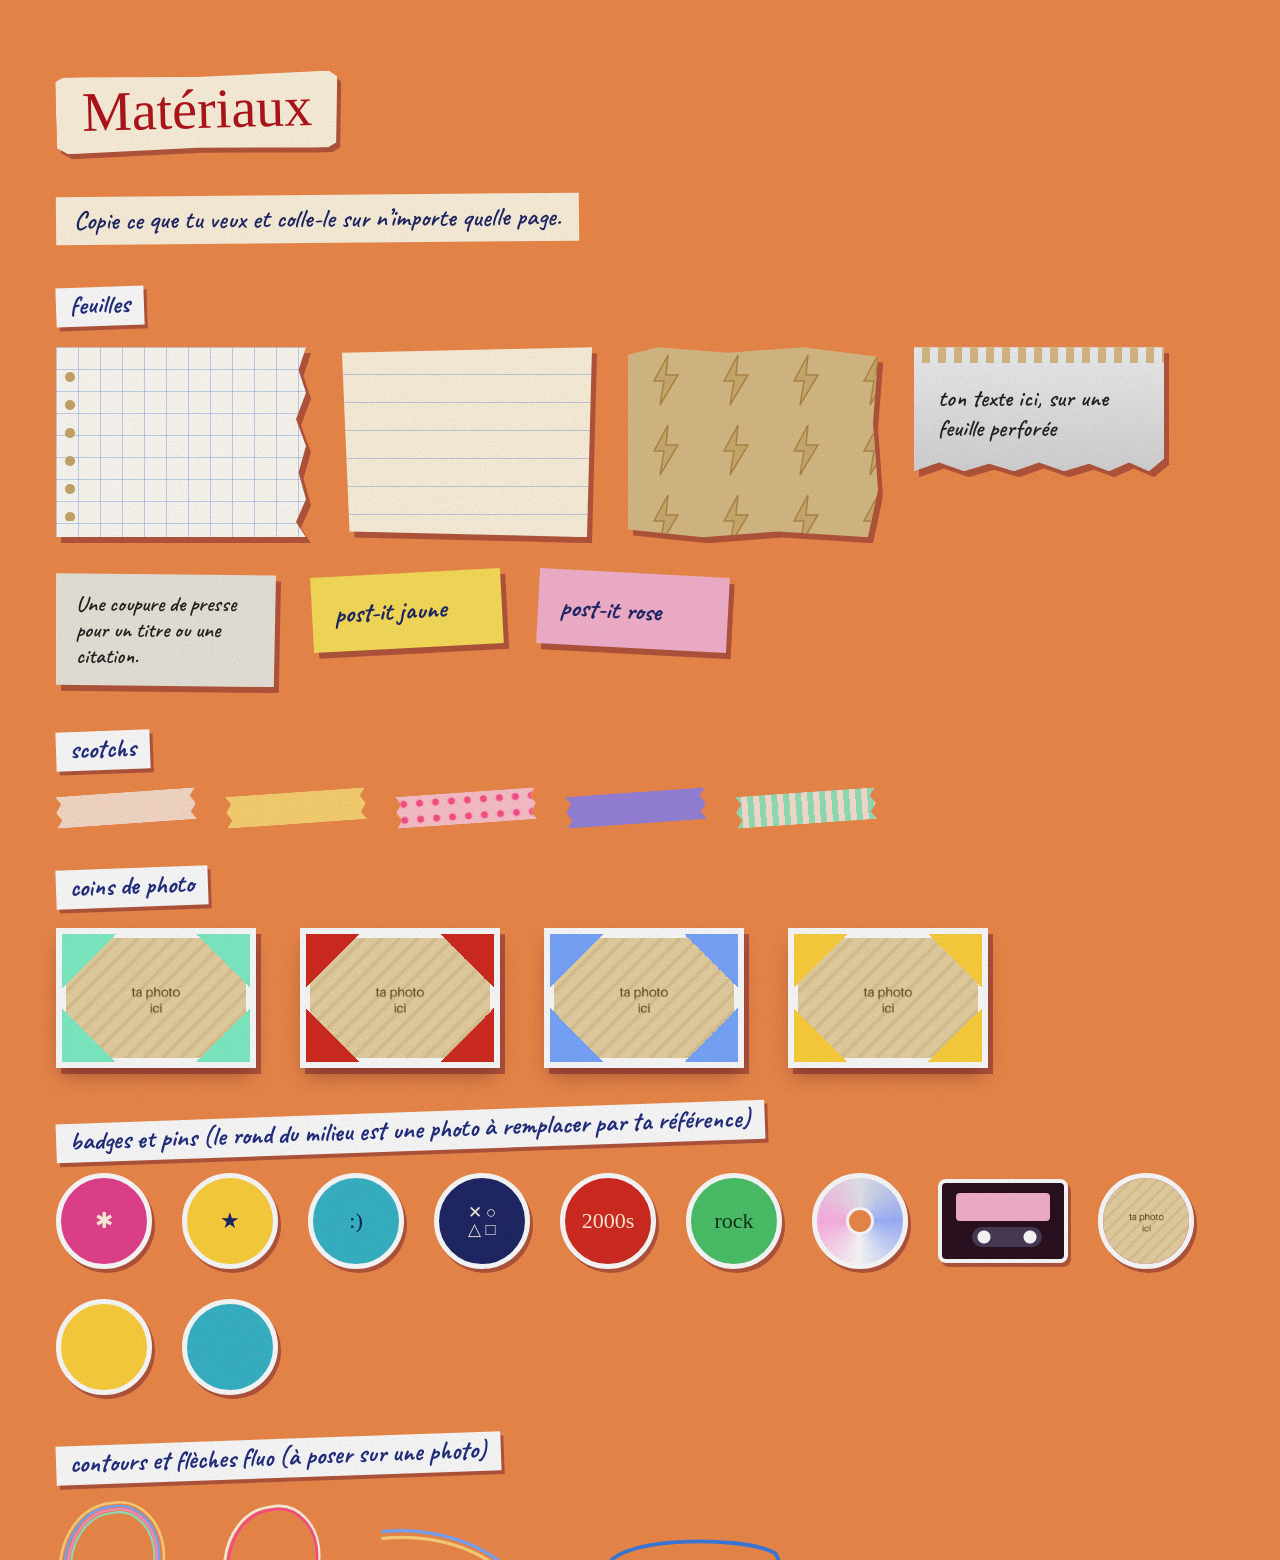
<file: Materiaux.dc.html>
<!doctype html>
<html lang="fr">
<head>
<meta charset="utf-8">
<meta name="robots" content="noindex,nofollow">
<title>Matériaux scrapbook à copier</title>
<script src="./support.js"></script>
<link rel="stylesheet" href="_blob/4cbc644556d05825dd1c4a19bdfaa5db.css">
<link rel="stylesheet" href="_blob/b9e1020de4a91506966d5c8eb8b96445.css">
</head>
<body>
<x-dc>
<helmet>
<link href="https://fonts.googleapis.com/css2?family=Permanent+Marker&amp;family=Amatic+SC:wght@700&amp;family=Caveat:wght@500;600;700&amp;family=Abril+Fatface&amp;family=Anton&amp;display=swap" rel="stylesheet">
<style>
body{margin:0}
</style>
</helmet>
<div class="sb" style="background: #f08a4b; width: 1280px; height: 1560px; padding: 44px 56px; display: flex; flex-direction: column; gap: 44px">
<div><h2 class="h2"><span>Matériaux</span></h2><p style="margin-top: 14px"><span class="lead">Copie ce que tu veux et colle-le sur n’importe quelle page.</span></p></div>

<div><span class="an">feuilles</span>
<div style="display: flex; flex-wrap: wrap; gap: 36px; margin-top: 22px; align-items: flex-start">
<div class="sh2"><div class="gp" style="width: 250px; height: 190px"></div></div>
<div class="sh2"><div class="ln" style="width: 250px; height: 190px"></div></div>
<div class="sh2"><div class="kf" style="width: 250px; height: 190px"></div></div>
<div class="sh2" style="width: 250px"><div class="gn">ton texte ici, sur une feuille perforée</div></div>
<div class="sh2" style="width: 220px"><div class="nw">Une coupure de presse pour un titre ou une citation.</div></div>
<div class="st" style="width: 190px; background: #fbe05a; transform: rotate(-3deg)">post-it jaune</div>
<div class="st" style="width: 190px; background: #f7b3cf; transform: rotate(3deg)">post-it rose</div>
</div></div>

<div><span class="an">scotchs</span>
<div style="display: flex; flex-wrap: wrap; gap: 30px; margin-top: 22px">
<div class="washi w1"></div><div class="washi w2"></div><div class="washi w3"></div><div class="washi w4"></div><div class="washi w5"></div>
</div></div>

<div><span class="an">coins de photo</span>
<div style="display: flex; flex-wrap: wrap; gap: 44px; margin-top: 22px">
<div class="pol" style="width: 200px; padding-bottom: 10px"><div class="pc" style="position: relative; --cc: #7ff0c8"><img src="_blob/c987d08de97c873e492b9da19ba16062.jpg" alt="Exemple, à remplacer"></div></div>
<div class="pol" style="width: 200px; padding-bottom: 10px"><div class="pc" style="position: relative; --cc: #d42b21"><img src="_blob/c987d08de97c873e492b9da19ba16062.jpg" alt="Exemple, à remplacer"></div></div>
<div class="pol" style="width: 200px; padding-bottom: 10px"><div class="pc" style="position: relative; --cc: #7aa8ff"><img src="_blob/c987d08de97c873e492b9da19ba16062.jpg" alt="Exemple, à remplacer"></div></div>
<div class="pol" style="width: 200px; padding-bottom: 10px"><div class="pc" style="position: relative; --cc: #ffd23c"><img src="_blob/c987d08de97c873e492b9da19ba16062.jpg" alt="Exemple, à remplacer"></div></div>
</div></div>

<div><span class="an">badges et pins (le rond du milieu est une photo à remplacer par ta référence)</span>
<div style="display: flex; flex-wrap: wrap; gap: 30px; margin-top: 22px; align-items: center">
<div class="bd">✱</div><div class="bd y">★</div><div class="bd t">:)</div><div class="bd k" style="font-size: 17px">✕ ○<br>△ □</div><div class="bd r">2000s</div><div class="bd g">rock</div><div class="bd cd"></div><div class="cass"></div>
<div class="bd"><img src="_blob/c987d08de97c873e492b9da19ba16062.jpg" alt="Ta référence, à remplacer"></div><div class="bd y"></div><div class="bd t"></div>
</div></div><div><span class="an">contours et flèches fluo (à poser sur une photo)</span>
<div style="display: flex; flex-wrap: wrap; gap: 50px; margin-top: 22px; align-items: center">
<svg viewBox="0 0 160 200" style="width: 110px; height: 140px; overflow: visible"><g fill="none" stroke-linecap="round" stroke-width="3.5"><path d="M80 8C118 0 152 34 150 84C148 140 116 190 76 192C34 194 8 150 12 96C14 50 40 12 80 8Z" stroke="#ffd27a" transform="translate(-8 -6) scale(1.1)"></path><path d="M80 8C118 0 152 34 150 84C148 140 116 190 76 192C34 194 8 150 12 96C14 50 40 12 80 8Z" stroke="#7aa8ff"></path><path d="M80 8C118 0 152 34 150 84C148 140 116 190 76 192C34 194 8 150 12 96C14 50 40 12 80 8Z" stroke="#ff8ec7" transform="translate(6 5) scale(.94)"></path><path d="M80 8C118 0 152 34 150 84C148 140 116 190 76 192C34 194 8 150 12 96C14 50 40 12 80 8Z" stroke="#8fe8c0" transform="translate(11 10) scale(.88)"></path></g></svg>
<svg viewBox="0 0 160 200" style="width: 110px; height: 140px; overflow: visible"><g fill="none" stroke-linecap="round" stroke-width="4"><path d="M80 8C118 0 152 34 150 84C148 140 116 190 76 192C34 194 8 150 12 96C14 50 40 12 80 8Z" stroke="#fff4de"></path><path d="M80 8C118 0 152 34 150 84C148 140 116 190 76 192C34 194 8 150 12 96C14 50 40 12 80 8Z" stroke="#ff4f8b" transform="translate(6 5) scale(.94)"></path></g></svg>
<svg viewBox="0 0 200 120" style="width: 170px; height: 100px; overflow: visible"><g fill="none" stroke-linecap="round" stroke-width="4"><path d="M6 14C80 6 170 40 186 108" stroke="#7aa8ff"></path><path d="M6 22C80 14 164 46 178 108" stroke="#ffd27a"></path><path d="M186 108l-14-22M186 108l-22-12" stroke="#7aa8ff"></path></g></svg>
<svg viewBox="0 0 200 80" style="width: 190px; height: 76px; overflow: visible"><path d="M12 40C10 6 150 2 188 22c14 14-10 44-80 52C40 80 4 60 22 34" fill="none" stroke="#3b7be0" stroke-width="4" stroke-linecap="round"></path></svg>
</div></div>

<div><span class="an">punaises</span>
<div style="display: flex; flex-wrap: wrap; gap: 36px; margin-top: 22px">
<span class="pin" style="position: relative"></span><span class="pin b" style="position: relative"></span><span class="pin y" style="position: relative"></span><span class="pin g" style="position: relative"></span><span class="pin m" style="position: relative"></span>
</div></div>



<div><span class="an">étiquettes et lettres</span>
<div style="display: flex; flex-wrap: wrap; gap: 36px; margin-top: 26px; align-items: center">
<span class="tag" style="position: relative; right: auto; top: auto">film</span>
<span class="lab" style="font-size: 30px">une accroche</span>
<span><i class="rs a" style="font-size: 56px">A</i><i class="rs b" style="font-size: 56px">B</i><i class="rs c" style="font-size: 56px">C</i><i class="rs d" style="font-size: 56px">D</i></span>
<span class="mail" style="font-size: 26px">un contact</span>
</div></div>
</div>
</x-dc>
<script type="text/x-dc" data-dc-script data-props='{"$preview":{"width":1280,"height":1560}}'>
class Component extends DCLogic {
renderVals() {
return {};
}
}
</script>
</body>
</html>
</file>
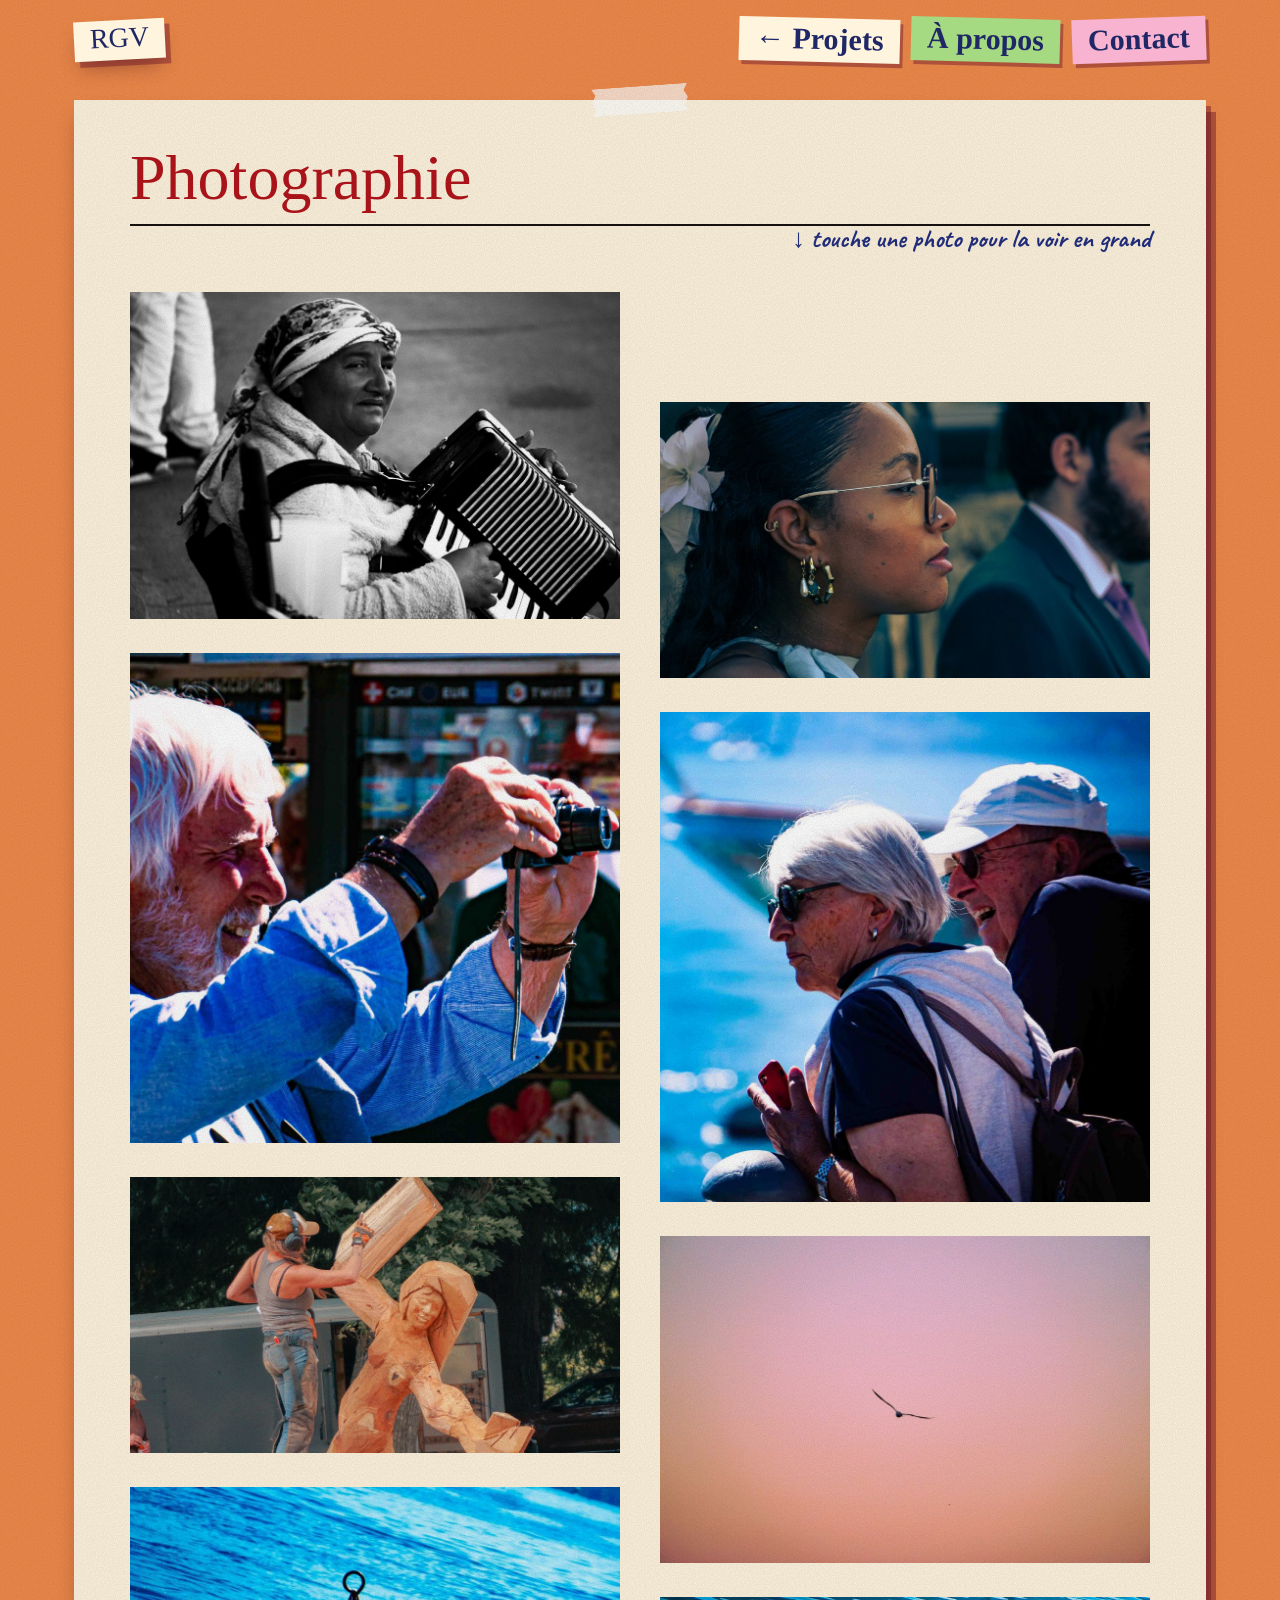
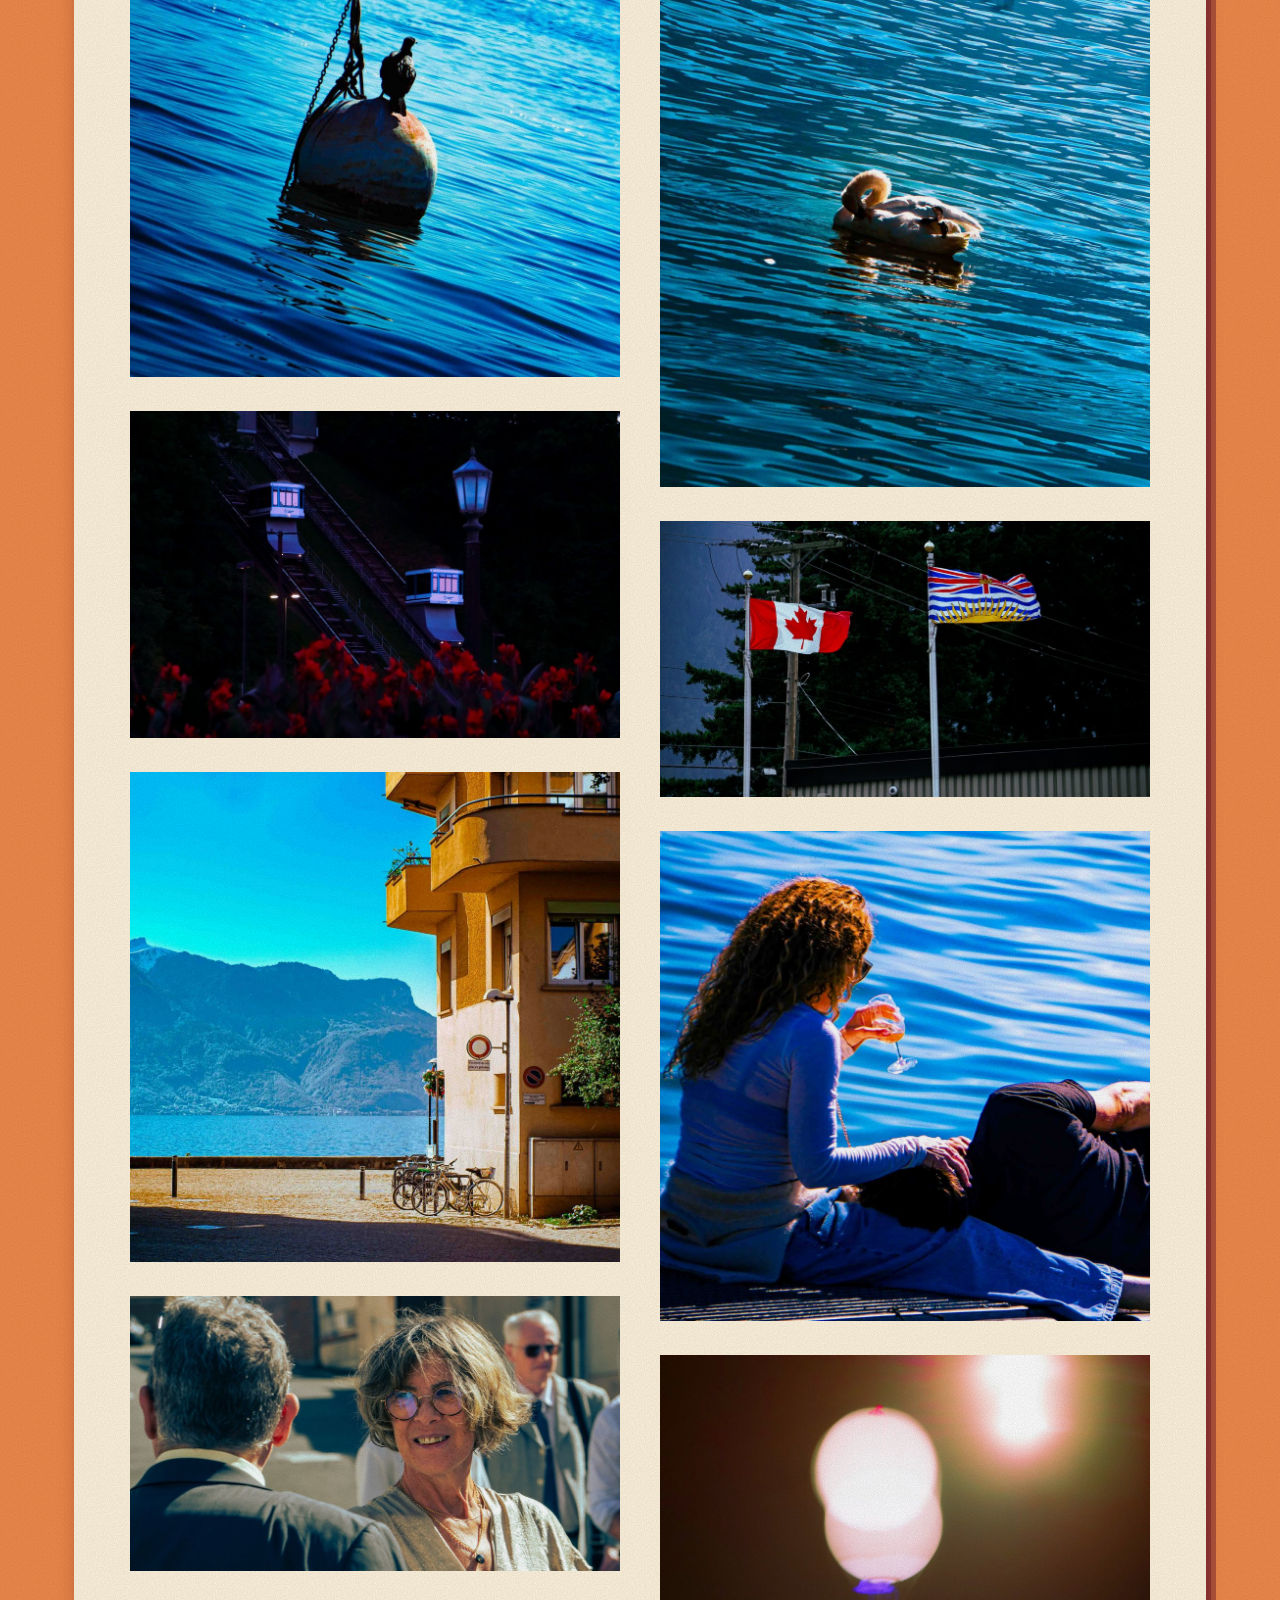
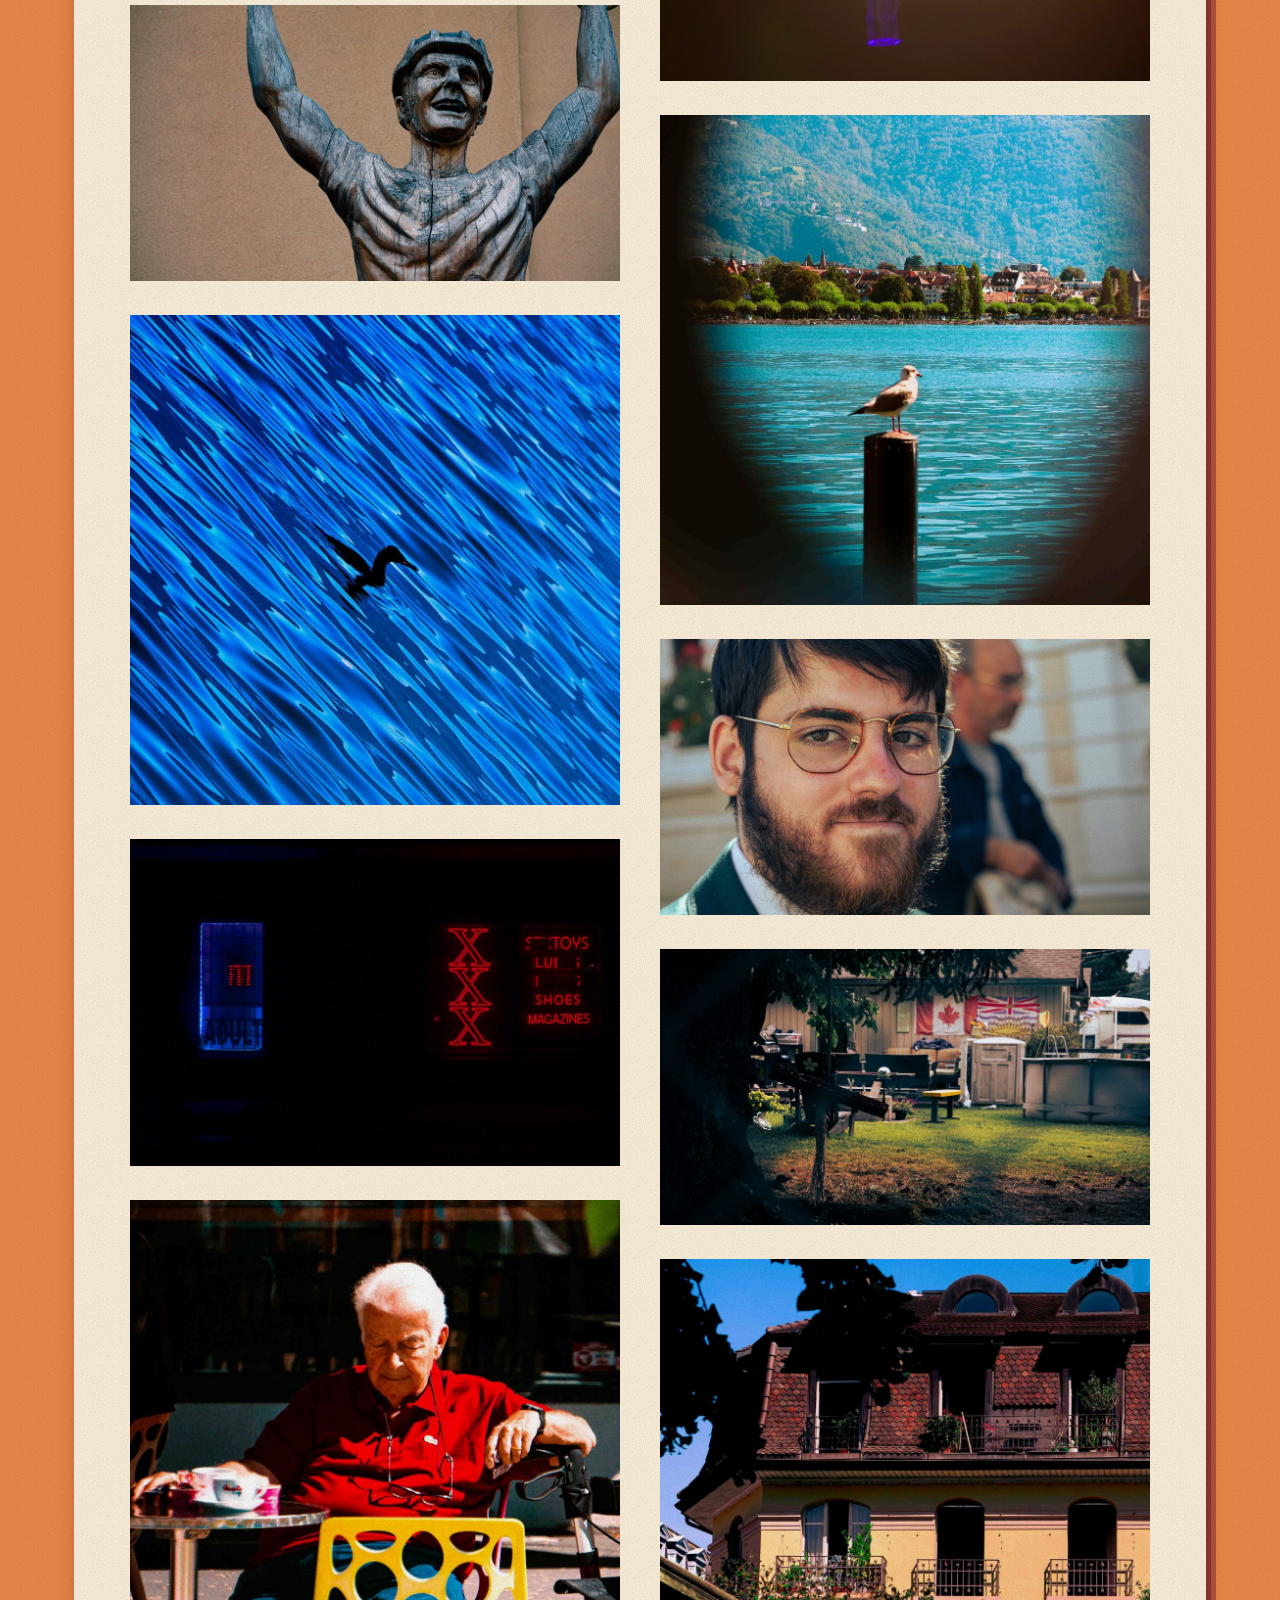
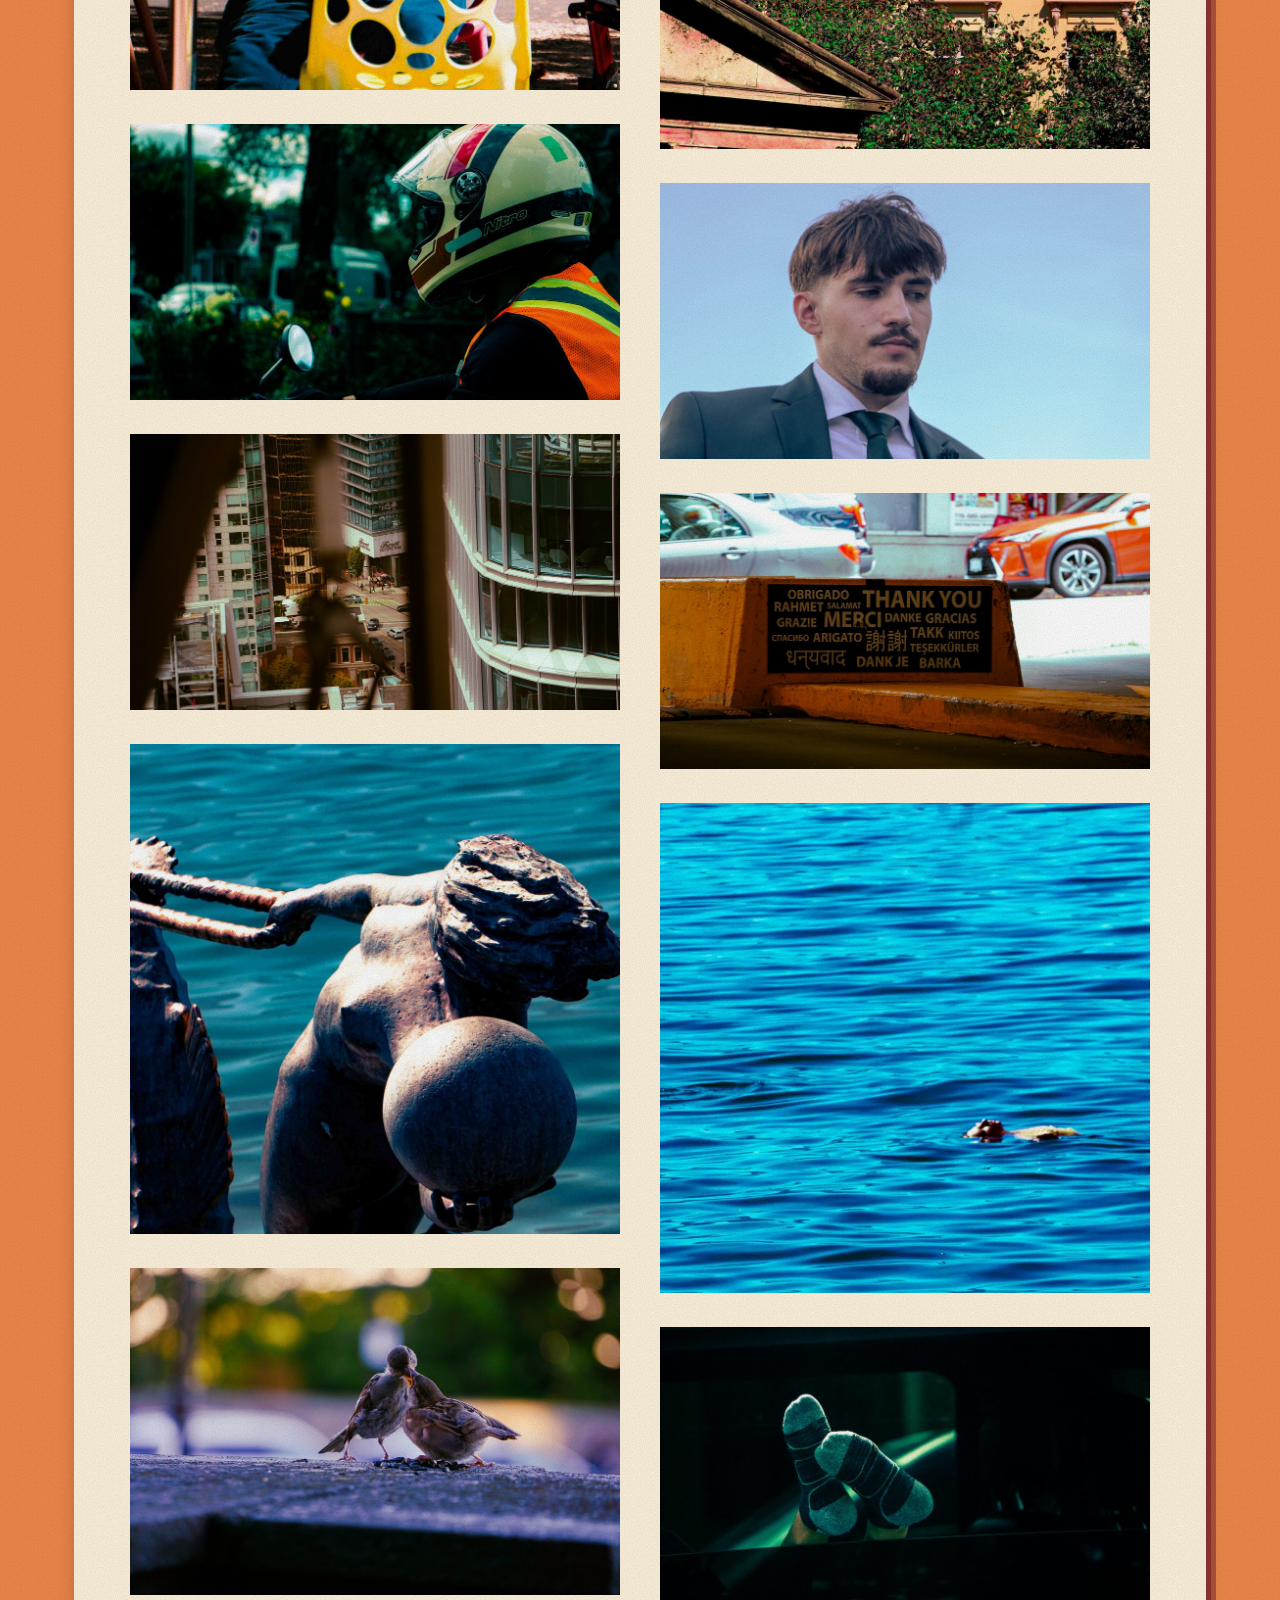
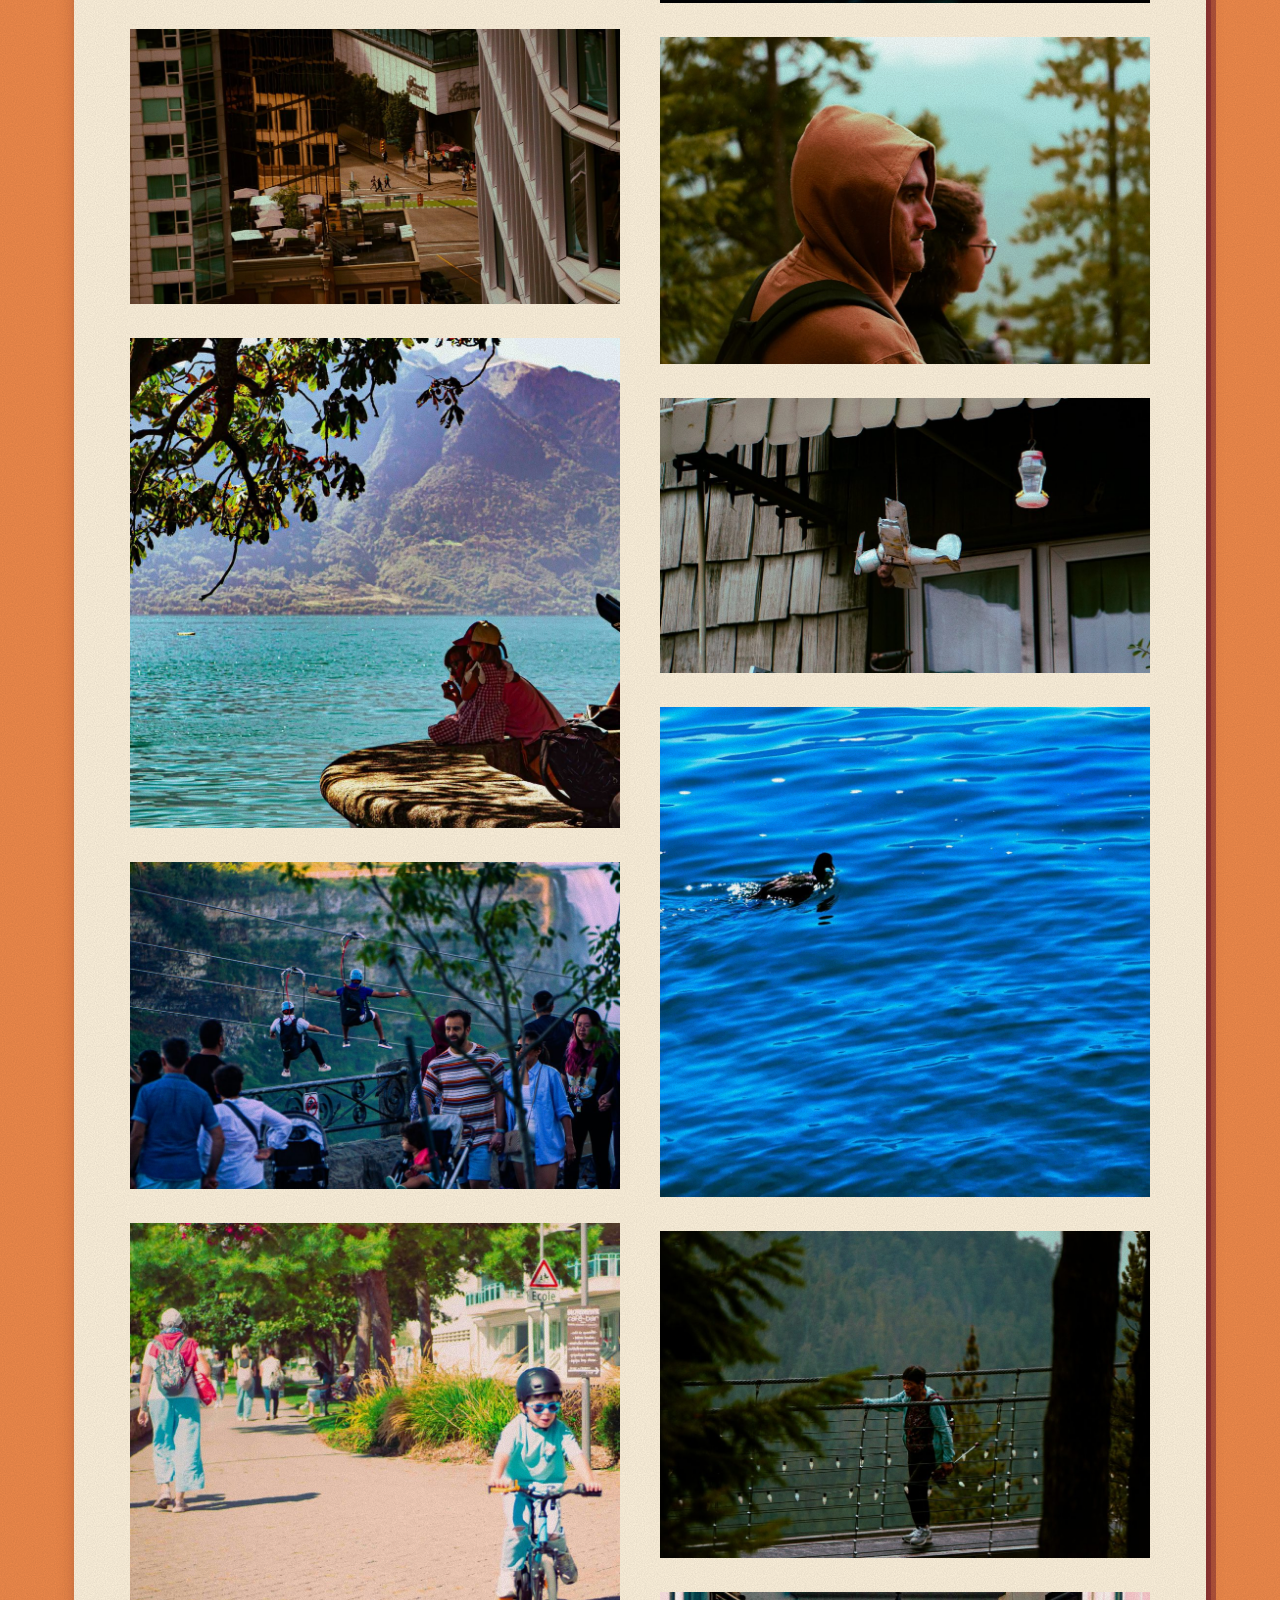
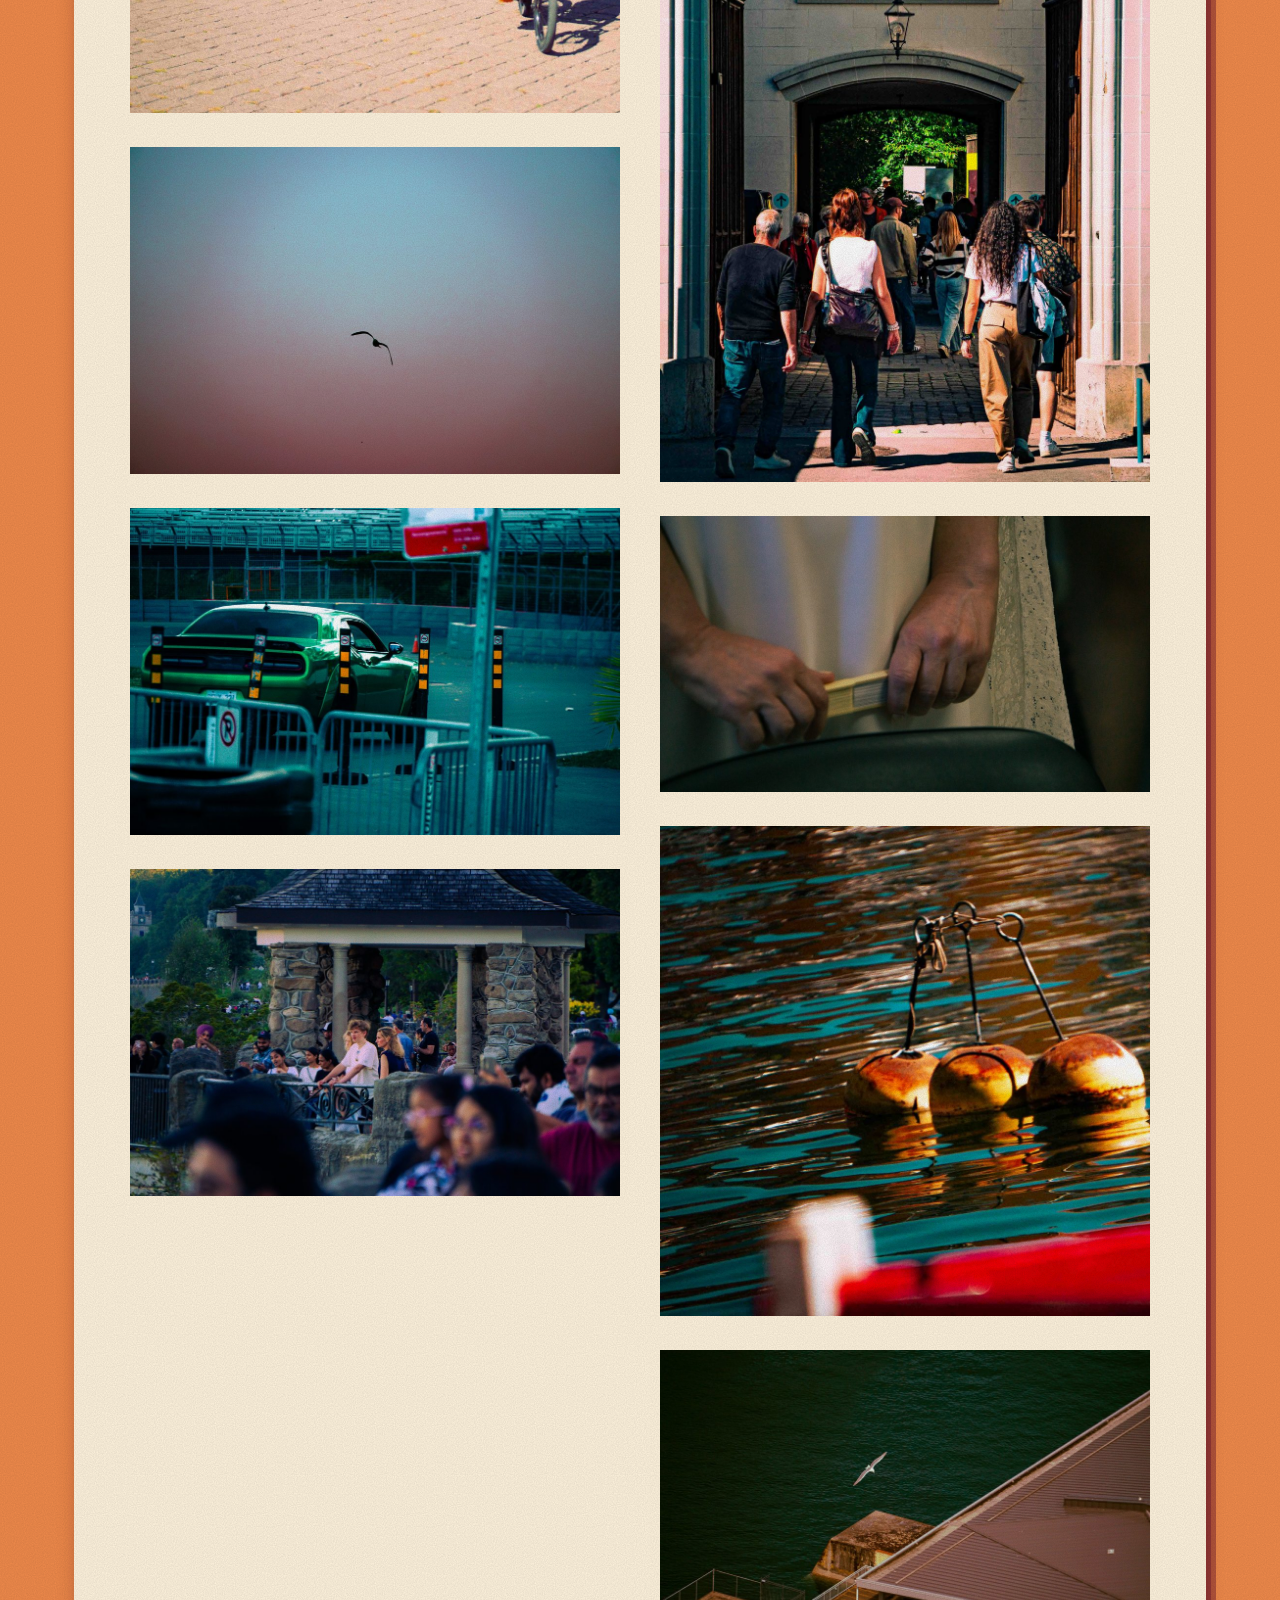
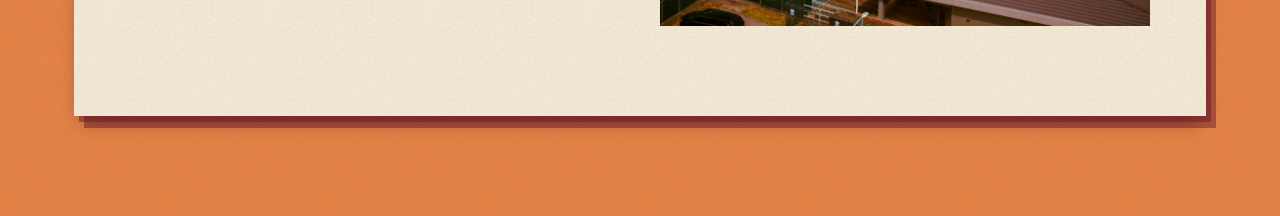
<file: Photos-Galerie.dc.html>
<!doctype html>
<html lang="fr">
<head>
<meta charset="utf-8">
<meta name="robots" content="noindex,nofollow">
<title>Photographie galerie, portfolio RG Vincent</title>
<script src="./support.js"></script>
<link rel="stylesheet" href="_blob/4cbc644556d05825dd1c4a19bdfaa5db.css">
</head>
<body>
<x-dc>
<helmet>
<link href="https://fonts.googleapis.com/css2?family=Permanent+Marker&amp;family=Caveat:wght@500;600;700&amp;family=Share+Tech+Mono&amp;display=swap" rel="stylesheet">
<style>
body{margin:0}
.gal2{position:relative;background:var(--paper);color:#17110f;padding:46px 56px 90px;box-shadow:var(--lift),10px 12px 0 var(--hard)}
.top{display:flex;justify-content:space-between;align-items:baseline;gap:20px;flex-wrap:wrap;border-bottom:2px solid #17110f;padding-bottom:14px}
.top h1{margin:0;font:400 64px/1 'Permanent Marker',cursive;color:var(--title)}
.top nav{display:flex;gap:26px;flex-wrap:wrap;font:16px 'Share Tech Mono',monospace;letter-spacing:.14em;text-transform:uppercase}
.top nav span{border-bottom:2px solid transparent}
.top nav span:first-child{border-color:var(--red)}
.hintg{margin:18px 0 0;font:700 26px/1 Caveat,cursive;color:var(--navy);text-align:right}
.mos{display:flex;gap:40px;margin-top:40px;align-items:flex-start}.mc{flex:1;min-width:0;display:flex;flex-direction:column;gap:34px}.mc.off{margin-top:110px}
.sh3{display:flex;align-items:baseline;gap:18px;margin-bottom:44px}
.sh3 .sn{font:18px 'Share Tech Mono',monospace;color:var(--red);letter-spacing:.14em}
.sh3 h3{margin:0;font:400 44px/1 'Permanent Marker',cursive;color:#17110f}
.rw{display:flex;gap:36px;margin-bottom:70px}
.gp{margin:0;min-width:0;transition:transform .2s}.gp:hover{transform:translateY(-3px)}
.ph{display:grid;place-items:center;background:#ece3cf;border:2px dashed #c4b794;box-sizing:border-box;width:100%}
.ph i{font:15px/1.4 'Share Tech Mono',monospace;letter-spacing:.2em;text-transform:uppercase;color:#a09474;text-align:center}
.gp img{display:block;width:100%;height:auto}
.gp figcaption{margin-top:10px;font:15px 'Share Tech Mono',monospace;letter-spacing:.1em;color:#5a4a3a}
.gp figcaption b{color:var(--red);font-weight:400}
.gp.has{cursor:zoom-in}
.gv{display:none;position:fixed;inset:0;z-index:100;overscroll-behavior:contain;background:rgba(40,16,8,.82);align-items:center;justify-content:center;padding:3vh 3vw;box-sizing:border-box}
.gvin{position:relative;width:min(1100px,100%);background:#1d1210;padding:14px 20px 16px;box-shadow:var(--lift),0 30px 60px rgba(0,0,0,.5);color:#fff4de}
.gvb{display:flex;justify-content:space-between;align-items:center;gap:14px;margin-bottom:10px;flex-wrap:wrap}
.gvc{font:700 28px/1 Caveat,cursive;background:var(--paper);color:var(--navy);padding:4px 16px 8px;transform:rotate(-1deg);box-shadow:3px 4px 0 var(--hard)}
.gvx{font:22px 'Share Tech Mono',monospace;background:var(--yel);color:var(--ink);border:0;padding:6px 16px;box-shadow:3px 4px 0 var(--hard);cursor:pointer;transform:rotate(1.5deg)}
.gvs{display:flex;align-items:center;gap:18px}
.gvi{flex:1;min-width:0;height:var(--sh,520px);display:grid;place-items:center}
.gvi img{max-width:100%;max-height:var(--sh,520px);width:auto;height:auto;display:block;box-shadow:0 12px 40px rgba(0,0,0,.65)}
.gvn{flex:0 0 64px;width:64px;height:64px;border:0;background:var(--paper);color:var(--title);font:40px/1 'Permanent Marker',cursive;box-shadow:3px 4px 0 var(--hard);cursor:pointer;padding:0 0 6px}
.gvn:hover{background:var(--yel)}
@media (max-width:900px){.mos{flex-direction:column}.mc.off{margin-top:0}.gal2{padding:30px 20px 60px}.rw{flex-wrap:wrap}.gp{width:100%!important;margin-top:0!important}.top h1{font-size:44px}.gvn{flex-basis:44px;width:44px;height:44px;font-size:28px}}
.sb>div:first-child{z-index:40 !important}
.ddm{position:relative;display:inline-block}
.ddp{display:none;position:absolute;top:100%;left:0;padding-top:12px;z-index:60;min-width:250px}
.ddm:hover>.ddp,.ddm:focus-within>.ddp{display:block}
.ddi{display:flex;flex-direction:column;align-items:flex-start;gap:8px}
.ddp a{display:block;white-space:nowrap;font:700 28px/1 'Amatic SC',cursive;text-decoration:none;color:var(--navy);background:var(--paper);padding:6px 16px 8px;box-shadow:3px 4px 0 var(--hard);transform:rotate(-1.2deg)}
.ddp a:nth-child(even){transform:rotate(1.1deg)}
.ddp a:first-child{background:var(--yel)}
.ddp a:hover,.ddp a:focus-visible{background:var(--yel)}
</style>
</helmet>
<div class="sb" style="background: #f08a4b; width: 100%">
<div style="max-width: 1180px; margin: 0 auto; padding: 18px 24px; display: flex; justify-content: space-between; align-items: center; flex-wrap: wrap; gap: 14px; position: relative; z-index: 2">
<a class="logo" href="Main.dc.html">RGV</a>
<div style="display: flex; gap: 12px; flex-wrap: wrap">
<div class="ddm"><a class="chip" href="Main.dc.html">← Projets</a><div class="ddp"><div class="ddi"><a href="Main.dc.html#projets">Tous les projets</a><a href="Wyld-N-Rolla.dc.html">Wyld’N’Rolla</a><a href="Le-Merovingien.dc.html">Le Mérovingien</a><a href="Casque-audio.dc.html">Le casque audio</a><a href="Magazine-Saudade.dc.html">Saudade, magazine</a><a href="La-Lumiere.dc.html">La lumière</a><a href="Affiches.dc.html">Graphisme</a><a href="Photos-Galerie.dc.html">Photographie</a></div></div></div>
<a class="chip c" href="Main.dc.html#apropos">À propos</a>
<a class="chip b" href="Contact.dc.html">Contact</a>
</div>
</div>

<div style="max-width: 1180px; margin: 20px auto 0; padding: 0 24px 100px; position: relative; z-index: 2">
<div class="gal2 tape">
<div class="top"><h1>Photographie</h1></div>
<p class="hintg">↓ touche une photo pour la voir en grand</p>
<div class="mos"><div class="mc"><figure class="gp has" data-full="_blob/5b42768f516c40fe7ab1b86cac9854e8.jpg"><img src="_blob/66a4a2542ebd8df02f56cd119c5a002d.jpg" alt="Accordéoniste en noir et blanc" width="1000" height="667" loading="lazy"></figure><figure class="gp has" data-full="_blob/42b249ee550ee1a90bbe658ff32c472d.jpg"><img src="_blob/cfd06079ba3283e554efff3226f163b8.jpg" alt="Homme âgé photographiant" width="1000" height="1000" loading="lazy"></figure><figure class="gp has" data-full="_blob/b0b49af0de67f2d81ff4b62af5b2bba8.jpg"><img src="_blob/20d99b7442dfd847215a0d1838bf7fdb.jpg" alt="Sculptrice à la tronçonneuse devant sa sculpture" width="1000" height="562" loading="lazy"></figure><figure class="gp has" data-full="_blob/7e9caf7dafdfd087d8370314754d4e12.jpg"><img src="_blob/b48eff13c1e90af59fac73eb72bdeb83.jpg" alt="Cormoran sur une bouée" width="1000" height="1000" loading="lazy"></figure><figure class="gp has" data-full="_blob/e3c33ceacc296d160c52925525139ee4.jpg"><img src="_blob/5e3f0fdc9fb44fadeb288007e65b9169.jpg" alt="Funiculaire au crépuscule" width="1000" height="667" loading="lazy"></figure><figure class="gp has" data-full="_blob/c34d11ea1dee2d7e9eeccf2b03d7739a.jpg"><img src="_blob/6786676e113f1180d4ab1a3c5c1439aa.jpg" alt="Angle d’immeuble face au lac" width="1000" height="1000" loading="lazy"></figure><figure class="gp has" data-full="_blob/9f7b3d16198d681f8a837dc560b37b65.jpg"><img src="_blob/0b1b6aa984124d340b06d5d2afd365d4.jpg" alt="Femme souriante à lunettes" width="1000" height="562" loading="lazy"></figure><figure class="gp has" data-full="_blob/d713d3812e1d7c3414b2723157c2ed5e.jpg"><img src="_blob/c30e0819c19ee76f243a144ffb4366b0.jpg" alt="Statue en bois d’un cycliste" width="1000" height="562" loading="lazy"></figure><figure class="gp has" data-full="_blob/40e2784097d0672e802cb1b99ef7239e.jpg"><img src="_blob/e77cc4b6108cdb1730a8b6fd1cdc69d3.jpg" alt="Oiseau dans l’eau bleue" width="1000" height="1000" loading="lazy"></figure><figure class="gp has" data-full="_blob/a93724a7587bdfbf384b1a63c5eeea43.jpg"><img src="_blob/3b5875fee4e4a0fdc56c13f2300bc56c.jpg" alt="Enseignes néon dans le noir" width="1000" height="667" loading="lazy"></figure><figure class="gp has" data-full="_blob/776c217e2529594cb00a44954b24d881.jpg"><img src="_blob/a634162d0f16e34c627893003ae7c35e.jpg" alt="Homme âgé en polo rouge à la terrasse d’un café" width="1000" height="1000" loading="lazy"></figure><figure class="gp has" data-full="_blob/98c142cd3f7135dc376de8e825329265.jpg"><img src="_blob/77264a0628e5d48a866c5efe201b61da.jpg" alt="Casque de moto et gilet orange" width="1000" height="562" loading="lazy"></figure><figure class="gp has" data-full="_blob/3ada3ff0741e72081fd224edc9a746f2.jpg"><img src="_blob/65bad1cb34cfaf18cd6be969640ad1ec.jpg" alt="Immeubles de Vancouver" width="1000" height="562" loading="lazy"></figure><figure class="gp has" data-full="_blob/19af1f5d28a1ac370be778d887685b40.jpg"><img src="_blob/36dd97855d4186c4459e44ba1d55fb74.jpg" alt="Statue de bronze au bord de l’eau" width="1000" height="1000" loading="lazy"></figure><figure class="gp has" data-full="_blob/d340c9eec6b710e925c2d227862537ee.jpg"><img src="_blob/b25a9ec3cc55b569233727fd3a33b815.jpg" alt="Deux moineaux" width="1000" height="667" loading="lazy"></figure><figure class="gp has" data-full="_blob/287d31d9de453174634cc4bc3eebb9f9.jpg"><img src="_blob/18aa98729cbf3b603ed2aba5bef5898e.jpg" alt="Rue de Vancouver entre les immeubles" width="1000" height="562" loading="lazy"></figure><figure class="gp has" data-full="_blob/4f05e8ebc084b0aaa9f60c4eb07bdfda.jpg"><img src="_blob/78fa2cdb4d51aba9987cfa17c7a09956.jpg" alt="Enfants accoudés au muret" width="1000" height="1000" loading="lazy"></figure><figure class="gp has" data-full="_blob/87863baf246baddf782ac0fef258b306.jpg"><img src="_blob/e7c4bdc40ac4a380b53dd31b46beb90b.jpg" alt="Tyrolienne" width="1000" height="667" loading="lazy"></figure><figure class="gp has" data-full="_blob/9934f396142efa41fd3b05d2ee892ff4.jpg"><img src="_blob/068028628ca84900ff7a1cc54baadd25.jpg" alt="Enfant à vélo" width="1000" height="1000" loading="lazy"></figure><figure class="gp has" data-full="_blob/9d45f232047f5f1f1b501f62600adc36.jpg"><img src="_blob/e6de798dd3c80003f4ead299bc4ab20e.jpg" alt="Mouette dans un ciel bleu" width="1000" height="667" loading="lazy"></figure><figure class="gp has" data-full="_blob/7060ad3cd4e7d445cc26bb8d4d9032e9.jpg"><img src="_blob/77519b7500abb4b358d3a4c00ebd17fa.jpg" alt="Dodge verte" width="1000" height="667" loading="lazy"></figure><figure class="gp has" data-full="_blob/40efa4c648d6d4848f84782feac62e8e.jpg"><img src="_blob/1d763c7614dd52e9309e49013f06dd54.jpg" alt="Foule sous un kiosque" width="1000" height="667" loading="lazy"></figure></div><div class="mc off"><figure class="gp has" data-full="_blob/56b7ca67331144a63864f0087b931b43.jpg"><img src="_blob/7faa9b093ea8fa715c381989c6fd2266.jpg" alt="Femme de profil avec boucles d’oreilles" width="1000" height="562" loading="lazy"></figure><figure class="gp has" data-full="_blob/8e095881a91f52f127f94c7fd973b85d.jpg"><img src="_blob/a893565d5fb92274c5ee4549a2f34773.jpg" alt="Couple de personnes âgées au bord de l’eau" width="1000" height="1000" loading="lazy"></figure><figure class="gp has" data-full="_blob/dd74b7ea9a5f02fd3c6ed96555494f75.jpg"><img src="_blob/304f208a93fc2e14b17420a405202c62.jpg" alt="Mouette dans un ciel rose" width="1000" height="667" loading="lazy"></figure><figure class="gp has" data-full="_blob/95dcb5c160220559dd2e0b0220cca04c.jpg"><img src="_blob/9d2aab73d81a73a9cf0d4538a2b3a21c.jpg" alt="Cygne sur l’eau" width="1000" height="1000" loading="lazy"></figure><figure class="gp has" data-full="_blob/3b1807a9c9aa555069e71ced73782a9e.jpg"><img src="_blob/a7af363f81bf2e84c09497670242aa3b.jpg" alt="Drapeaux du Canada et de la Colombie-Britannique" width="1000" height="562" loading="lazy"></figure><figure class="gp has" data-full="_blob/bb1df188cae2009f566f1ec5b95f40fd.jpg"><img src="_blob/f5a6c38c63053716b3334cdcf5bb379f.jpg" alt="Femme buvant un verre au bord du lac" width="1000" height="1000" loading="lazy"></figure><figure class="gp has" data-full="_blob/6698242eb8cd86f4efa03d90a23bd391.jpg"><img src="_blob/8a94688d08244f93a55895cc65936326.jpg" alt="Ballon lumineux" width="1000" height="667" loading="lazy"></figure><figure class="gp has" data-full="_blob/29ff6a275559fdf27dcb9fbb1aa1e38e.jpg"><img src="_blob/abae9c8b2a92a073e25adc8b44945f44.jpg" alt="Mouette sur un poteau" width="1000" height="1000" loading="lazy"></figure><figure class="gp has" data-full="_blob/6534d39c64c67c32a193368837e64a0a.jpg"><img src="_blob/fd2489fb58bf9c3efacedb04b44eb3e7.jpg" alt="Homme barbu à lunettes" width="1000" height="562" loading="lazy"></figure><figure class="gp has" data-full="_blob/ba127ed246cf3f259d362d09fdbefc06.jpg"><img src="_blob/ad2b07690e32ff35737c8cd665f5ba20.jpg" alt="Jardin avec drapeaux au mur" width="1000" height="562" loading="lazy"></figure><figure class="gp has" data-full="_blob/dca526a8b8a1a9f2c2f7461f8447ba2b.jpg"><img src="_blob/9c53f62f3ef749412052b5e768c0fb17.jpg" alt="Façade d’immeuble aux balcons" width="1000" height="1000" loading="lazy"></figure><figure class="gp has" data-full="_blob/ef8cf7dad1a04b70fe209f097c7df7dc.jpg"><img src="_blob/efbc0a3cc220be4e31205c291b644424.jpg" alt="Homme en costume sur ciel bleu" width="1000" height="562" loading="lazy"></figure><figure class="gp has" data-full="_blob/46df2cb3fd3baba53adf69ef28529f92.jpg"><img src="_blob/dd580e4e9f979457213583ec6459ae50.jpg" alt="Panneau Thank you" width="1000" height="562" loading="lazy"></figure><figure class="gp has" data-full="_blob/6a01b916b0884cd892f14f35a797f32a.jpg"><img src="_blob/17174972abeeffcb8321d771592f8f5e.jpg" alt="Nageur dans le lac" width="1000" height="1000" loading="lazy"></figure><figure class="gp has" data-full="_blob/f4f0d323f7adec59f9309194334f5195.jpg"><img src="_blob/7827603710150ddc4a1b8f72a43ab556.jpg" alt="Chaussettes dans une lumière verte" width="1000" height="562" loading="lazy"></figure><figure class="gp has" data-full="_blob/4166101a89d24aa454ec8a36b7325189.jpg"><img src="_blob/e8daeb21e9b805f5f70f7c16db3c23b9.jpg" alt="Homme en capuche dans les arbres" width="1000" height="667" loading="lazy"></figure><figure class="gp has" data-full="_blob/abd1b7e73bf483c9ecdfba5a70e63275.jpg"><img src="_blob/041f8157d486735ffec459f0e4b7402f.jpg" alt="Avion en carton suspendu" width="1000" height="562" loading="lazy"></figure><figure class="gp has" data-full="_blob/fd86c201d8f899e88f5174176570c029.jpg"><img src="_blob/b59c8449e4d7a03c7b92eb980767fb59.jpg" alt="Foulque sur l’eau" width="1000" height="1000" loading="lazy"></figure><figure class="gp has" data-full="_blob/c44fb51949bac511a77b4e86750bad61.jpg"><img src="_blob/895d3dd596ac938b7e3ea918a70c662a.jpg" alt="Passerelle suspendue" width="1000" height="667" loading="lazy"></figure><figure class="gp has" data-full="_blob/dd85809a7c0129c4df3fa4304ad389b0.jpg"><img src="_blob/895b233edf9a6ff1a18647a4404651d4.jpg" alt="Passants sous un porche" width="1000" height="1000" loading="lazy"></figure><figure class="gp has" data-full="_blob/6f89a2643f35104c2787f07ba16ab838.jpg"><img src="_blob/f32032cf9967b20a7f031a3df735bd2c.jpg" alt="Mains tenant un éventail" width="1000" height="562" loading="lazy"></figure><figure class="gp has" data-full="_blob/0ac4afa60d89824ad32fc9477b87a342.jpg"><img src="_blob/e78d937b3ca2134aef4e034d89b09c5f.jpg" alt="Trois bouées rouillées" width="1000" height="1000" loading="lazy"></figure><figure class="gp has" data-full="_blob/c9d8af68ff6a426e302b3e4b1ff7caea.jpg"><img src="_blob/2457218f9fa5202006b168de5899d7af.jpg" alt="Mouette au-dessus de l’eau" width="1000" height="562" loading="lazy"></figure></div></div>
</div>
</div>
</div>

<div class="gv" id="gv">
<div class="gvin" id="gvin">
<div class="gvb"><span class="gvc" id="gv-c"></span><button class="gvx" id="gv-x" type="button">✕ fermer</button></div>
<div class="gvs"><button class="gvn" id="gv-p" type="button" aria-label="Photo précédente">‹</button><div class="gvi"><img id="gv-i" alt=""></div><button class="gvn" id="gv-nx" type="button" aria-label="Photo suivante">›</button></div>
</div>
</div>
</x-dc>
<script type="text/x-dc" data-dc-script data-props='{"$preview":{"width":1280,"height":9900}}'>
class Component extends DCLogic {
renderVals() {
return {};
}
componentDidMount() {
const $ = (id) => document.getElementById(id);
const gv = $('gv'), im = $('gv-i'), cap = $('gv-c');
if (!gv || !im) return;
const items = () => Array.prototype.slice.call(document.querySelectorAll('.gp.has'));
let cur = 0, open = false;
const show = (i) => {
const L = items(); if (!L.length) return;
cur = (i + L.length) % L.length;
const el = L[cur];
const thumb = el.querySelector('img').getAttribute('src'), full = el.getAttribute('data-full') || thumb;
im.src = thumb;
const pre = new Image();
pre.onload = () => { if (L[cur] === el && im.getAttribute('src') === thumb) im.src = full; };
pre.src = full;
[1, -1].forEach((d) => { const n = L[(cur + d + L.length) % L.length]; if (n) { const p = new Image(); p.src = n.getAttribute('data-full'); } });
im.alt = el.querySelector('img').getAttribute('alt') || '';
const c = el.querySelector('figcaption');
cap.textContent = (cur + 1) + ' / ' + L.length;
};
const openAt = (i) => {
open = true; show(i);
const sh = Math.max(380, Math.min(680, (window.screen && window.screen.availHeight ? window.screen.availHeight : 900) - 300));
$('gvin').style.setProperty('--sh', sh + 'px');
gv.style.display = 'flex';
[60, 300].forEach((t) => setTimeout(() => { try { const w = $('gvin'); if (w && open) w.scrollIntoView({ block: 'center', inline: 'center' }); } catch (x) {} }, t));
};
const close = () => {
if (!open) return;
open = false; gv.style.display = 'none';
try { const L = items(); if (L[cur]) L[cur].scrollIntoView({ block: 'center' }); } catch (e) {}
};
this.cClick = (e) => {
const t = e.target;
if (!t || !t.closest) return;
if (t.closest('#gv-x')) { close(); return; }
if (t.closest('#gv-p')) { show(cur - 1); return; }
if (t.closest('#gv-nx')) { show(cur + 1); return; }
if (t === gv) { close(); return; }
if (t.closest('#gv')) return;
const el = t.closest('.gp.has');
if (el) openAt(items().indexOf(el));
};
this.cKey = (e) => {
if (!open) return;
if (e.key === 'ArrowLeft') { show(cur - 1); e.preventDefault(); }
else if (e.key === 'ArrowRight') { show(cur + 1); e.preventDefault(); }
else if (e.key === 'Escape') { close(); }
};
this.cWheel = (e) => {
if (!open || !e.target.closest || !e.target.closest('#gv')) return;
e.preventDefault();
const now = Date.now();
if (now - (this.lastW || 0) < 380) return;
this.lastW = now;
show(cur + (e.deltaY > 0 ? 1 : -1));
};
const warm = items().map((e) => e.getAttribute('data-full'));
warm.forEach((u, k) => setTimeout(() => { const p = new Image(); p.src = u; }, 1500 + k * 400));
document.addEventListener('wheel', this.cWheel, { passive: false });
document.addEventListener('click', this.cClick);
document.addEventListener('keydown', this.cKey);
}
componentWillUnmount() {
if (this.cClick) document.removeEventListener('click', this.cClick);
if (this.cKey) document.removeEventListener('keydown', this.cKey);
if (this.cWheel) document.removeEventListener('wheel', this.cWheel);
}
}
</script>
</body>
</html>
</file>
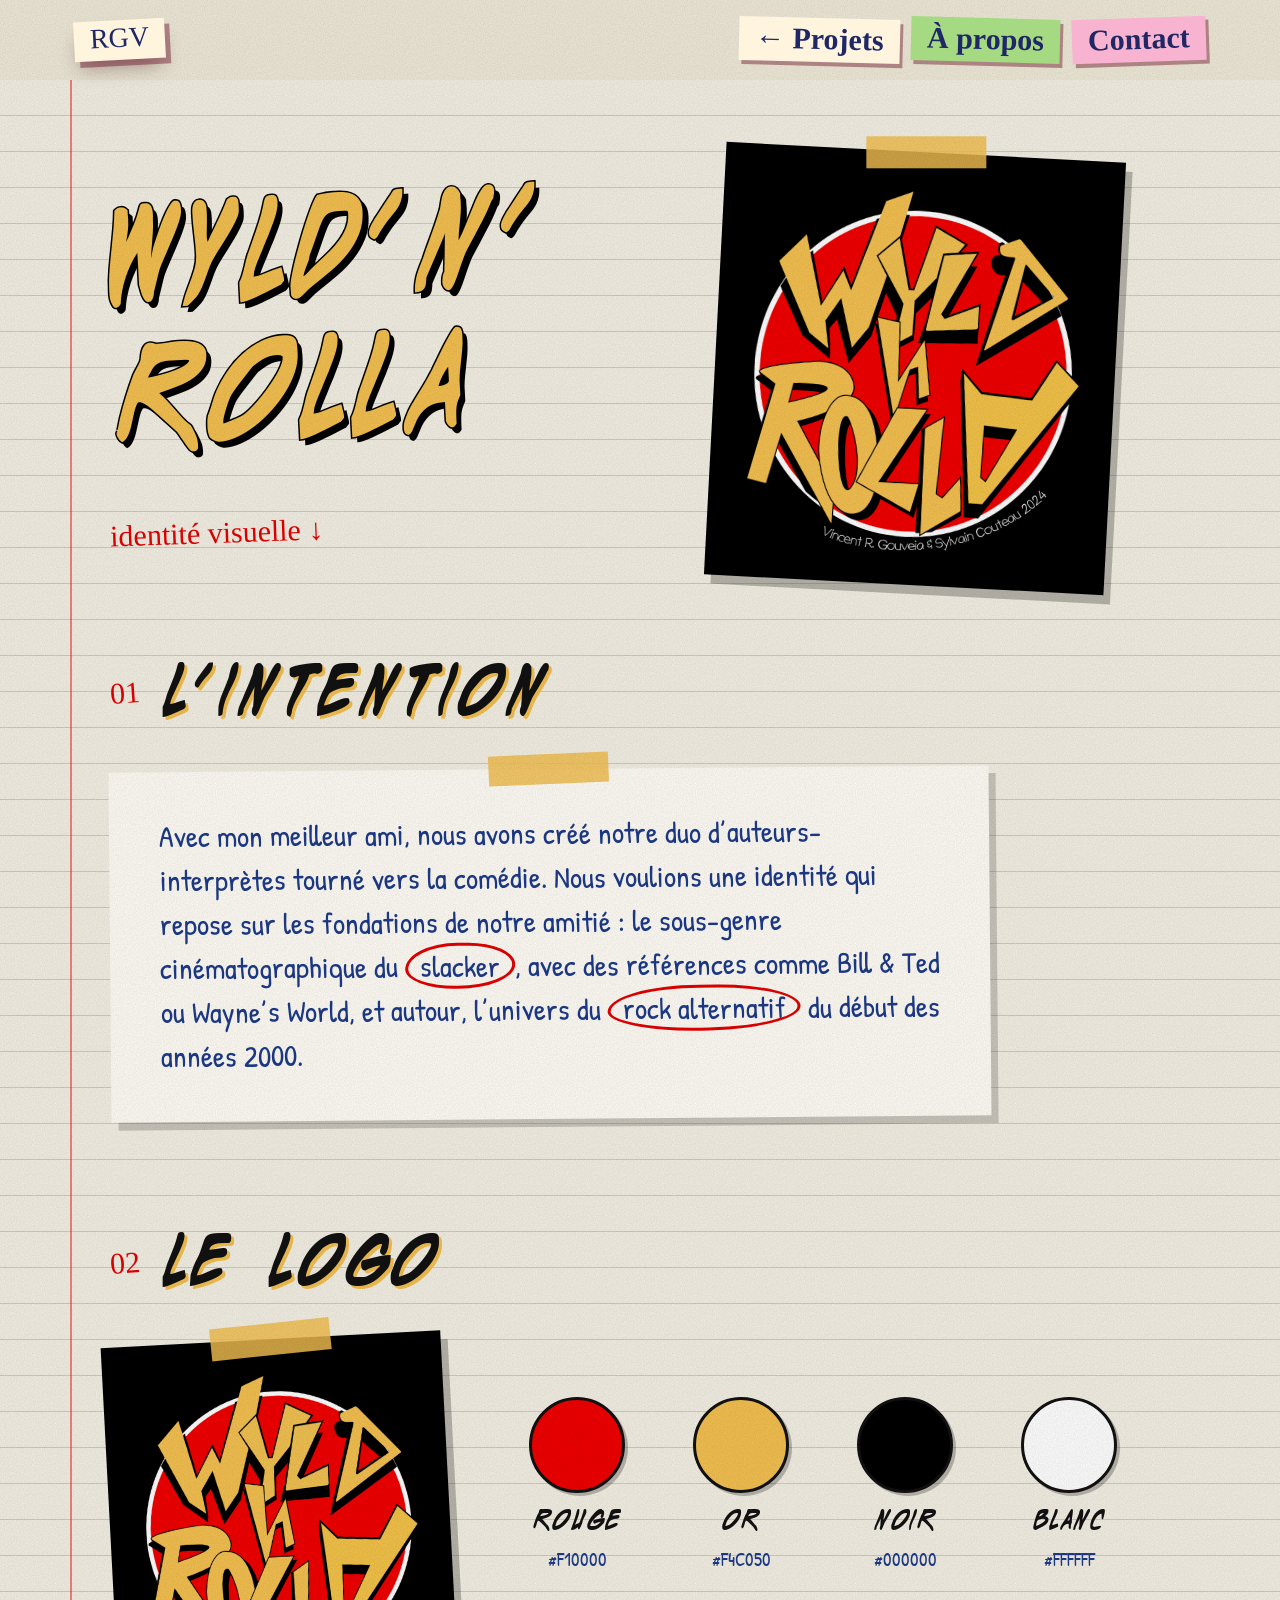
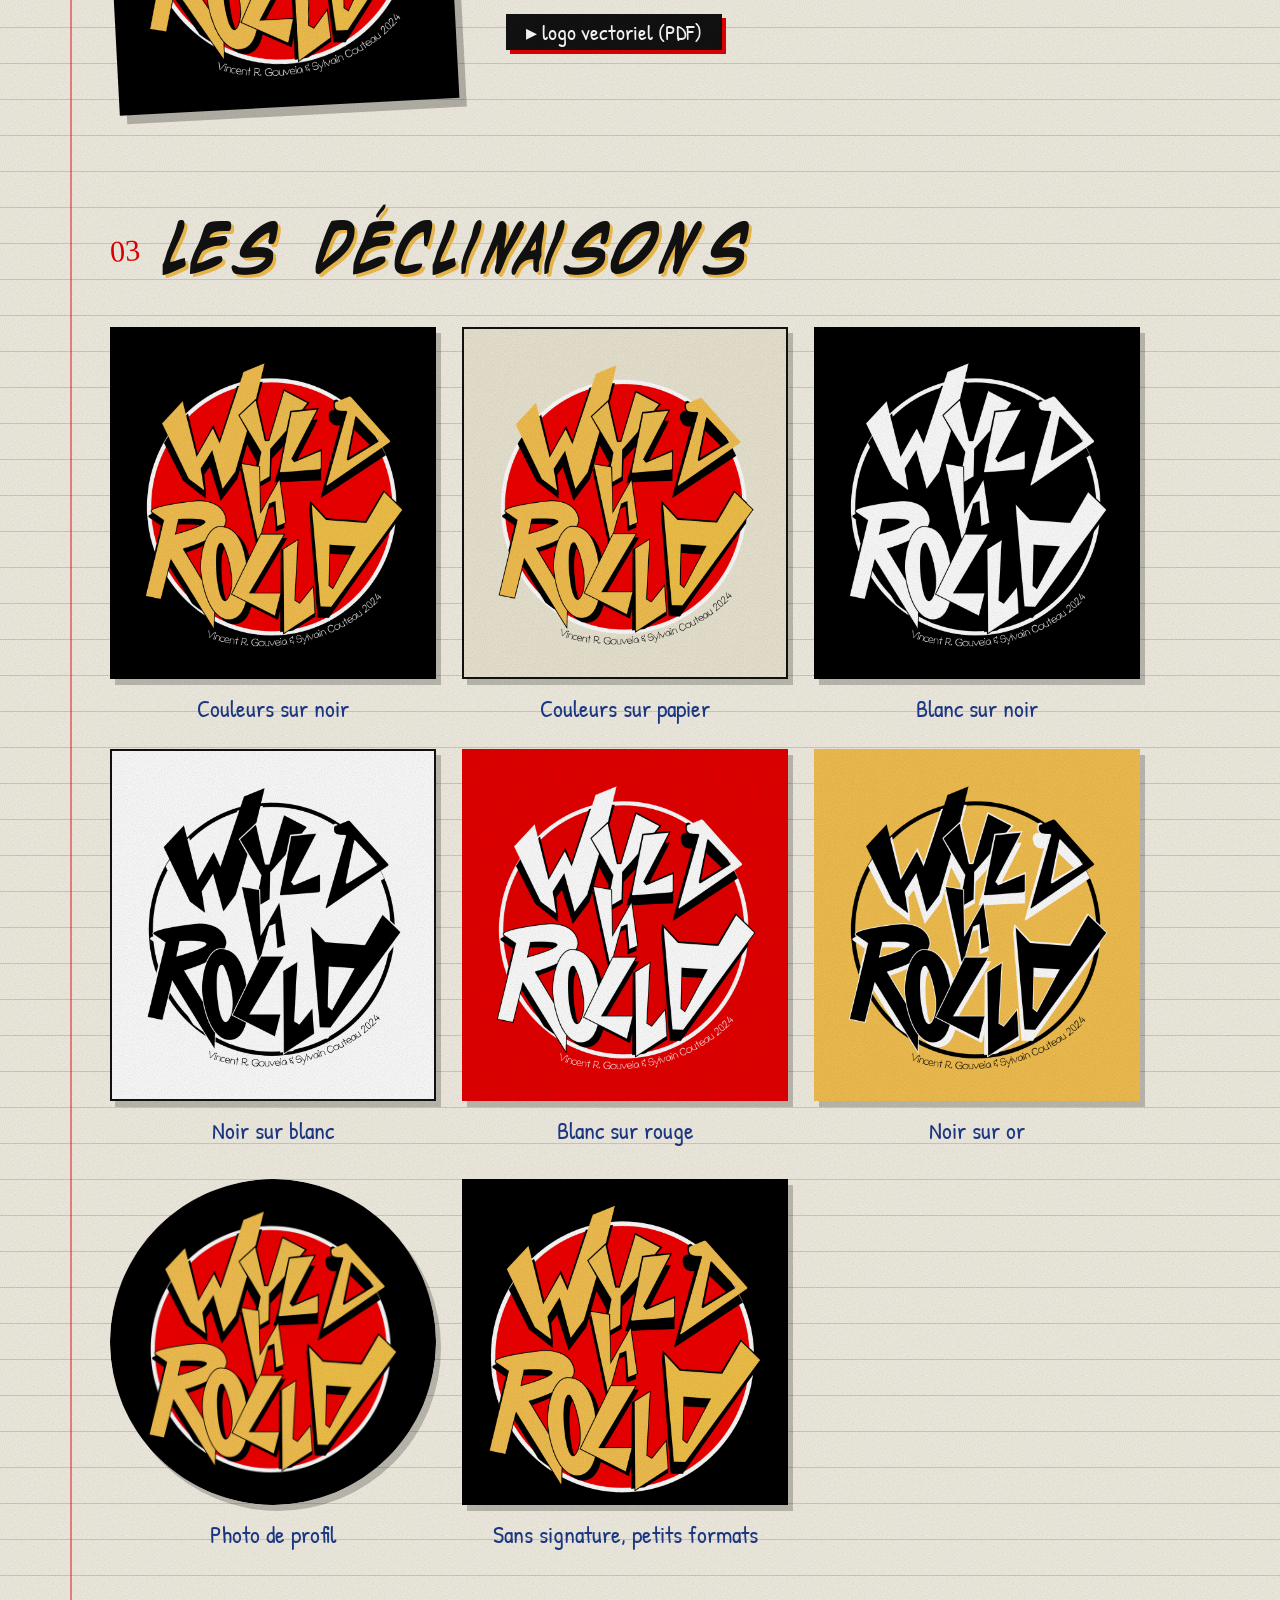
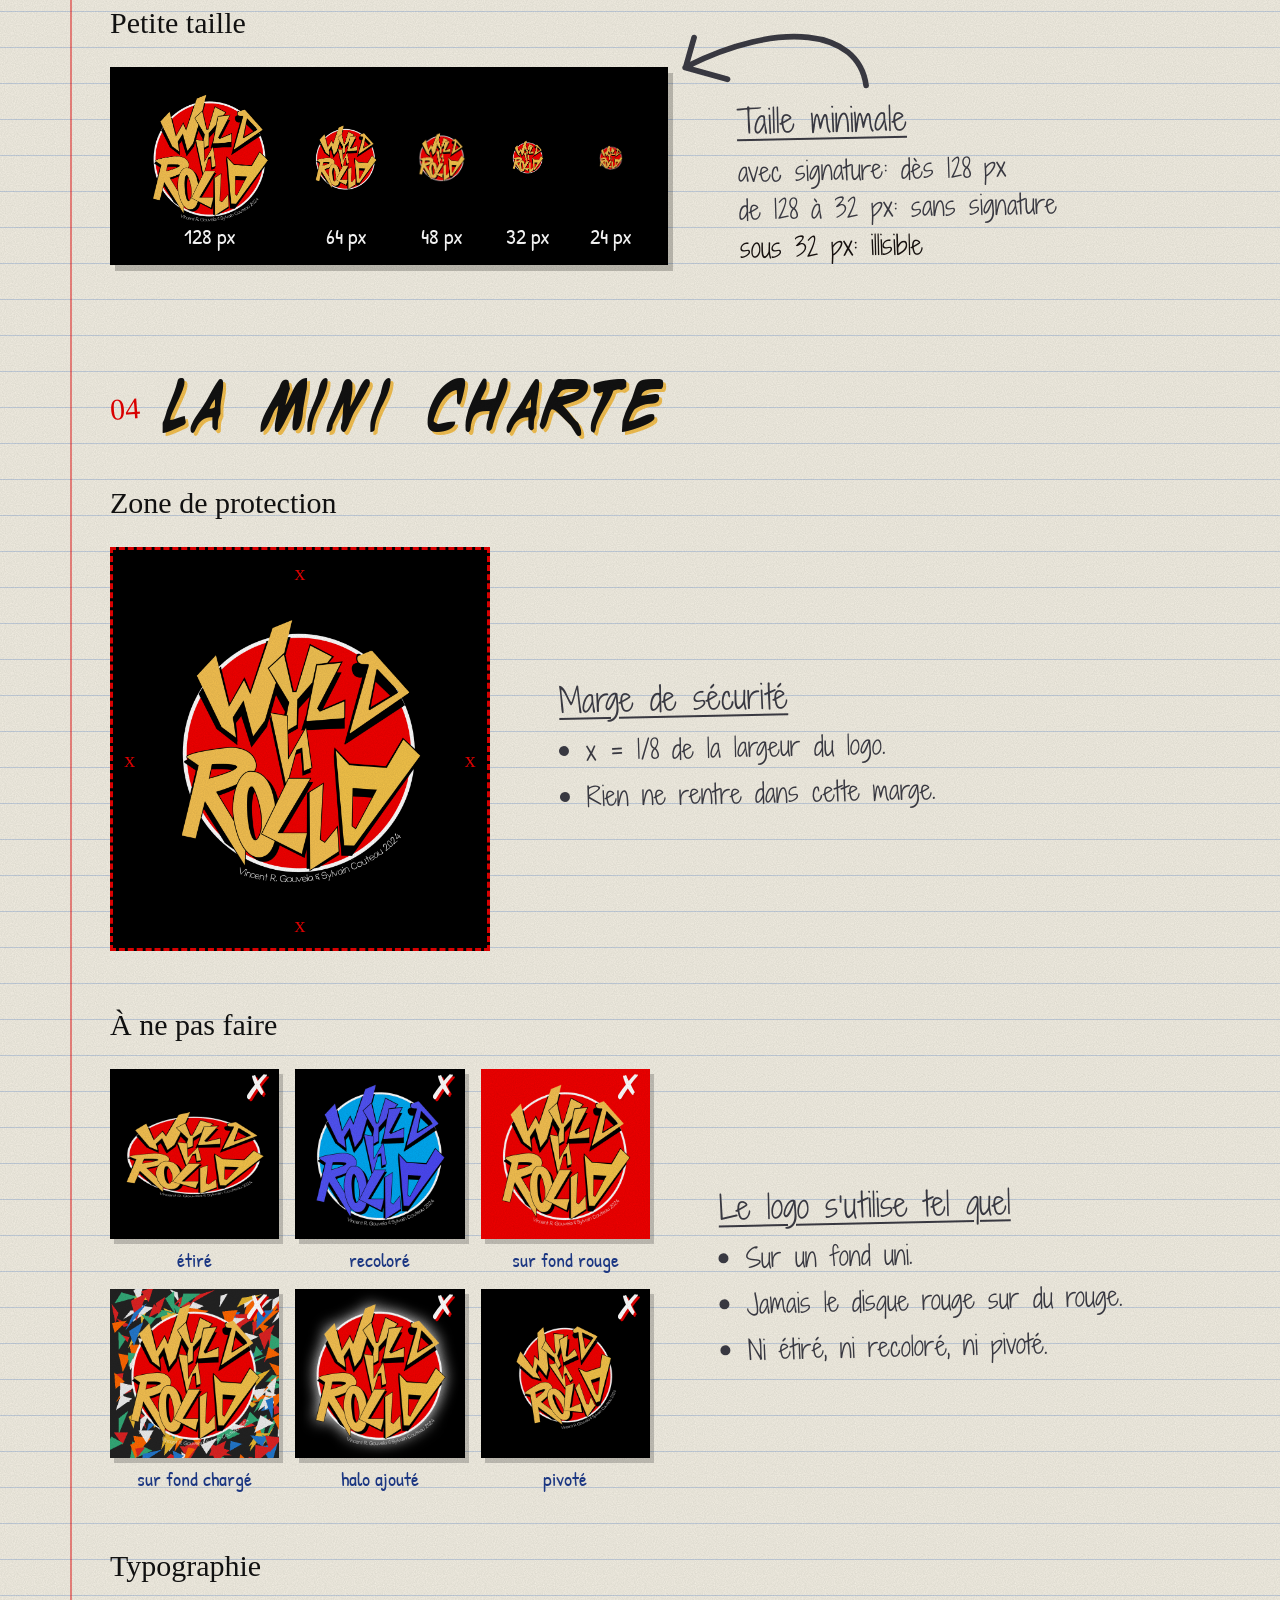
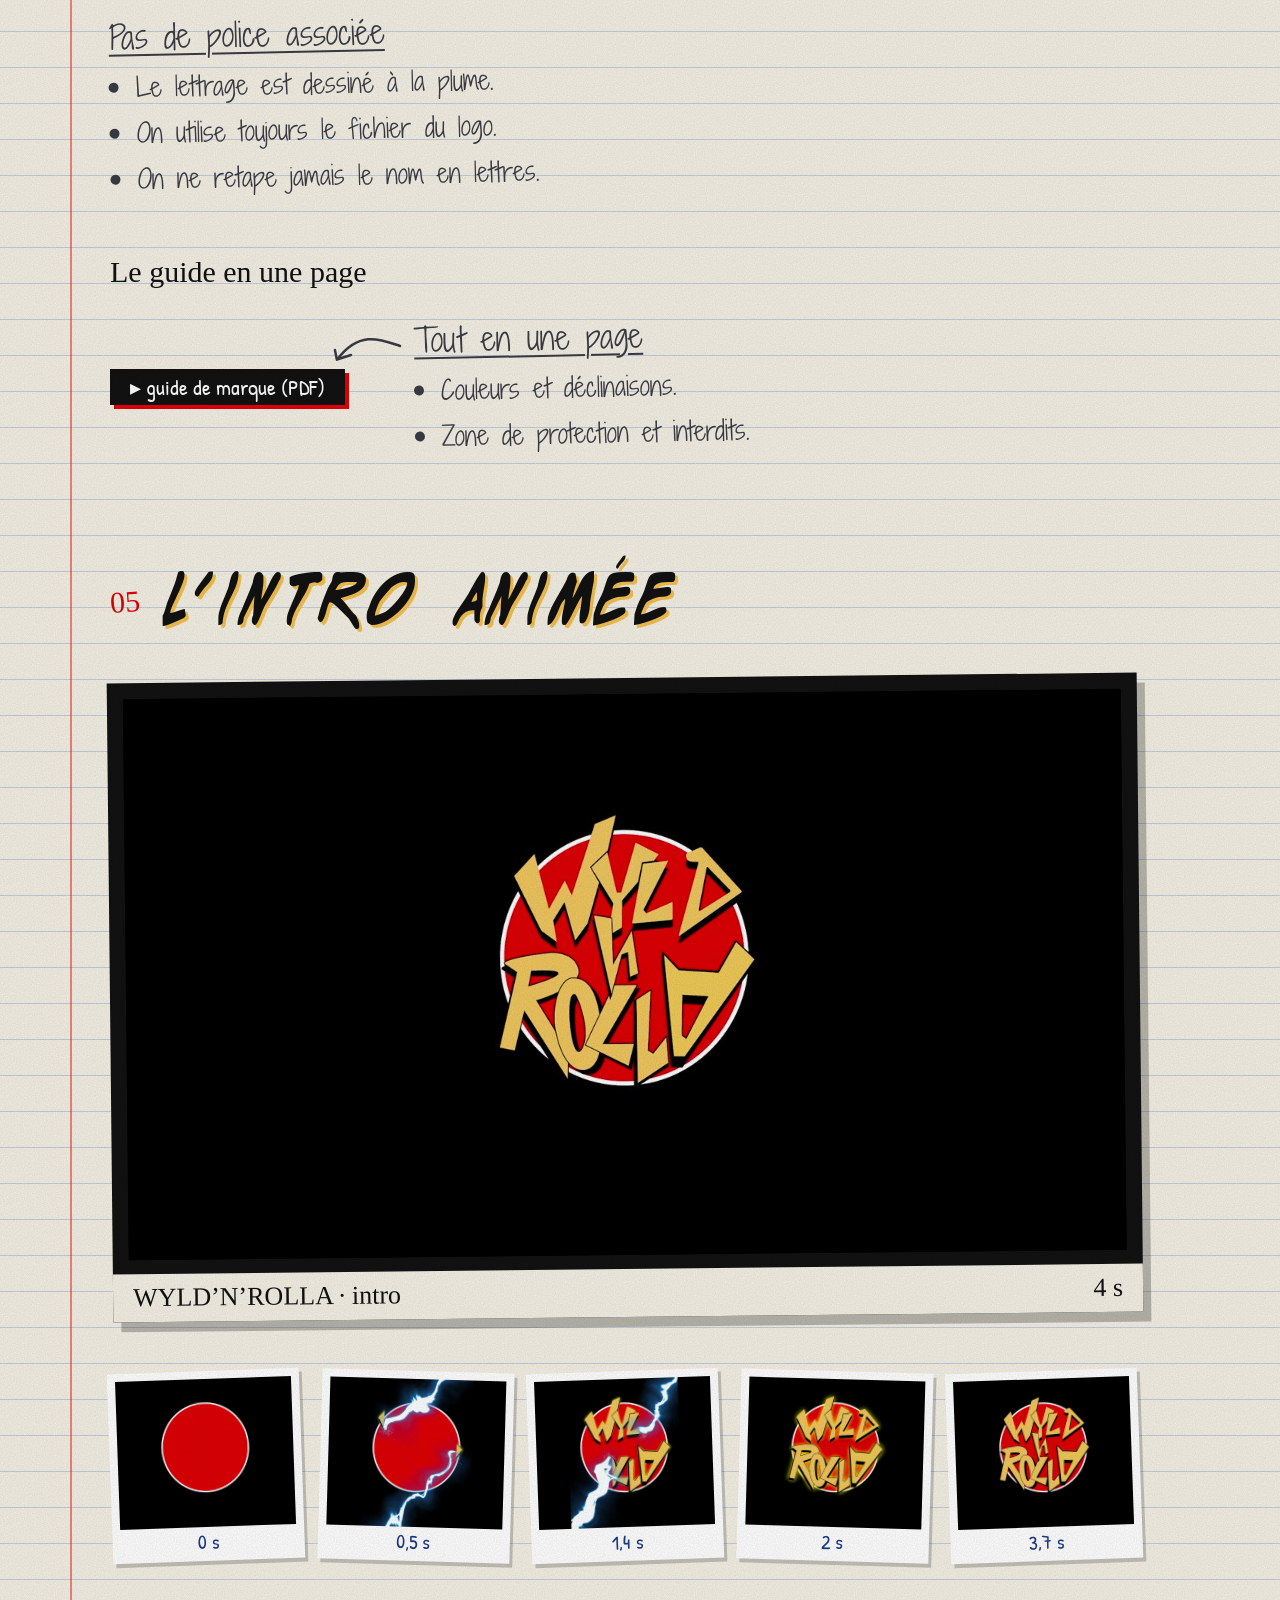
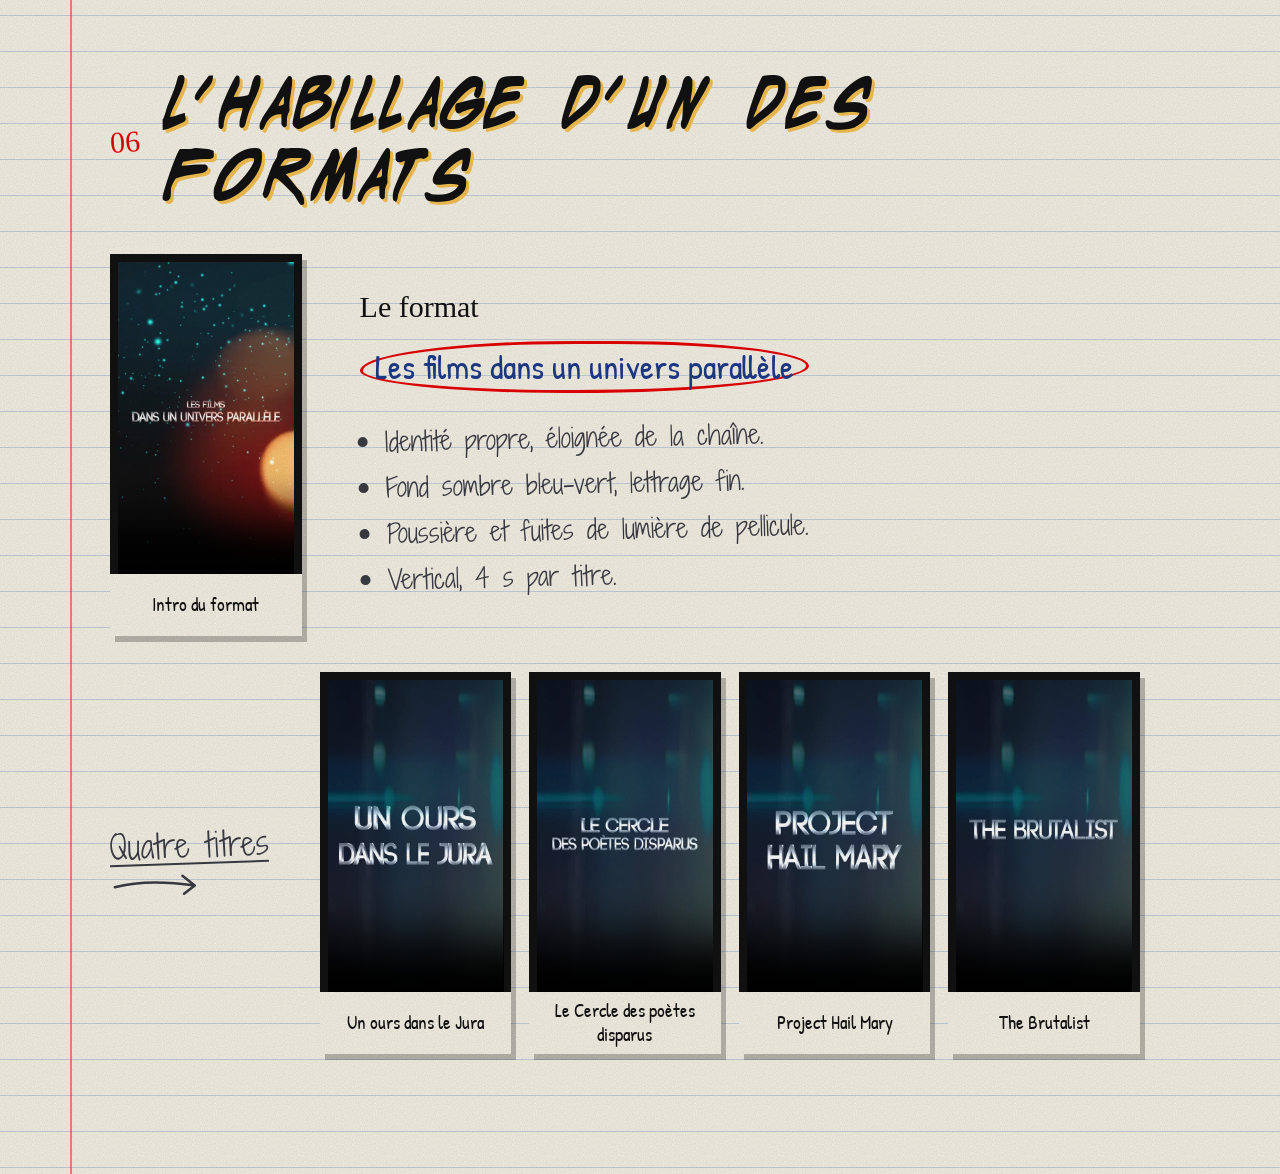
<file: Wyld-N-Rolla.dc.html>
<!doctype html>
<html lang="fr">
<head>
<meta charset="utf-8">
<meta name="robots" content="noindex,nofollow">
<title>Wyld’N’Rolla, portfolio RG Vincent</title>
<script src="./support.js"></script>
<link rel="stylesheet" href="_blob/4cbc644556d05825dd1c4a19bdfaa5db.css">
</head>
<body>
<x-dc>
<helmet>
<link href="https://fonts.googleapis.com/css2?family=Patrick+Hand&amp;family=Shadows+Into+Light+Two&amp;family=Permanent+Marker&amp;display=swap" rel="stylesheet">
<style>
@font-face{font-family:'Wyld';src:url(_blob/fa3994b229eff9fe3a00b17da936df72.ttf) format('truetype');font-display:swap}
body{margin:0;background:#f4f0e4}
.z{--ink:#1d3a8a;--k:#111;--r:#e60000;--g:#f4c050;position:relative;color:var(--ink);padding:36px max(24px,calc((100% - 1000px)/2)) 120px 0;font:25px/36px 'Patrick Hand','Comic Sans MS',cursive;
background:repeating-linear-gradient(transparent 0 35px,rgba(70,120,200,.28) 35px 36px) #f4f0e4;overflow:hidden}
.z:before{content:'';position:absolute;top:0;bottom:0;left:max(70px,calc((100% - 1000px)/4 - 30px));width:2px;background:rgba(230,0,0,.45)}
.z *{box-sizing:border-box}
.zi{position:relative;padding-left:max(110px,calc((100% - 1000px)/2 + 10px))}
.zh{display:grid;grid-template-columns:1.1fr .9fr;gap:30px;align-items:center;padding:36px 0 72px}
.zh h1{margin:0;font:400 140px/1 Wyld,Impact,sans-serif;color:var(--g);text-transform:uppercase;transform:rotate(-3deg);transform-origin:left center;-webkit-text-stroke:3px #000;paint-order:stroke fill;text-shadow:5px 6px 0 #000}
.zap{display:inline-block;margin:0}
.zh .sub{margin:36px 0 0;font:400 30px/36px 'Permanent Marker',cursive;color:var(--r);transform:rotate(-2deg)}
.zpatch{position:relative;justify-self:center;width:100%;max-width:400px;background:#000;padding:18px;transform:rotate(3deg);box-shadow:7px 9px 0 rgba(0,0,0,.25)}
.zpatch:before,.ztape:before{content:'';position:absolute;top:-16px;left:50%;width:120px;height:32px;margin-left:-60px;background:rgba(244,192,80,.85);transform:rotate(-3deg)}
.zpatch img{display:block;width:100%;height:auto}
.zs{margin-top:108px}
.zt{display:flex;align-items:center;gap:22px;margin:0 0 40px}
.zt b{font:400 30px/1 'Permanent Marker',cursive;color:var(--r);transform:rotate(-4deg)}
.zt h2{margin:0;font:400 72px/72px Wyld,Impact,sans-serif;color:var(--k);text-transform:uppercase;letter-spacing:.02em;text-shadow:3px 3px 0 var(--g)}
.zp{margin:0;max-width:820px;font-size:28px;line-height:36px}
.zcard{position:relative;max-width:880px;padding:42px 50px 44px;background:#fffdf6;font-size:30px;line-height:44px;transform:rotate(-.5deg);box-shadow:7px 8px 0 rgba(0,0,0,.18)}
.zcard:before{content:'';position:absolute;top:-15px;left:50%;width:120px;height:30px;margin-left:-60px;background:rgba(244,192,80,.85);transform:rotate(-2deg)}
.zc{border:3px solid var(--r);border-radius:50% 45% 55% 48%/60% 50% 55% 45%;padding:0 12px;white-space:nowrap}
.zlogo{display:grid;grid-template-columns:auto 1fr;gap:56px;align-items:center}
.zlogo .zpatch{max-width:340px;transform:rotate(-3deg)}
.zpal{display:grid;grid-template-columns:repeat(4,1fr);gap:22px;margin-bottom:36px}
.zpal div{text-align:center}
.zpal u{display:block;width:96px;height:96px;border-radius:50%;margin:0 auto 10px;border:3px solid var(--k);box-shadow:3px 3px 0 rgba(0,0,0,.25)}
.zpal b{display:block;font:400 28px/36px Wyld,Impact,sans-serif;color:var(--k);text-transform:uppercase;letter-spacing:.03em}
.zpal em{font-style:normal;font-size:19px}
.zdl{display:inline-block;color:#fff !important;background:var(--k);padding:0 20px;text-decoration:none;font-size:22px;box-shadow:4px 4px 0 var(--r)}
.zvid{position:relative;background:#111;padding:16px 16px 0;transform:rotate(-.6deg);box-shadow:8px 10px 0 rgba(0,0,0,.25)}
.zvid video{display:block;width:100%;aspect-ratio:16/9;background:#000}
.zlabel{margin:14px -16px 0;background:#f4f0e4;padding:6px 20px;font:400 26px/36px 'Permanent Marker',cursive;color:var(--k);display:flex;justify-content:space-between}
.zfr{display:grid;grid-template-columns:repeat(5,1fr);gap:18px;margin-top:54px}
.zfr figure{margin:0;background:#fff;padding:8px 8px 4px;box-shadow:3px 4px 0 rgba(0,0,0,.2)}
.zfr figure:nth-child(odd){transform:rotate(-2deg)}.zfr figure:nth-child(even){transform:rotate(1.6deg)}
.zfr img{display:block;width:100%;height:auto;aspect-ratio:960/810;object-fit:cover;background:#000}
.zfr figcaption{font-size:20px;line-height:30px;text-align:center;color:var(--ink)}
.zsl{display:grid;place-items:center;text-align:center;min-height:288px;border:3px dashed rgba(29,58,138,.45);color:var(--ink);padding:20px}
.zsl small{display:block;font-size:22px;opacity:.7}
.zrf{display:grid;grid-template-columns:repeat(3,1fr);gap:26px}
.zrf .zsl{min-height:360px;background:rgba(255,255,255,.55)}
.zrf .zsl b{display:block;font:400 42px/44px Wyld,Impact,sans-serif;color:var(--k);text-shadow:2px 2px 0 var(--g);text-transform:uppercase;margin-bottom:8px}
.zdc{display:grid;grid-template-columns:repeat(4,1fr);gap:26px;margin-top:8px}
.zdc figure{margin:0;text-align:center}
.zdc .bx{display:grid;place-items:center;aspect-ratio:1;padding:12px;box-shadow:5px 6px 0 rgba(0,0,0,.22)}
.zdc .bx img{display:block;width:100%;height:auto}
.zdc .bx{padding:6%}
.zdc .k{background:#000}.zdc .w{background:#fff;border:2px solid var(--k)}
.zdc .av{background:none;box-shadow:none;padding:0 !important}
.zdc .av img{width:100%;height:100%;border-radius:50%;box-shadow:5px 6px 0 rgba(0,0,0,.22)}
.zdc figcaption{margin-top:14px;font-size:24px;line-height:30px}
.zsz{margin-top:56px}
.zszr{display:flex;align-items:flex-end;gap:26px}
.zscr{position:relative;flex:1;min-width:0;margin-left:44px;font:400 26px/34px 'Shadows Into Light Two','Patrick Hand',cursive;color:#3b3b44;white-space:nowrap;transform:rotate(-1.2deg)}
.zscr .zar{position:absolute;left:-82px;top:50%;margin-top:-15px}
.zscr ul{margin:0;padding:0 0 0 26px;list-style:disc}
.zscr li{margin:0 0 12px;padding:0}
.zscr li::marker{color:#3b3b44}
.zscr p{margin:0 0 4px}
.zscr .zl0{margin-bottom:16px;font-size:32px;text-decoration:underline;text-decoration-thickness:2px;text-underline-offset:5px}
.zscr .zl3{color:#5a5a63}
.zscr.w{white-space:nowrap}
.zfs{position:absolute;top:10px;right:10px;z-index:2;width:38px;height:38px;border:0;background:rgba(0,0,0,.6);color:#fff;font:400 22px/38px sans-serif;cursor:pointer;opacity:.0;transition:opacity .15s}
.zvid:hover .zfs,.z6g figure:hover .zfs,.zfs:focus{opacity:1}
.z6g figure,.zvid{position:relative}
.zdl{cursor:pointer}
.zov{position:absolute;left:0;right:0;top:0;z-index:9999;background:rgba(12,12,16,.9)}
.zov .zp2{position:absolute;left:50%;transform:translateX(-50%);display:flex;flex-direction:column;background:#111;box-shadow:10px 12px 0 rgba(0,0,0,.4)}
.zov .zbar{display:flex;align-items:center;justify-content:space-between;gap:20px;padding:8px 14px;background:#f4f0e4;color:#111;font:400 24px/34px 'Permanent Marker',cursive}
.zov .zbar a,.zov .zbar button{color:#111;background:none;border:0;font:400 20px/30px 'Patrick Hand',sans-serif;cursor:pointer;text-decoration:underline}
.zov .zbar button.zx{font:400 26px/30px 'Permanent Marker',cursive;text-decoration:none}
.zov .zbd{flex:1;min-height:0;overflow:auto;display:grid;place-items:center;background:#000}
.zov .zbd{overflow:hidden;position:relative;display:block}
.zov video,.zov img{position:absolute;left:0;top:0;width:100%;height:100%;object-fit:contain}
/*z6*/
.z6g{display:grid;grid-template-columns:repeat(5,minmax(0,1fr));gap:36px 18px;align-items:stretch}
.z6g figure{margin:0;min-width:0;background:#111;padding:8px 8px 0;box-shadow:5px 6px 0 rgba(0,0,0,.25);display:flex;flex-direction:column}
.z6g video{display:block;width:100%;height:auto;aspect-ratio:9/16;object-fit:cover;background:#000}
.z6g figcaption{flex:1;display:flex;align-items:center;justify-content:center;min-height:62px;margin:0 -8px;padding:6px 10px 8px;background:#f4f0e4;font-size:19px;line-height:24px;color:var(--k);text-align:center}
.z6t{grid-column:2/6;align-self:center;padding-left:40px}
.z6t .zscr{flex:none}
.z6t ul{padding-left:26px}
.z6l{grid-column:1;align-self:center;margin:0;transform:rotate(-2deg)}
.z6l .zl0{margin:0 0 6px}
.z6l .z6r{display:block}
.zno .bx{box-shadow:4px 5px 0 rgba(0,0,0,.2)}
.zmn{margin-top:70px;display:flex;gap:44px;align-items:flex-end;flex-wrap:wrap}
.zmn div{text-align:center;font-size:22px;line-height:30px}
.zmn img{display:block;height:auto;margin:0}
.zmn .bk{background:none;padding:0;display:grid;grid-template-rows:128px auto;justify-items:center;align-items:center}
.zmn .bk span{color:#fff}
.znote{margin:18px 0 0;font-size:22px;line-height:30px}
.zcard.s{max-width:none;padding:28px 32px 30px;font-size:22px;line-height:30px;transform:none;box-shadow:6px 7px 0 rgba(0,0,0,.16)}
.zcard.s:before{width:90px;height:24px;margin-left:-45px;top:-12px}
.zcard.s .zh3{margin:0 0 16px}
.zcard.s .zmn{margin-top:6px}
.zrule{display:grid;grid-template-columns:1fr 1fr;gap:40px;align-items:stretch}
.zcs{position:relative;background:#000;padding:54px;border:3px dashed var(--r);width:380px;flex:none;box-sizing:border-box}
.zcs img{display:block;width:100%;height:auto}
.zcs i{position:absolute;font:400 22px/1 'Permanent Marker',cursive;color:var(--r);font-style:normal}
.zno{display:grid;grid-template-columns:repeat(3,1fr);gap:16px}
.zno figure{margin:0;text-align:center}
.zno .bx{position:relative}
.zno .bx img{display:block;width:100%;height:auto}
.zno .bx:after{content:'✗';position:absolute;top:2px;right:8px;font:400 34px/1 'Permanent Marker',cursive;color:#fff;text-shadow:2px 2px 0 var(--r)}
.zno figcaption{margin-top:8px;font-size:20px;line-height:26px}
.zh3{margin:0 0 14px;font:400 30px/36px 'Permanent Marker',cursive;color:var(--k)}
@media (max-width:900px){.zszr{flex-direction:column;align-items:flex-start}.zdc{grid-template-columns:repeat(2,1fr)}.zrule{grid-template-columns:1fr}}
.zfm{display:grid;grid-template-columns:repeat(5,minmax(0,1fr));gap:18px;align-items:stretch;margin-top:44px}
.zfm figure{margin:0;min-width:0;background:#111;padding:8px 8px 0;box-shadow:5px 6px 0 rgba(0,0,0,.25);display:flex;flex-direction:column}
.zfm video{display:block;width:100%;height:auto;aspect-ratio:9/16;object-fit:cover;background:#000}
.zfm figcaption{flex:1;display:flex;align-items:center;justify-content:center;min-height:62px;margin:0 -8px;padding:6px 10px 8px;background:#f4f0e4;font-size:19px;line-height:24px;color:var(--k);text-align:center}
@media (max-width:900px){.z{padding-right:20px}.zi{padding-left:50px}.z:before{left:34px}.zh,.zlogo{grid-template-columns:1fr}.zh h1{font-size:84px}.zt h2{font-size:46px}.zpal{grid-template-columns:repeat(2,1fr)}.zfr{grid-template-columns:repeat(2,1fr)}.zrf{grid-template-columns:1fr}.zfm{grid-template-columns:repeat(2,1fr)}}
.sb>div:first-child{z-index:40 !important}
.ddm{position:relative;display:inline-block}
.ddp{display:none;position:absolute;top:100%;left:0;padding-top:12px;z-index:60;min-width:250px}
.ddm:hover>.ddp,.ddm:focus-within>.ddp{display:block}
.ddi{display:flex;flex-direction:column;align-items:flex-start;gap:8px}
.ddp a{display:block;white-space:nowrap;font:700 28px/1 'Amatic SC',cursive;text-decoration:none;color:var(--navy);background:var(--paper);padding:6px 16px 8px;box-shadow:3px 4px 0 var(--hard);transform:rotate(-1.2deg)}
.ddp a:nth-child(even){transform:rotate(1.1deg)}
.ddp a:first-child{background:var(--yel)}
.ddp a:hover,.ddp a:focus-visible{background:var(--yel)}
</style>
</helmet>
<div class="sb" style="background: #efe9d8; width: 100%">
<div style="max-width: 1180px; margin: 0 auto; padding: 18px 24px; display: flex; justify-content: space-between; align-items: center; flex-wrap: wrap; gap: 14px; position: relative; z-index: 2">
<a class="logo" href="Main.dc.html">RGV</a>
<div style="display: flex; gap: 12px; flex-wrap: wrap">
<div class="ddm"><a class="chip" href="Main.dc.html">← Projets</a><div class="ddp"><div class="ddi"><a href="Main.dc.html#projets">Tous les projets</a><a href="Wyld-N-Rolla.dc.html">Wyld’N’Rolla</a><a href="Le-Merovingien.dc.html">Le Mérovingien</a><a href="Casque-audio.dc.html">Le casque audio</a><a href="Magazine-Saudade.dc.html">Saudade, magazine</a><a href="La-Lumiere.dc.html">La lumière</a><a href="Affiches.dc.html">Graphisme</a><a href="Photos-Galerie.dc.html">Photographie</a></div></div></div>
<a class="chip c" href="Main.dc.html#apropos">À propos</a>
<a class="chip b" href="Contact.dc.html">Contact</a>
</div>
</div>

<div style="margin:0;padding:0;position:relative;z-index:2">
<div class="z"><div class="zi">
<div class="zh">
<div><h1>Wyld<span class="zap">’</span>N<span class="zap">’</span><br>Rolla</h1><p class="sub">identité visuelle ↓</p></div>
<div class="zpatch"><img src="_blob/66e81ccbce6a88539d579abdcfb748b0.png" alt="Logo Wyld’N’Rolla : lettrage doré sur disque rouge" width="900" height="982"></div>
</div>

<section>
<div class="zt"><b>01</b><h2>L’intention</h2></div>
<p class="zp zcard">Avec mon meilleur ami, nous avons créé notre duo d’auteurs-interprètes tourné vers la comédie. Nous voulions une identité qui repose sur les fondations de notre amitié : le sous-genre cinématographique du <span class="zc">slacker</span>, avec des références comme Bill &amp; Ted ou Wayne’s World, et autour, l’univers du <span class="zc">rock alternatif</span> du début des années 2000.</p>
</section>

<section class="zs">
<div class="zt"><b>02</b><h2>Le logo</h2></div>
<div class="zlogo">
<div class="zpatch"><img src="_blob/66e81ccbce6a88539d579abdcfb748b0.png" alt="Logo Wyld’N’Rolla" width="900" height="982" loading="lazy"></div>
<div>
<div class="zpal">
<div><u style="background:#f10000"></u><b>Rouge</b><em>#F10000</em></div>
<div><u style="background:#f4c050"></u><b>Or</b><em>#F4C050</em></div>
<div><u style="background:#000"></u><b>Noir</b><em>#000000</em></div>
<div><u style="background:#fff"></u><b>Blanc</b><em>#FFFFFF</em></div>
</div>
<a class="zdl" href="_blob/2408532123936d8ea12f624febce2d05.pdf" data-pdf="_blob/5219ce9a0213b60a78ab43050cf5ee0e.png" data-title="logo_wyld_n_rolla.pdf">▸ logo vectoriel (PDF)</a>
</div>
</div>
</section>

<section class="zs">
<div class="zt"><b>03</b><h2>Les déclinaisons</h2></div>
<div class="zdc" style="grid-template-columns:repeat(3,1fr)">
<figure><div class="bx" style="background:#000"><img src="_blob/66e81ccbce6a88539d579abdcfb748b0.png" alt="Couleurs sur noir" width="900" height="982" loading="lazy"></div><figcaption>Couleurs sur noir</figcaption></figure>
<figure><div class="bx" style="background:#ece6d3;border:2px solid #111"><img src="_blob/adb0e42a07c7d34cb739017891c1be00.png" alt="Couleurs sur papier" width="900" height="982" loading="lazy"></div><figcaption>Couleurs sur papier</figcaption></figure>
<figure><div class="bx" style="background:#000"><img src="_blob/2f5808e1aa1d647730494a3202efb908.png" alt="Blanc sur noir" width="900" height="982" loading="lazy"></div><figcaption>Blanc sur noir</figcaption></figure>
<figure><div class="bx" style="background:#fff;border:2px solid #111"><img src="_blob/3c820d8a44298f672a5522fbdce13c7f.png" alt="Noir sur blanc" width="900" height="982" loading="lazy"></div><figcaption>Noir sur blanc</figcaption></figure>
<figure><div class="bx" style="background:#e60000"><img src="_blob/2f5808e1aa1d647730494a3202efb908.png" alt="Blanc sur rouge" width="900" height="982" loading="lazy"></div><figcaption>Blanc sur rouge</figcaption></figure>
<figure><div class="bx" style="background:#f4c050"><img src="_blob/3c820d8a44298f672a5522fbdce13c7f.png" alt="Noir sur or" width="900" height="982" loading="lazy"></div><figcaption>Noir sur or</figcaption></figure>
</div>
<div class="zdc" style="margin-top:34px;grid-template-columns:repeat(3,1fr);align-items:start"><figure><div class="bx av"><img src="_blob/b2d2ca1b798372825ec1d70c95f3b45e.png" alt="Photo de profil ronde, sans signature" width="700" height="700" loading="lazy"></div><figcaption>Photo de profil</figcaption></figure>
<figure><div class="bx" style="background:#000;padding:6%;overflow:hidden"><img src="_blob/a0a92062163342f353bd921c0f3484b4.png" alt="Logo sans signature" width="900" height="942" loading="lazy" style="height:100%;width:100%;object-fit:contain"></div><figcaption>Sans signature, petits formats</figcaption></figure></div>
<div class="zsz" style="position: relative"><p class="zh3" style="margin-bottom: 26px; position: relative">Petite taille<svg class="zar" viewBox="0 0 70 30" width="70" height="30" aria-hidden="true" style="position: absolute; left: 555px; top: 0px; width: 232px; height: 68px; overflow: visible"><path d="M72.55 35.52 C69.21 10.61 34.27 6.54 -6.87 27.21 M-6.87 26.81 L-3.34 14.38 M-7.28 27.62 L11.42 32.79" fill="none" stroke="#3b3b44" stroke-width="2.5" stroke-linecap="round" stroke-linejoin="round"></path></svg></p>
<div class="zszr"><div class="zmn" style="margin-top:0;gap:40px;flex-wrap:nowrap;background:#000;padding:26px 36px 14px;box-shadow:5px 6px 0 rgba(0,0,0,.22);align-self:flex-end"><div class="bk"><img src="_blob/66e81ccbce6a88539d579abdcfb748b0.png" alt="" width="128" height="128" style="width:128px"><span>128 px</span></div><div class="bk"><img src="_blob/a0a92062163342f353bd921c0f3484b4.png" alt="" width="64" height="67" style="width:64px"><span>64 px</span></div><div class="bk"><img src="_blob/a0a92062163342f353bd921c0f3484b4.png" alt="" width="48" height="50" style="width:48px"><span>48 px</span></div><div class="bk"><img src="_blob/a0a92062163342f353bd921c0f3484b4.png" alt="" width="32" height="33" style="width:32px"><span>32 px</span></div><div class="bk"><img src="_blob/a0a92062163342f353bd921c0f3484b4.png" alt="" width="24" height="25" style="width:24px"><span>24 px</span></div></div>
<div class="zscr">
<p class="zl0">Taille minimale</p>
<p>avec signature: dès 128 px</p>
<p>de 128 à 32 px: sans signature</p>
<p class="zl3" style="color: #17110f">sous 32 px: illisible</p></div></div>
</div>
</section>

<section class="zs">
<div class="zt"><b>04</b><h2>La mini charte</h2></div>
<div class="zsz" style="margin-top:0"><p class="zh3" style="margin-bottom:26px">Zone de protection</p>
<div class="zszr" style="align-items:center"><div class="zcs"><img src="_blob/66e81ccbce6a88539d579abdcfb748b0.png" alt="Logo entouré de sa zone de protection" width="900" height="982" loading="lazy"><i style="top:3%;left:50%;transform:translateX(-50%)">x</i><i style="bottom:3%;left:50%;transform:translateX(-50%)">x</i><i style="left:3%;top:50%">x</i><i style="right:3%;top:50%">x</i></div>
<div class="zscr"><p class="zl0">Marge de sécurité</p><ul><li>x = 1/8 de la largeur du logo.</li><li>Rien ne rentre dans cette marge.</li></ul></div></div>
<div class="zsz"><p class="zh3" style="margin-bottom:26px">À ne pas faire</p>
<div class="zszr" style="align-items: center; position: relative"><div class="zno" style="width:540px;flex:none">
<figure><div class="bx"><img src="_blob/d068339ddaabd7cdb3bc99f5abfe30ab.png" alt="Logo étiré" width="520" height="520" loading="lazy"></div><figcaption>étiré</figcaption></figure>
<figure><div class="bx"><img src="_blob/d370412fb8290ebacd827c6196a8fa56.png" alt="Logo recoloré" width="520" height="520" loading="lazy"></div><figcaption>recoloré</figcaption></figure>
<figure><div class="bx"><img src="_blob/d6ef15d84ecda4d40da9db663d76d80a.png" alt="Logo sur fond rouge" width="520" height="520" loading="lazy"></div><figcaption>sur fond rouge</figcaption></figure>
<figure><div class="bx"><img src="_blob/e91f7d4812fc5b07a913b13ca1ed5b00.png" alt="Logo sur fond chargé" width="520" height="520" loading="lazy"></div><figcaption>sur fond chargé</figcaption></figure>
<figure><div class="bx"><img src="_blob/aed1e455fc49aa3e7377f110a6cb1c23.png" alt="Logo halo ajouté" width="520" height="520" loading="lazy"></div><figcaption>halo ajouté</figcaption></figure>
<figure><div class="bx"><img src="_blob/0b0f48bf985b618e0f9b7d31dc0b58b4.png" alt="Logo pivoté" width="520" height="520" loading="lazy"></div><figcaption>pivoté</figcaption></figure>
</div>
<div class="zscr"><p class="zl0">Le logo s’utilise tel quel</p><ul><li>Sur un fond uni.</li><li>Jamais le disque rouge sur du rouge.</li><li>Ni étiré, ni recoloré, ni pivoté.</li></ul></div></div>
<div class="zsz"><p class="zh3" style="margin-bottom:26px">Typographie</p>
<div class="zszr" style="align-items:flex-start"><div class="zscr" style="margin-left:0"><p class="zl0">Pas de police associée</p><ul><li>Le lettrage est dessiné à la plume.</li><li>On utilise toujours le fichier du logo.</li><li>On ne retape jamais le nom en lettres.</li></ul></div></div></div>
<div class="zsz"><p class="zh3" style="margin-bottom:26px">Le guide en une page</p>
<div class="zszr" style="align-items: center; position: relative"><a class="zdl" href="_blob/9814135bc381389ea883f1a627ea3ede.pdf" data-pdf="_blob/bfc201f319886a83e31640ea3af8eb90.png" data-title="guide_de_marque.pdf">▸ guide de marque (PDF)</a>
<div class="zscr"><p class="zl0">Tout en une page</p><ul><li>Couleurs et déclinaisons.</li><li>Zone de protection et interdits.</li></ul></div><svg class="zar" viewBox="0 0 70 30" width="70" height="30" aria-hidden="true" style="position: absolute; left: 222px; top: 14px; overflow: visible"><path d="M68 16 C50 10 28.13 -0.82 5.38 29.27 M4.89 29.76 L2.93 20 M4.89 29.51 L19 25" fill="none" stroke="#3b3b44" stroke-width="2.5" stroke-linecap="round" stroke-linejoin="round"></path></svg></div></div>
</div></div></section>

<section class="zs">
<div class="zt"><b>05</b><h2>L’intro animée</h2></div>
<div class="zvid"><button class="zfs" type="button" data-fs aria-label="Voir en plein écran">⤢</button><video controls="" playsinline="" preload="metadata" poster="_blob/1cb4cb38d28f7bfec3d7ab562e2e3401.jpg"><source src="_blob/802dc01131487cf5b6e85e53110fd3a0.mp4" type="video/mp4"></video><div class="zlabel"><span>WYLD’N’ROLLA · intro</span><span>4 s</span></div></div>
<div class="zfr">
<figure><img src="_blob/64973b4942b3956fd690c929b398e458.jpg" alt="Le disque rouge" loading="lazy"><figcaption>0 s</figcaption></figure>
<figure><img src="_blob/49291ff88b57f5737ebdf44fb5f477a0.jpg" alt="L’éclair frappe" loading="lazy"><figcaption>0,5 s</figcaption></figure>
<figure><img src="_blob/cc235b4a61e6c9b2ee98633a8dfe2e9d.jpg" alt="Le lettrage se forme" loading="lazy"><figcaption>1,4 s</figcaption></figure>
<figure><img src="_blob/acdc2e9fca76a3065687b634810a5e98.jpg" alt="Halo doré" loading="lazy"><figcaption>2 s</figcaption></figure>
<figure><img src="_blob/20506c1450ba6c191e772fc75d4c69dd.jpg" alt="Logo posé" loading="lazy"><figcaption>3,7 s</figcaption></figure>
</div>
</section>

<section class="zs">
<div class="zt"><b>06</b><h2>L’habillage d’un des formats</h2></div>
<div class="z6g">
<figure><button class="zfs" type="button" data-fs aria-label="Voir en plein écran">⤢</button><video controls="" playsinline="" preload="metadata" poster="_blob/9b313b5a05818d78b38aecf388603da8.jpg"><source src="_blob/3f98961b8260dde22cc4875362743087.mp4" type="video/mp4"></video><figcaption>Intro du format</figcaption></figure>
<div class="z6t"><p class="zh3" style="margin:0 0 20px">Le format</p><p class="zp" style="font-size:34px;line-height:44px;margin:0 0 28px"><span class="zc">Les films dans un univers parallèle</span></p>
<div class="zscr" style="margin-left:0"><ul><li>Identité propre, éloignée de la chaîne.</li><li>Fond sombre bleu-vert, lettrage fin.</li><li>Poussière et fuites de lumière de pellicule.</li><li>Vertical, 4 s par titre.</li></ul></div></div>
<div class="z6l zscr"><p class="zl0">Quatre titres</p><svg class="z6r" viewBox="0 0 90 30" width="90" height="30" aria-hidden="true"><path d="M4 16C30 10 56 12 84 17M84 17L72 7M84 17L73 25" fill="none" stroke="#3b3b44" stroke-width="2.5" stroke-linecap="round" stroke-linejoin="round"/></svg></div>
<figure><button class="zfs" type="button" data-fs aria-label="Voir en plein écran">⤢</button><video controls="" playsinline="" preload="metadata" poster="_blob/59f183f6da7ddded88e01a503c980918.jpg" muted=""><source src="_blob/8d8e7da8869a624dea52fc00e63ebd05.mp4" type="video/mp4"></video><figcaption>Un ours dans le Jura</figcaption></figure>
<figure><button class="zfs" type="button" data-fs aria-label="Voir en plein écran">⤢</button><video controls="" playsinline="" preload="metadata" poster="_blob/067582564ad4a813436c62700a37054f.jpg" muted=""><source src="_blob/28f4adc36be9082974a8dba47d76d057.mp4" type="video/mp4"></video><figcaption>Le Cercle des poètes disparus</figcaption></figure>
<figure><button class="zfs" type="button" data-fs aria-label="Voir en plein écran">⤢</button><video controls="" playsinline="" preload="metadata" poster="_blob/d7bf175f69b13b5c710887b793f1b3d6.jpg" muted=""><source src="_blob/75d7616e6730bb788c7acb7a3c0475be.mp4" type="video/mp4"></video><figcaption>Project Hail Mary</figcaption></figure>
<figure><button class="zfs" type="button" data-fs aria-label="Voir en plein écran">⤢</button><video controls="" playsinline="" preload="metadata" poster="_blob/04e3b59c06de43a84c267c7e4b682ec1.jpg" muted=""><source src="_blob/efd35c2b0acc203eede3dc2f5724468d.mp4" type="video/mp4"></video><figcaption>The Brutalist</figcaption></figure>
</div>
</section>
</div></div>
</div>
</div></x-dc>
<script type="text/x-dc" data-dc-script data-props='{"$preview":{"width":1280,"height":7700}}'>
class Component extends DCLogic {
renderVals() {
return {};
}
componentDidMount() {
this.zH = (e) => {
const t = e.target; if (!t || !t.closest) return;
const fs = t.closest('[data-fs]');
const pd = t.closest('[data-pdf]');
if (!fs && !pd) return;
e.preventDefault(); e.stopPropagation();
this.zOpen(fs ? 'v' : 'p', fs || pd, e);
};
this.zK = (e) => { if (e.key === 'Escape') this.zClose(); };
document.addEventListener('click', this.zH, true);
document.addEventListener('keydown', this.zK);
}
componentWillUnmount() {
document.removeEventListener('click', this.zH, true);
document.removeEventListener('keydown', this.zK);
this.zClose();
}
zClose() {
if (!this.zO) return;
try { const v = this.zO.querySelector('video'); if (v) v.pause(); } catch (x) {}
this.zO.remove(); this.zO = null;
}
zOpen(kind, el, e) {
this.zClose();
const doc = document.documentElement;
const dh = Math.max(doc.scrollHeight, document.body.scrollHeight);
const sh = Math.min((window.screen && screen.availHeight) || 900, 1000) - 120;
const H = Math.max(520, sh), W = Math.min(window.innerWidth - 40, kind === 'v' ? 1100 : 1180);
const ov = document.createElement('div'); ov.className = 'zov'; ov.style.height = dh + 'px';
const p = document.createElement('div'); p.className = 'zp2'; p.style.width = W + 'px'; p.style.height = H + 'px';
const bar = document.createElement('div'); bar.className = 'zbar';
const ttl = document.createElement('span');
const bd = document.createElement('div'); bd.className = 'zbd';
const x = document.createElement('button'); x.type = 'button'; x.className = 'zx'; x.textContent = '✕ fermer'; x.onclick = () => this.zClose();
bar.appendChild(ttl);
if (kind === 'v') {
const host = el.parentNode; const vid = host.querySelector('video');
const src = vid.querySelector('source') ? vid.querySelector('source').getAttribute('src') : vid.getAttribute('src');
const cap = host.querySelector('figcaption,.zlabel span');
ttl.textContent = cap ? cap.textContent : '';
const v = document.createElement('video'); v.controls = true; v.autoplay = true; v.playsInline = true; v.src = src;
const po = vid.getAttribute('poster'); if (po) v.poster = po;
bd.appendChild(v); try { vid.pause(); } catch (z) {}
setTimeout(() => { const pr = v.play(); if (pr && pr.catch) pr.catch(() => {}); }, 50);
} else {
ttl.textContent = el.getAttribute('data-title') || '';
const im = document.createElement('img'); im.src = el.getAttribute('data-pdf'); im.alt = ttl.textContent;
bd.appendChild(im);
const dl = document.createElement('a'); dl.href = el.getAttribute('href'); dl.setAttribute('download', el.getAttribute('data-title') || ''); dl.textContent = 'télécharger';
bar.appendChild(dl);
}
bar.appendChild(x); p.appendChild(bar); p.appendChild(bd); ov.appendChild(p);
ov.addEventListener('click', (ev) => { if (ev.target === ov) this.zClose(); });
document.body.appendChild(ov); this.zO = ov;
const r = el.getBoundingClientRect(); const cy = r.top + (window.pageYOffset || 0) + r.height / 2;
const top = Math.max(20, Math.min(dh - H - 20, cy - H / 2));
p.style.top = top + 'px';
setTimeout(() => { try { p.scrollIntoView({ block: 'center', inline: 'center' }); } catch (z) {} }, 60);
}
}
</script>
</body>
</html>
</file>
<file: _blob/4cbc644556d05825dd1c4a19bdfaa5db.css>
:root{--title:#b3141b;--ink:#1f2766;--navy:#222f80;--gold:#f2b134;--pink:#e6428e;--teal:#38b6c9;--paper:#fff4de;--kraft:#d9bd86;--red:#d42b21;--blue:#3b7be0;--yel:#fbe05a;--hard:rgba(110,22,42,.45);--lift:5px 6px 0 var(--hard),0 12px 20px -6px rgba(60,10,20,.4)}
*{box-sizing:border-box}
.sb{position:relative;overflow:hidden;font:500 24px/30px Caveat,cursive;color:var(--ink)}
.sb::before{content:"";position:absolute;inset:0;pointer-events:none;opacity:.12;mix-blend-mode:multiply;z-index:20;background-image:url("data:image/svg+xml;utf8,<svg xmlns='http://www.w3.org/2000/svg' width='160' height='160'><filter id='n'><feTurbulence type='fractalNoise' baseFrequency='.9' numOctaves='2' stitchTiles='stitch'/><feColorMatrix values='0 0 0 0 0  0 0 0 0 0  0 0 0 0 0  0 0 0 .9 0'/></filter><rect width='100%' height='100%' filter='url(%23n)'/></svg>")}
.sb a{color:inherit}.sb img{display:block;max-width:100%}.sb p{margin:0}
.mk{font-family:'Permanent Marker',cursive;font-weight:400;line-height:1.05;margin:0}
.chip{display:inline-block;font:700 30px/1 'Amatic SC',cursive;text-decoration:none;color:var(--navy);background:var(--paper);padding:6px 16px 8px;box-shadow:3px 4px 0 var(--hard);transform:rotate(1.5deg)}
.chip.b{transform:rotate(-2deg);background:#f7b3cf}.chip.c{background:#a5da83}.chip:hover{background:var(--yel)}
.logo{font:28px 'Permanent Marker',cursive;text-decoration:none;color:var(--title);background:var(--paper);padding:2px 16px 6px;transform:rotate(-3deg);box-shadow:var(--lift);display:inline-block}
.rs{display:inline-block;font-style:normal;font-size:96px;line-height:1.02;padding:0 .1em;margin:0 3px 8px 0;color:var(--navy);background:var(--paper);box-shadow:3px 4px 0 rgba(60,10,20,.4)}
.rs.a{background:#f7b3cf;font-family:'Abril Fatface',serif;transform:rotate(-4deg)}.rs.b{background:#a5da83;font-family:'Bangers',cursive;transform:rotate(3deg)}.rs.c{background:var(--yel);font-family:'Special Elite',monospace;transform:rotate(-2deg)}.rs.d{background:#7fbdf2;font-family:'Chewy',cursive;transform:rotate(4deg)}.rs.e{font-family:'Abril Fatface',serif;color:var(--title);transform:rotate(-1deg)}.rs.f{background:#f7977a;font-family:'Bangers',cursive;transform:rotate(3deg)}.rs.g{background:#fff;font-family:'Chewy',cursive;transform:rotate(-4deg)}
.lab{display:inline-block;padding:12px 24px 14px;background:var(--teal);color:#10204f;font:700 34px/1.1 'Amatic SC',cursive;transform:rotate(-1.5deg);filter:drop-shadow(4px 5px 0 var(--hard))}
.an{display:inline-block;background:#fff;color:var(--navy);font:700 26px/1.1 Caveat,cursive;padding:4px 14px 6px;transform:rotate(-2deg);box-shadow:3px 4px 0 var(--hard)}
.pol{background:#fff;color:var(--ink);padding:10px 10px 50px;position:relative;box-shadow:var(--lift)}
.pol img{width:100%;aspect-ratio:3/2;object-fit:cover;background:#222}
.pol .cap{position:absolute;left:14px;right:14px;bottom:9px;font:700 26px/1 Caveat,cursive;color:var(--navy)}
.tape::before{content:"";position:absolute;top:-14px;left:50%;width:96px;height:28px;margin-left:-48px;transform:rotate(-4deg);background:rgba(255,255,255,.7);box-shadow:0 1px 3px rgba(60,10,20,.35);z-index:2;clip-path:polygon(0 0,4% 25%,0 50%,4% 75%,0 100%,100% 100%,96% 75%,100% 50%,96% 25%,100% 0)}
.tape.t2::before{background:rgba(255,226,120,.85);transform:rotate(3deg)}.tape.t3::before{background:rgba(247,179,207,.85);transform:rotate(-2deg)}
.cor::after{content:"";position:absolute;inset:-5px;pointer-events:none;background:radial-gradient(circle,var(--gold) 0 3.5px,transparent 4.5px) 8px 8px/12px 12px no-repeat,radial-gradient(circle,var(--gold) 0 3.5px,transparent 4.5px) calc(100% - 8px) 8px/12px 12px no-repeat,radial-gradient(circle,var(--gold) 0 3.5px,transparent 4.5px) 8px calc(100% - 8px)/12px 12px no-repeat,radial-gradient(circle,var(--gold) 0 3.5px,transparent 4.5px) calc(100% - 8px) calc(100% - 8px)/12px 12px no-repeat,linear-gradient(135deg,var(--red) 50%,transparent 50%) 0 0/48px 48px no-repeat,linear-gradient(225deg,var(--red) 50%,transparent 50%) 100% 0/48px 48px no-repeat,linear-gradient(45deg,var(--red) 50%,transparent 50%) 0 100%/48px 48px no-repeat,linear-gradient(315deg,var(--red) 50%,transparent 50%) 100% 100%/48px 48px no-repeat}
.pin{position:absolute;width:28px;height:28px;border-radius:50%;z-index:8;background:radial-gradient(circle at 34% 30%,rgba(255,255,255,.9) 0 9%,transparent 11%),radial-gradient(circle,#e8412f 0 55%,#8f1710 100%);box-shadow:3px 5px 0 rgba(60,10,20,.45)}
.pin.b{background:radial-gradient(circle at 34% 30%,rgba(255,255,255,.9) 0 9%,transparent 11%),radial-gradient(circle,#4a86e8 0 55%,#1b3f8f 100%)}.pin.y{background:radial-gradient(circle at 34% 30%,rgba(255,255,255,.9) 0 9%,transparent 11%),radial-gradient(circle,#ffd23c 0 55%,#a8780a 100%)}
.gl{position:absolute;width:48px;height:48px;background:radial-gradient(circle at 30% 28%,#fff 0 7%,transparent 9%),radial-gradient(circle at 68% 62%,#fff 0 5%,transparent 7%),linear-gradient(135deg,#ff6fae,var(--pink) 60%,#ffa6cd);clip-path:polygon(50% 0,62% 36%,100% 38%,70% 60%,80% 100%,50% 76%,20% 100%,30% 60%,0 38%,38% 36%)}
.dot{position:absolute;width:56px;height:56px;border-radius:50%;background:var(--teal);box-shadow:3px 4px 0 var(--hard)}
.stamp{position:absolute;font:26px 'Share Tech Mono',monospace;background:#2a1020;padding:2px 10px;color:#ff9a3c;text-shadow:0 0 8px #ff7a1a}
.sh{position:relative;filter:drop-shadow(6px 8px 0 var(--hard))}
.sheet{position:relative;clip-path:polygon(0 12px,4% 2px,9% 14px,15% 4px,22% 15px,30% 3px,38% 13px,46% 2px,55% 14px,63% 3px,71% 13px,80% 2px,88% 14px,95% 4px,100% 12px,100% calc(100% - 12px),96% calc(100% - 3px),89% calc(100% - 14px),82% calc(100% - 4px),74% calc(100% - 15px),66% calc(100% - 3px),58% calc(100% - 13px),49% calc(100% - 2px),41% calc(100% - 14px),33% calc(100% - 3px),25% calc(100% - 13px),17% calc(100% - 4px),10% calc(100% - 14px),4% calc(100% - 3px),0 calc(100% - 12px))}
.kraft{background:url("data:image/svg+xml;utf8,<svg xmlns='http://www.w3.org/2000/svg' width='70' height='70'><path d='M40 8L26 34h10l-4 24 18-30H38z' fill='%23c4a05c' fill-opacity='.55' stroke='%23b08848' stroke-width='1.5'/></svg>"),var(--kraft)}
.graph{background:linear-gradient(rgba(60,110,220,.28) 1px,transparent 1px) 0 0/26px 26px,linear-gradient(90deg,rgba(60,110,220,.28) 1px,transparent 1px) 0 0/26px 26px,#fffdf5}
.h2{position:relative;display:inline-block;filter:drop-shadow(4px 5px 0 var(--hard))}
.h2 span{display:inline-block;background:var(--paper);color:var(--title);padding:6px 26px 12px;font:56px/1.05 'Permanent Marker',cursive;transform:rotate(-1.5deg);clip-path:polygon(0 6%,3% 0,50% 4%,97% 0,100% 8%,99% 94%,96% 100%,50% 96%,4% 100%,0 92%)}
.lead{display:inline-block;background:var(--paper);padding:8px 18px;font:600 26px/32px Caveat,cursive;transform:rotate(-.5deg)}
.tag{position:absolute;right:-10px;top:-16px;z-index:3;font:18px 'Permanent Marker',cursive;background:var(--red);color:var(--paper);padding:3px 12px;border:2px dashed rgba(255,244,222,.85);transform:rotate(-6deg);box-shadow:2px 3px 0 var(--hard)}
.soon{aspect-ratio:3/2;display:grid;place-items:center;background:#e9d3a4;font:700 28px Caveat,cursive;color:#5b3d12}
.page{position:relative;color:var(--ink);padding:30px 76px 30px 68px;background:repeating-linear-gradient(transparent 0 31px,rgba(80,120,220,.34) 31px 32px),var(--paper);font:500 25px/32px Caveat,cursive;box-shadow:2px 2px 0 #f3d9b5,4px 4px 0 #e9c79b,6px 6px 0 #dfb487,12px 16px 0 var(--hard)}
.page::before{content:"";position:absolute;left:46px;top:0;bottom:0;width:2px;background:rgba(230,66,142,.6)}
.page::after{content:"";position:absolute;right:10px;top:12px;bottom:12px;width:30px;background:repeating-linear-gradient(transparent 0 6px,#d9a32a 6px 16px,transparent 16px 28px);border-radius:8px}
.page h3{font:28px/32px 'Permanent Marker',cursive;color:var(--title);margin:32px 0 0}.page h3:first-child{margin-top:0}
.note{background:var(--yel);color:var(--ink);padding:24px;font:700 26px/1.25 Caveat,cursive;box-shadow:var(--lift);position:relative}
.note b{display:block;font:18px 'Permanent Marker',cursive;margin-top:10px;color:var(--title)}.note b:first-child{margin-top:0}
.bub{position:absolute;background:#fff;border:3px solid var(--navy);border-radius:50%;padding:6px 18px;font:700 26px/1.1 Caveat,cursive;color:var(--navy);transform:rotate(-5deg);z-index:4}
.bub::after{content:"";position:absolute;left:24px;bottom:-12px;width:16px;height:16px;background:#fff;border-right:3px solid var(--navy);border-bottom:3px solid var(--navy);transform:rotate(45deg)}
.win{background:#c0c0c0;color:#000;border:3px outset #fff;font-family:Arial,sans-serif;box-shadow:var(--lift)}
.win .tb{background:linear-gradient(90deg,var(--navy),var(--pink));color:#fff;font:700 14px Arial;padding:4px 8px;display:flex;justify-content:space-between}
.win .scr{aspect-ratio:16/6;background:#2a1020;color:#fbefd2;display:grid;place-items:center;text-align:center;font:700 28px Caveat,cursive;margin:4px;border:2px inset #fff}
.news{padding:26px 30px 36px;background:#ebe7dd;color:#222;font:600 25px/30px Caveat,cursive;clip-path:polygon(0 0,100% 2%,99% calc(100% - 10px),92% 100%,84% calc(100% - 10px),76% 100%,68% calc(100% - 10px),60% 100%,52% calc(100% - 10px),44% 100%,36% calc(100% - 10px),28% 100%,20% calc(100% - 10px),12% 100%,6% calc(100% - 10px),0 100%)}
.news h2{font:48px/1 Anton,Impact,sans-serif;margin:0 0 12px;color:#111;text-transform:uppercase;border-bottom:4px solid #111;padding-bottom:6px}
.mail{display:inline-block;padding:16px 28px;background:var(--yel);color:var(--ink);transform:rotate(-3deg);font:700 32px Caveat,cursive;box-shadow:var(--lift)}
</file>
<file: _blob/b9e1020de4a91506966d5c8eb8b96445.css>
.sh2{position:relative;filter:drop-shadow(5px 6px 0 rgba(110,22,42,.45))}
.gp{position:relative;background:linear-gradient(rgba(60,110,220,.3) 1px,transparent 1px) 0 0/22px 22px,linear-gradient(90deg,rgba(60,110,220,.3) 1px,transparent 1px) 0 0/22px 22px,#fffdf5;clip-path:polygon(0 0,100% 0,97% 12%,100% 24%,96% 38%,100% 52%,97% 66%,100% 80%,96% 92%,100% 100%,0 100%)}
.gp::before{content:"";position:absolute;left:8px;top:16px;bottom:16px;width:12px;background:radial-gradient(circle,#c9a86a 0 4.5px,transparent 5.5px) 0 0/12px 28px repeat-y}
.ln{background:repeating-linear-gradient(transparent 0 27px,rgba(80,120,220,.34) 27px 28px),#fff4de;clip-path:polygon(0 3%,100% 0,98% 100%,3% 97%)}
.kf{background:url("data:image/svg+xml;utf8,<svg xmlns='http://www.w3.org/2000/svg' width='70' height='70'><path d='M40 8L26 34h10l-4 24 18-30H38z' fill='%23c4a05c' fill-opacity='.55' stroke='%23b08848' stroke-width='1.5'/></svg>"),#d9bd86;clip-path:polygon(0 4%,12% 0,40% 3%,70% 0,100% 5%,98% 40%,100% 75%,96% 100%,60% 97%,30% 100%,0 96%)}
.gn{position:relative;padding:36px 24px 28px;background:linear-gradient(#f2f2f2,#d6d6d6);color:#222;font:600 24px/30px Caveat,cursive;clip-path:polygon(0 0,100% 0,100% 90%,94% 100%,86% 93%,78% 100%,70% 94%,60% 100%,50% 93%,40% 100%,30% 94%,20% 100%,10% 93%,0 100%)}
.gn::before{content:"";position:absolute;left:0;right:0;top:0;height:16px;background:repeating-linear-gradient(90deg,transparent 0 8px,#d9bd86 8px 16px)}
.nw{background:#ebe7dd;color:#222;padding:18px 20px;font:600 22px/26px Caveat,cursive;clip-path:polygon(0 0,100% 2%,99% 100%,0 98%)}
.st{padding:22px;font:700 26px/1.2 Caveat,cursive;color:#1f2766;box-shadow:5px 6px 0 rgba(110,22,42,.45)}
.washi{width:140px;height:32px;transform:rotate(-4deg);box-shadow:0 1px 3px rgba(60,10,20,.35);clip-path:polygon(0 0,4% 25%,0 50%,4% 75%,0 100%,100% 100%,96% 75%,100% 50%,96% 25%,100% 0)}
.w1{background:rgba(255,255,255,.7)}.w2{background:rgba(255,226,120,.85)}.w3{background:radial-gradient(circle at 8px 8px,#ff4f8b 0 3px,transparent 4px) 0 0/16px 16px,rgba(255,200,215,.92)}.w4{background:rgba(130,130,255,.8)}.w5{background:repeating-linear-gradient(90deg,rgba(143,232,192,.95) 0 6px,rgba(255,255,255,.75) 6px 12px)}
.tape.t4::before{background:radial-gradient(circle at 8px 8px,#ff4f8b 0 3px,transparent 4px) 0 0/16px 16px,rgba(255,200,215,.92)}.tape.t5::before{background:rgba(130,130,255,.8)}
.pc::after{content:"";position:absolute;inset:-4px;pointer-events:none;background:linear-gradient(135deg,var(--cc,#7ff0c8) 50%,transparent 50%) 0 0/54px 54px no-repeat,linear-gradient(225deg,var(--cc,#7ff0c8) 50%,transparent 50%) 100% 0/54px 54px no-repeat,linear-gradient(45deg,var(--cc,#7ff0c8) 50%,transparent 50%) 0 100%/54px 54px no-repeat,linear-gradient(315deg,var(--cc,#7ff0c8) 50%,transparent 50%) 100% 100%/54px 54px no-repeat}
.pin.m{background:radial-gradient(circle at 34% 30%,#fff 0 12%,transparent 14%),radial-gradient(circle,#d4d7de 0 45%,#6b7080 100%)}
.pin.g{background:radial-gradient(circle at 34% 30%,rgba(255,255,255,.9) 0 9%,transparent 11%),radial-gradient(circle,#4cc46a 0 55%,#1b6b2e 100%)}
.bd{position:relative;width:96px;height:96px;border-radius:50%;display:grid;place-items:center;text-align:center;overflow:hidden;font:22px/1 'Permanent Marker',cursive;color:#fff4de;border:5px solid #fff;box-shadow:3px 4px 0 rgba(110,22,42,.45);background:#e6428e}
.bd.y{background:#ffd23c;color:#1f2766}.bd.t{background:#38b6c9;color:#10204f}.bd.k{background:#1f2766}.bd.r{background:#d42b21}.bd.g{background:#4cc46a;color:#10331b}
.bd img{position:absolute;inset:0;width:100%;height:100%;object-fit:cover}
.bd.cd{background:conic-gradient(#e8e8ee,#9fb4ff,#fff,#ffb3e6,#e8e8ee);color:#1f2766}.bd.cd::after{content:"";position:absolute;width:22px;height:22px;border-radius:50%;background:#f08a4b;border:3px solid #fff}
.cass{width:130px;height:84px;background:#2a1020;border:4px solid #fff;border-radius:8px;position:relative;box-shadow:3px 4px 0 rgba(110,22,42,.45)}
.cass::before{content:"";position:absolute;left:14px;right:14px;top:10px;height:28px;background:#f7b3cf;border-radius:4px}
.cass::after{content:"";position:absolute;left:30px;bottom:12px;width:70px;height:20px;border-radius:12px;background:radial-gradient(circle at 12px 50%,#fff 0 6px,transparent 7px),radial-gradient(circle at 58px 50%,#fff 0 6px,transparent 7px),#4a3a55}
</file>
